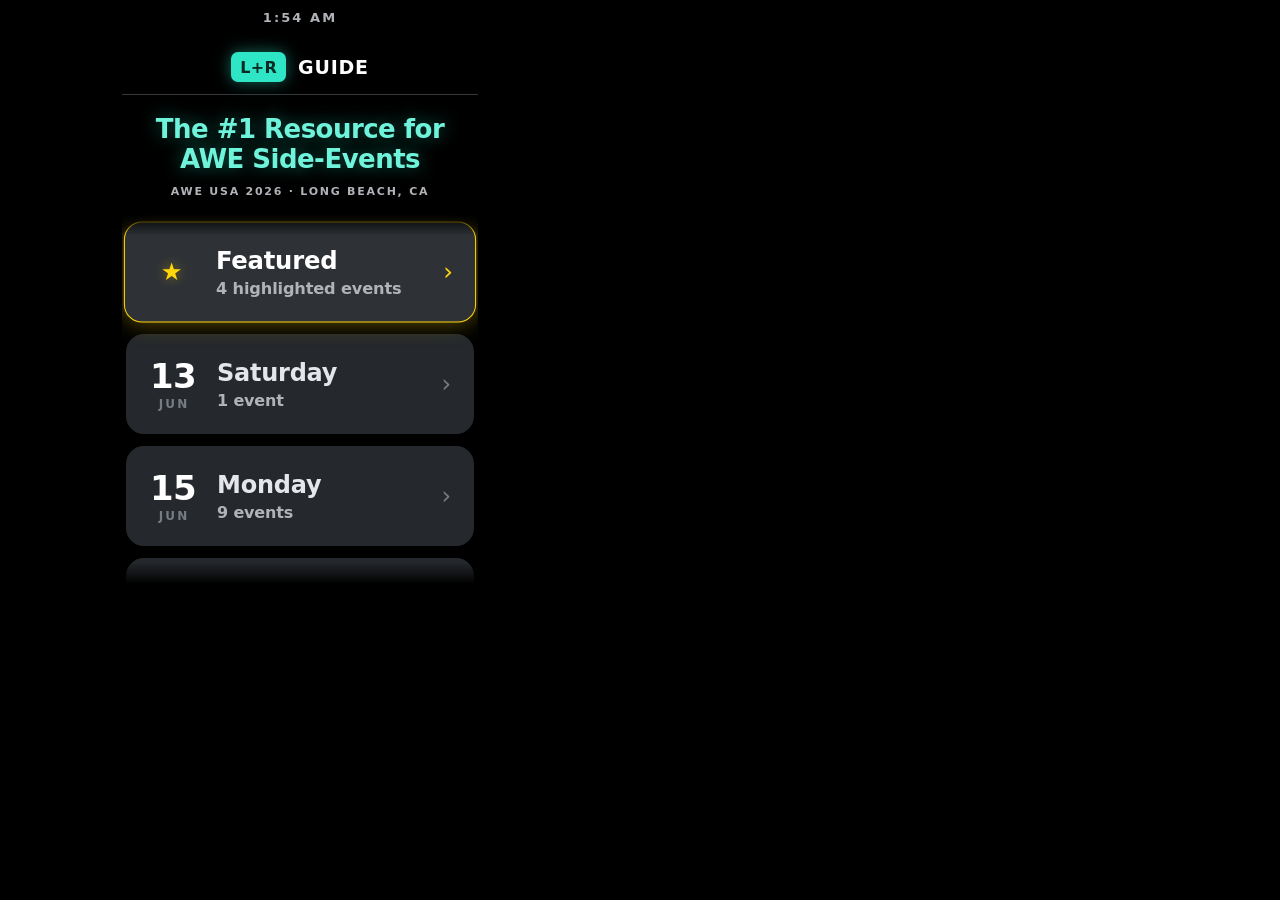
<file: awe-events/index.html>
<!DOCTYPE html>
<html lang="en">
<head>
  <meta charset="UTF-8" />
  <meta name="viewport" content="width=600, height=600, initial-scale=1.0, user-scalable=no" />
  <title>AWE Side-Events · HUD</title>
  <link rel="icon" type="image/svg+xml" href="favicon.svg">
  <link rel="stylesheet" href="styles.css" />
<script defer src="https://cloud.umami.is/script.js" data-website-id="be32beae-a2a9-423f-b55d-e646ec260f93"></script>
</head>
<body>
<div id="app">

  <!-- persistent ambient clock, shown on every screen -->
  <div class="statusbar"><span class="clock" id="clock">--:--</span></div>

  <!-- ===========================================================
       HOME — day picker
       =========================================================== -->
  <section id="home" class="screen">
    <header class="topbar">
      <span class="brand-mark">L+R</span>
      <span class="brand-text">GUIDE</span>
    </header>

    <div class="hero">
      <div class="hero-title">The #1 Resource for<br>AWE Side&#8209;Events</div>
      <div class="hero-sub">AWE USA 2026 · Long Beach, CA</div>
    </div>

    <ul class="day-list" id="day-list"><!-- populated by JS --></ul>
  </section>

  <!-- ===========================================================
       LIST — events for the selected day / filter
       =========================================================== -->
  <section id="list" class="screen hidden">
    <header class="list-head">
      <span class="back-hint">◀ BACK</span>
      <span class="list-title" id="list-title">JUN 15</span>
      <span class="list-count" id="list-count">9</span>
    </header>

    <div class="event-feed-wrap">
      <ul class="event-feed" id="event-feed"><!-- populated by JS --></ul>
    </div>
  </section>

  <!-- ===========================================================
       DETAIL — single event
       =========================================================== -->
  <section id="detail" class="screen hidden">
    <header class="detail-head">
      <span class="back-hint">◀ BACK</span>
      <span class="detail-day" id="detail-day">JUN 15</span>
      <span class="detail-star" id="detail-star">★</span>
    </header>

    <div class="detail-body">
      <div class="detail-time" id="detail-time">9:30 AM</div>
      <div class="detail-name" id="detail-name">Event name</div>

      <div class="detail-meta">
        <div class="meta-row">
          <span class="meta-ico">🗓</span>
          <span class="meta-val" id="detail-date">Mon, Jun 15</span>
        </div>
        <div class="meta-row">
          <span class="meta-ico">⏱</span>
          <span class="meta-val" id="detail-full-time">9:30 AM – 11:30 AM PDT</span>
        </div>
        <div class="meta-row">
          <span class="meta-ico">📍</span>
          <span class="meta-val">Long Beach, CA</span>
        </div>
      </div>

      <div class="detail-tag" id="detail-tag">FREE · RSVP</div>
    </div>
  </section>

</div>
<script src="app.js"></script>
</body>
</html>
</file>
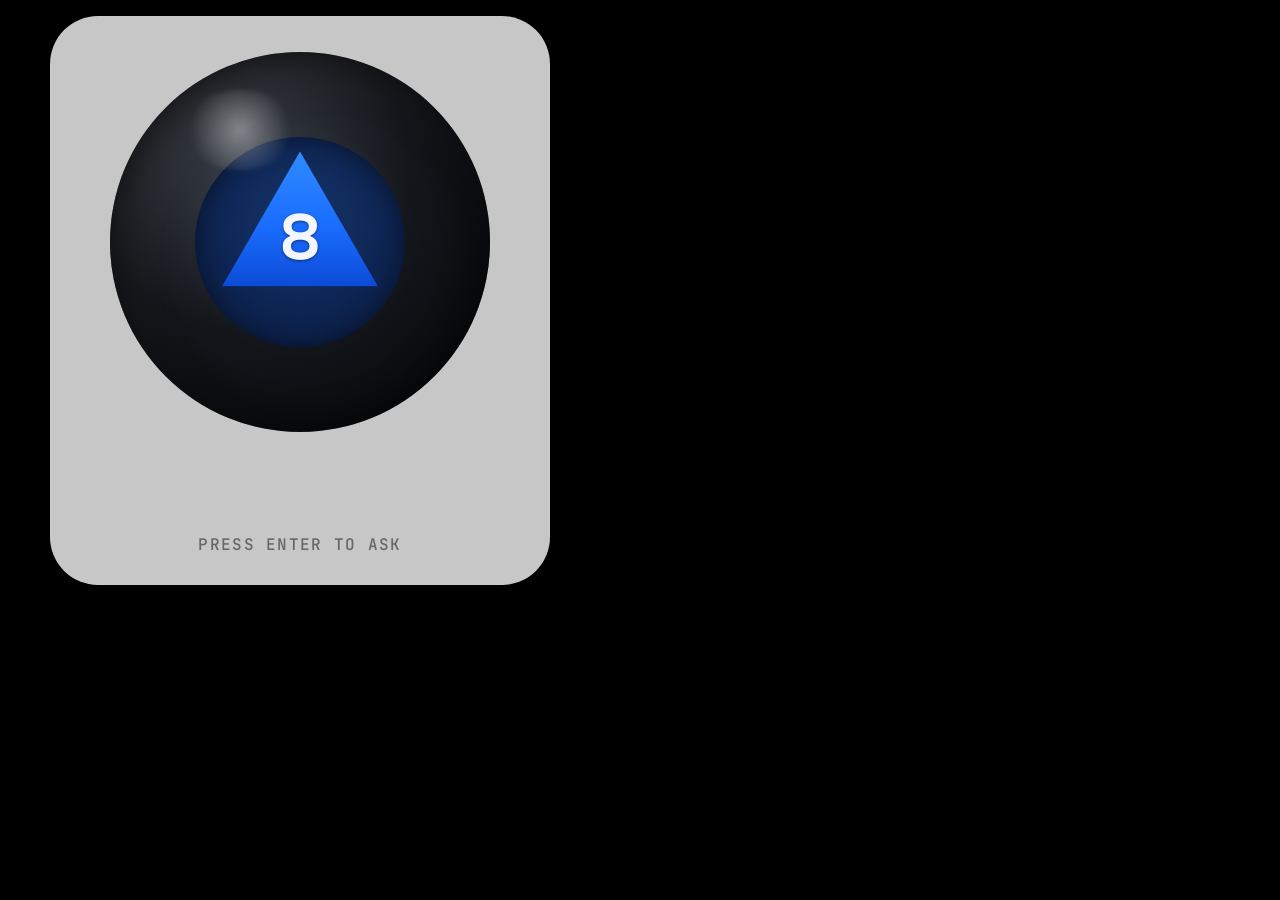
<file: ballsy-8/index.html>
<!DOCTYPE html>
<html lang="en">
<head>
  <meta charset="UTF-8" />
  <meta name="viewport" content="width=600, height=600, initial-scale=1" />
  <title>Ballsy 8</title>
  <link rel="icon" href="favicon.svg" type="image/svg+xml" />
  <link rel="preconnect" href="https://fonts.googleapis.com" />
  <link rel="preconnect" href="https://fonts.gstatic.com" crossorigin />
  <link href="https://fonts.googleapis.com/css2?family=JetBrains+Mono:wght@500&family=Space+Grotesk:wght@500;700&display=swap" rel="stylesheet" />
  <link rel="stylesheet" href="styles.css" />
</head>
<body>
  <main class="stage">
    <div class="plate">
      <div class="ball" id="ball">
        <div class="ball-fill"></div>
        <div class="window">
          <div class="triangle">
            <p class="answer eight" id="answer">8</p>
          </div>
        </div>
      </div>
      <p class="caption" id="caption"></p>
      <p class="hint" id="hint">Press Enter to ask</p>
    </div>
  </main>
  <script src="app.js"></script>
</body>
</html>
</file>
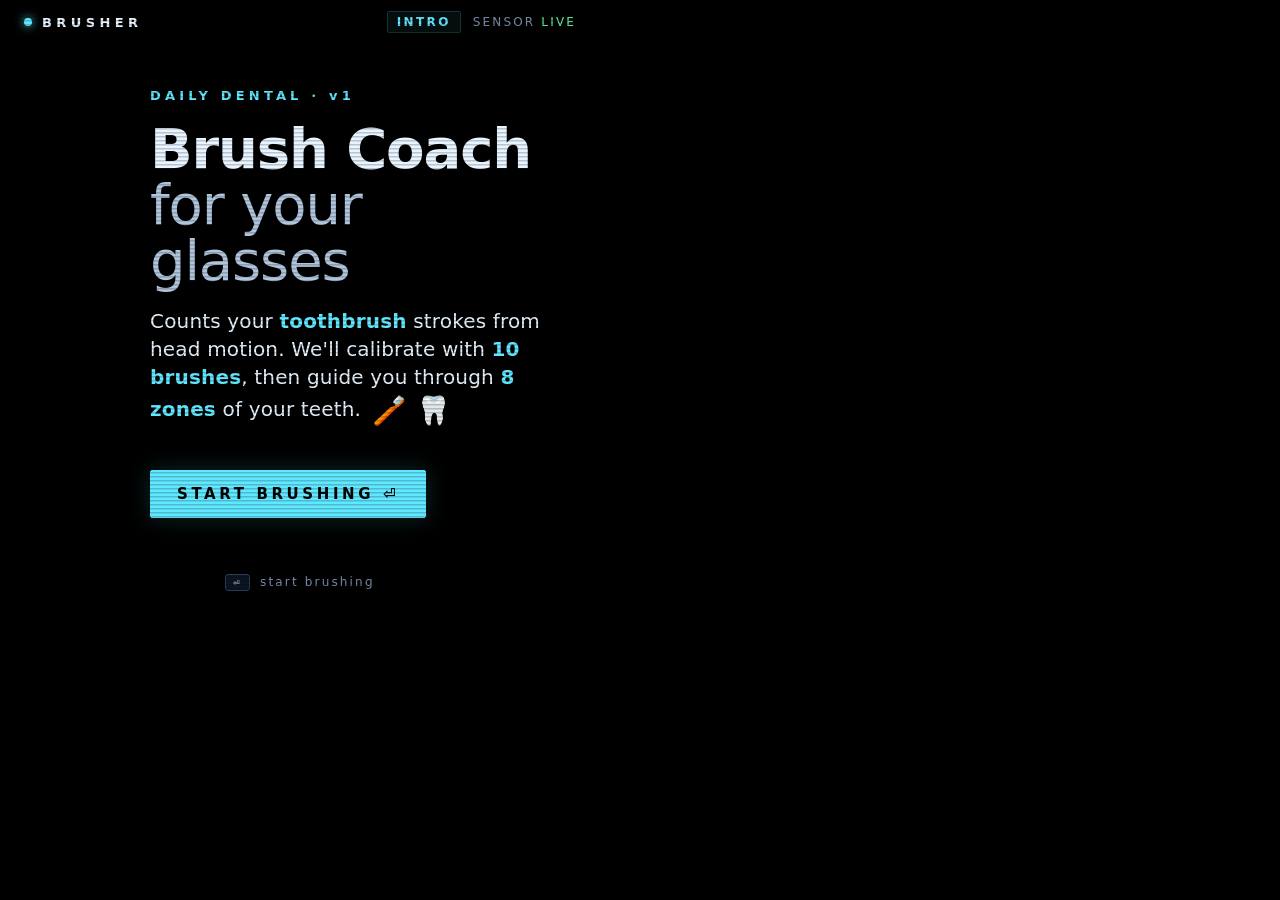
<file: brusher/index.html>
<!DOCTYPE html>
<html lang="en">
<head>
<meta charset="UTF-8" />
<meta name="viewport" content="width=600, initial-scale=1" />
<title>Brusher · Brush Coach</title>
<link rel="stylesheet" href="styles.css" />
<script defer src="https://cloud.umami.is/script.js" data-website-id="be32beae-a2a9-423f-b55d-e646ec260f93"></script>
</head>
<body>
<div id="app">

  <!-- ─── TOP BAR ─────────────────────────────────────── -->
  <header class="topbar">
    <div class="brand">
      <span class="brand-dot"></span>
      <span class="brand-name">BRUSHER</span>
    </div>
    <div class="topbar-right">
      <span class="phase-pill" id="phase-pill">INTRO</span>
      <span class="sensor-pill" id="sensor-pill">SENSOR <em>—</em></span>
    </div>
  </header>

  <!-- ─── INTRO SCREEN ────────────────────────────────── -->
  <section class="screen" id="screen-intro">
    <div class="intro-block">
      <div class="eyebrow">DAILY DENTAL · v1</div>
      <h1 class="big-title">Brush Coach<br/><span class="thin">for your glasses</span></h1>
      <p class="lede">
        Counts your <b>toothbrush</b> strokes from head motion. We'll calibrate with <b>10 brushes</b>, then guide you through <b>8 zones</b> of your teeth. <span class="emoji">🪥&nbsp;🦷</span>
      </p>
      <div class="cta-row">
        <button class="primary focused" id="intro-begin" data-action="begin">START BRUSHING  ⏎</button>
      </div>
    </div>
  </section>

  <!-- ─── TRAINING SCREEN ─────────────────────────────── -->
  <section class="screen train-screen hidden" id="screen-train">
    <div class="train-stack">
      <div class="train-eyebrow">CALIBRATION</div>
      <div class="train-headline">Brush 10 strokes.</div>
      <div class="train-count">
        <span id="train-count">0</span><span class="train-of"> / 10</span>
      </div>
      <div class="train-progress"><div class="count-bar-fill" id="train-fill"></div></div>
      <div class="signal-row centered">
        <div class="signal-label">SIGNAL</div>
        <div class="signal-meter"><div class="signal-meter-fill" id="signal-fill"></div></div>
      </div>
    </div>
  </section>

  <!-- ─── READY SCREEN ────────────────────────────────── -->
  <section class="screen hidden" id="screen-ready">
    <div class="intro-block">
      <div class="eyebrow good">CALIBRATED</div>
      <h1 class="big-title">All set.<br/><span class="thin">Wet the bristles.</span></h1>
      <div class="ready-stats">
        <div class="ready-stat"><div class="ready-stat-k">ZONES</div><div class="ready-stat-v" id="ready-zones">8</div></div>
        <div class="ready-stat"><div class="ready-stat-k">PER ZONE</div><div class="ready-stat-v" id="ready-target">18</div></div>
      </div>
      <div class="cta-row">
        <button class="primary focused" id="ready-start" data-action="start">START BRUSHING  ⏎</button>
      </div>
    </div>
  </section>

  <!-- ─── BRUSHING SCREEN ─────────────────────────────── -->
  <section class="screen brush-screen hidden" id="screen-brush">

    <!-- top row: metrics (left) + big stroke count (right) -->
    <div class="brush-top">
      <div class="brush-metrics">
        <div class="bm-row"><span class="bm-k">TIME</span> <span class="bm-v" id="brush-time">0:00</span></div>
        <div class="bm-row"><span class="bm-k">TOTAL</span> <span class="bm-v" id="brush-total">0</span></div>
        <div class="bm-row"><span class="bm-k">PACE</span> <span class="bm-v" id="brush-pace">—</span></div>
      </div>
      <div class="brush-count-block">
        <div class="big-count-num" id="brush-count">0</div>
        <div class="big-count-of">/<span id="brush-target">18</span></div>
      </div>
    </div>

    <!-- center: big mouth diagram -->
    <div class="brush-mid">
      <svg class="mouth big" viewBox="0 0 260 320" id="mouth-svg" aria-hidden="true">
        <path id="z-u-r-out" class="arch outer" d="M 30 100 Q 50 60 110 50" />
        <path id="z-u-f-out" class="arch outer" d="M 110 50 Q 130 46 150 50" />
        <path id="z-u-l-out" class="arch outer" d="M 150 50 Q 210 60 230 100" />
        <path id="z-u-in"    class="arch inner" d="M 60 110 Q 130 78 200 110" />
        <path class="tongue" d="M 60 168 Q 130 196 200 168 Q 130 192 60 168 Z" />
        <path id="z-l-l-out" class="arch outer" d="M 30 230 Q 50 270 110 280" />
        <path id="z-l-f-out" class="arch outer" d="M 110 280 Q 130 284 150 280" />
        <path id="z-l-r-out" class="arch outer" d="M 150 280 Q 210 270 230 230" />
        <path id="z-l-in"    class="arch inner" d="M 60 220 Q 130 254 200 220" />
        <circle class="mid-dot" cx="130" cy="165" r="2.5" />
      </svg>
    </div>

    <!-- bottom: zone title centered, big -->
    <div class="brush-bottom">
      <div class="zone-eyebrow"><span id="zone-num">1</span> / <span id="zone-total">8</span></div>
      <div class="zone-label" id="zone-label">UPPER · BACK RIGHT</div>
      <div class="zone-sub" id="zone-sub">OUTER SURFACE</div>
      <div class="count-bar tall"><div class="count-bar-fill" id="brush-fill"></div></div>
    </div>

  </section>

  <!-- ─── DONE SCREEN ─────────────────────────────────── -->
  <section class="screen hidden" id="screen-done">
    <div class="intro-block">
      <div class="eyebrow good">COMPLETE</div>
      <h1 class="big-title">Nice work.</h1>
      <div class="result-grid">
        <div class="result">
          <div class="result-k">STROKES</div>
          <div class="result-v" id="done-strokes">144</div>
        </div>
        <div class="result">
          <div class="result-k">TIME</div>
          <div class="result-v" id="done-time">0:00</div>
        </div>
        <div class="result">
          <div class="result-k">PACE</div>
          <div class="result-v" id="done-pace">—</div>
        </div>
      </div>
      <div class="cta-row" id="done-cta">
        <button class="primary focused" data-action="restart">BRUSH AGAIN</button>
        <button class="secondary" data-action="recalibrate">RE-CALIBRATE</button>
      </div>
    </div>
  </section>

  <!-- ─── ZONE-COMPLETE POPOVER ───────────────────────── -->
  <div class="overlay big-overlay hidden" id="zone-complete-overlay">
    <div class="big-overlay-inner">
      <div class="big-check">✓</div>
      <div class="big-overlay-eyebrow">ZONE <span id="complete-zone-num">1</span> COMPLETE</div>
      <div class="big-overlay-next-label">NEXT</div>
      <div class="big-overlay-zone-name" id="complete-next-name">UPPER · FRONT</div>
      <div class="big-overlay-zone-sub" id="complete-next-sub">OUTER SURFACE</div>
    </div>
  </div>

  <!-- ─── PERMISSION OVERLAY (iOS) ────────────────────── -->
  <div class="overlay hidden" id="perm-overlay">
    <div class="overlay-card">
      <div class="eyebrow">PERMISSION</div>
      <h2 class="med-title">Motion access</h2>
      <p class="muted">Brusher uses head-motion telemetry from your glasses to count brushstrokes. Press <b>Enter</b> to allow.</p>
      <button class="primary focused" id="perm-grant">GRANT ACCESS  ⏎</button>
    </div>
  </div>

  <!-- ─── BOTTOM HINT BAR (filled by JS per phase) ────── -->
  <footer class="hintbar" id="hintbar"></footer>

</div>
<script src="app.js"></script>
</body>
</html>
</file>
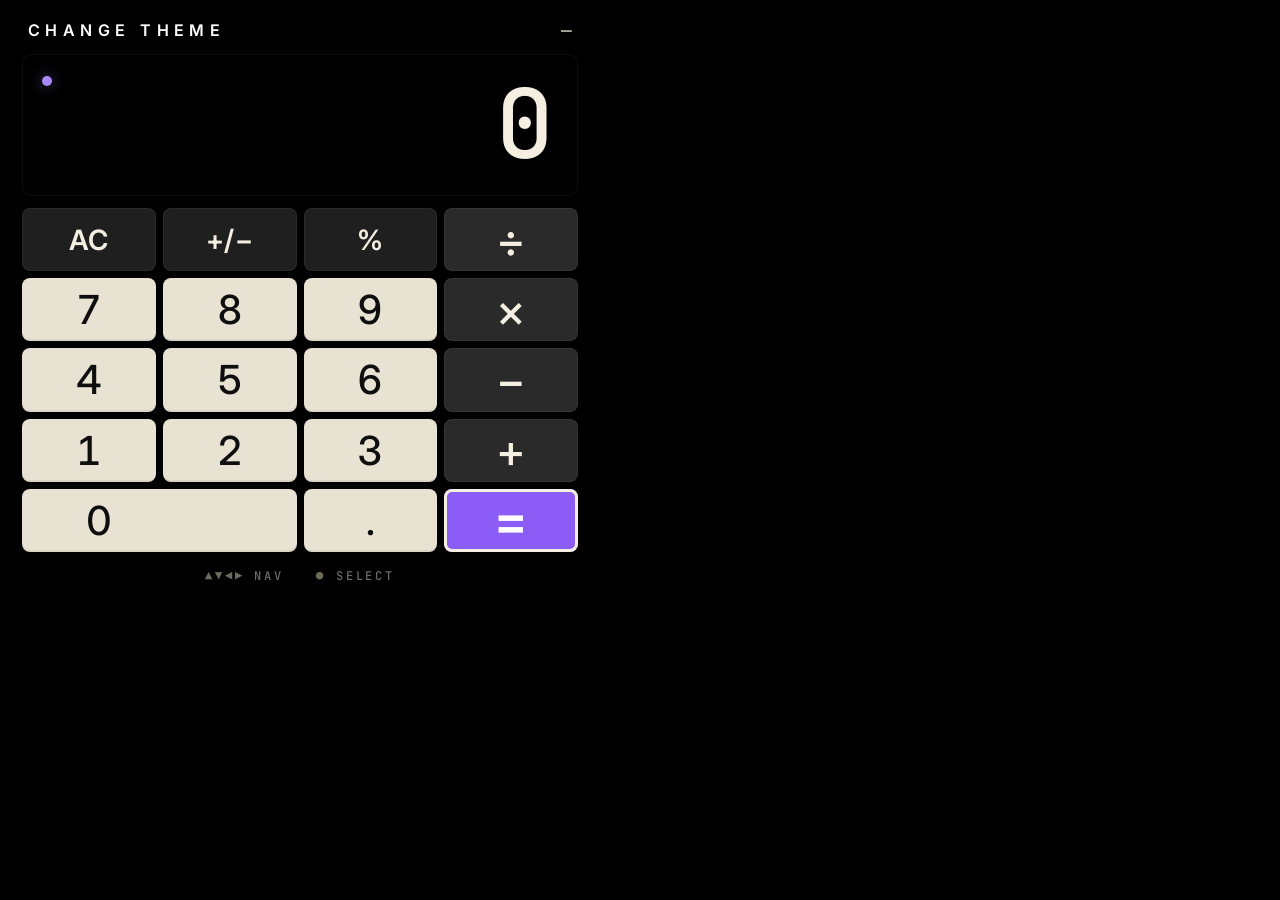
<file: calculator/index.html>
<!DOCTYPE html>
<html lang="en">
<head>
  <meta charset="UTF-8" />
  <meta name="viewport" content="width=600, height=600, initial-scale=1.0, user-scalable=no" />
  <title>Calculator</title>
  <link rel="preconnect" href="https://fonts.googleapis.com">
  <link rel="preconnect" href="https://fonts.gstatic.com" crossorigin>
  <link href="https://fonts.googleapis.com/css2?family=Inter:wght@400;500;600&family=JetBrains+Mono:wght@400;500;600&display=swap" rel="stylesheet">
  <link rel="stylesheet" href="styles.css" />
<script defer src="https://cloud.umami.is/script.js" data-website-id="be32beae-a2a9-423f-b55d-e646ec260f93"></script>
</head>
<body data-theme="braun">
  <main class="stage">
    <section class="screen">
      <header class="bar">
        <button class="tag" id="theme-tag" type="button" aria-label="Cycle theme" data-focusable data-key="theme" data-row="-1" data-col="0">Change Theme</button>
        <span class="tag accent" id="expression">—</span>
      </header>

      <div class="display">
        <div class="result" id="result">0</div>
      </div>

      <div class="pad" id="pad">
        <button class="key fn" data-focusable data-key="ac" data-row="0" data-col="0">AC</button>
        <button class="key fn" data-focusable data-key="sign" data-row="0" data-col="1">+/−</button>
        <button class="key fn" data-focusable data-key="percent" data-row="0" data-col="2">%</button>
        <button class="key op" data-focusable data-key="/" data-row="0" data-col="3">÷</button>

        <button class="key" data-focusable data-key="7" data-row="1" data-col="0">7</button>
        <button class="key" data-focusable data-key="8" data-row="1" data-col="1">8</button>
        <button class="key" data-focusable data-key="9" data-row="1" data-col="2">9</button>
        <button class="key op" data-focusable data-key="*" data-row="1" data-col="3">×</button>

        <button class="key" data-focusable data-key="4" data-row="2" data-col="0">4</button>
        <button class="key" data-focusable data-key="5" data-row="2" data-col="1">5</button>
        <button class="key" data-focusable data-key="6" data-row="2" data-col="2">6</button>
        <button class="key op" data-focusable data-key="-" data-row="2" data-col="3">−</button>

        <button class="key" data-focusable data-key="1" data-row="3" data-col="0">1</button>
        <button class="key" data-focusable data-key="2" data-row="3" data-col="1">2</button>
        <button class="key" data-focusable data-key="3" data-row="3" data-col="2">3</button>
        <button class="key op" data-focusable data-key="+" data-row="3" data-col="3">+</button>

        <button class="key wide" data-focusable data-key="0" data-row="4" data-col="0">0</button>
        <button class="key" data-focusable data-key="." data-row="4" data-col="2">.</button>
        <button class="key op primary" data-focusable data-key="=" data-row="4" data-col="3">=</button>
      </div>

      <footer class="hints">
        <span class="hint">▲▼◀▶ NAV</span>
        <span class="hint">● SELECT</span>
      </footer>
    </section>
  </main>
  <script src="app.js"></script>
</body>
</html>
</file>
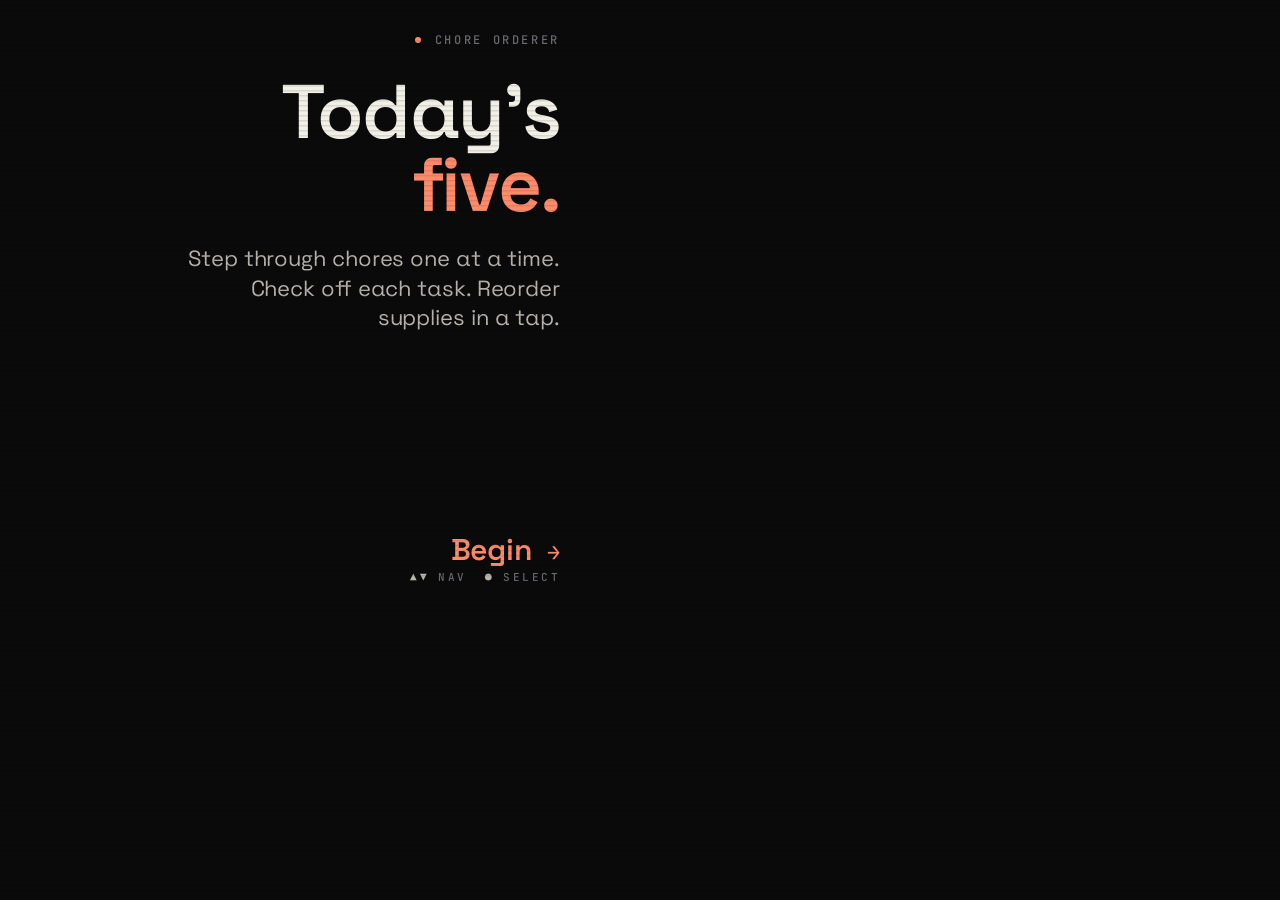
<file: chores/index.html>
<!DOCTYPE html>
<html lang="en">
<head>
  <meta charset="UTF-8" />
  <meta name="viewport" content="width=600, height=600, initial-scale=1.0, user-scalable=no" />
  <title>Chore Orderer</title>
  <link rel="preconnect" href="https://fonts.googleapis.com">
  <link rel="preconnect" href="https://fonts.gstatic.com" crossorigin>
  <link href="https://fonts.googleapis.com/css2?family=Space+Grotesk:wght@400;500;600;700&family=JetBrains+Mono:wght@400;500;600&display=swap" rel="stylesheet">
  <link rel="stylesheet" href="styles.css" />
<script defer src="https://cloud.umami.is/script.js" data-website-id="be32beae-a2a9-423f-b55d-e646ec260f93"></script>
</head>
<body>
  <div id="app">

    <!-- ─────────── Intro ─────────── -->
    <section id="intro" class="screen">
      <header class="head">
        <span class="dot"></span>
        <span>Chore Orderer</span>
      </header>

      <h1 class="intro-title">
        Today's
        <span class="accent">five.</span>
      </h1>

      <p class="intro-explainer">
        Step through chores one at a time. Check off each task. Reorder supplies in a tap.
      </p>

      <div class="actions">
        <button class="btn primary" data-focusable data-action="start">
          Begin<span class="glyph">→</span>
        </button>
      </div>

      <div class="hints">
        <span><span class="key">▲▼</span> NAV</span>
        <span><span class="key">●</span> SELECT</span>
      </div>
    </section>

    <!-- ─────────── Chore ─────────── -->
    <section id="chore" class="screen hidden">
      <header class="head">
        <span class="dot"></span>
        <span class="step" id="choreStep">Chore 1 of 5</span>
        <span class="time" id="choreTime">~ 20 min</span>
      </header>

      <h2 class="chore-title" id="choreTitle"></h2>

      <div class="label">Tasks</div>
      <ol class="tasks" id="tasksList"></ol>

      <div class="label" id="ordersLabel">Reorder supplies</div>
      <ul class="orders" id="ordersList"></ul>

      <div class="actions" id="choreActions"></div>

      <div class="toast" id="toast"></div>
    </section>

    <!-- ─────────── Amazon loader overlay ─────────── -->
    <div id="loader" class="overlay hidden">
      <header class="head">
        <span class="dot loader-dot"></span>
        <span>Amazon</span>
      </header>
      <div class="loader-item" id="loaderItem"></div>
      <div class="loader-msg" id="loaderMsg"></div>
      <div class="loader-track">
        <div class="loader-bar" id="loaderBar"></div>
      </div>
    </div>

    <!-- ─────────── Product detail overlay ─────────── -->
    <div id="pdp" class="overlay hidden">
      <header class="head">
        <span class="dot"></span>
        <span class="pdp-back">← BACK</span>
      </header>
      <div class="pdp-emoji" id="pdpEmoji"></div>
      <div class="pdp-title" id="pdpTitle"></div>
      <div class="pdp-desc"  id="pdpDesc"></div>
      <div class="pdp-price" id="pdpPrice"></div>
      <div class="actions">
        <button class="btn complete" id="pdpBuy" data-focusable>
          Buy Now<span class="glyph">→</span>
        </button>
      </div>
      <div class="pdp-confirm" id="pdpConfirm">
        <div class="pdp-check">✓</div>
        <div class="pdp-confirm-label">Purchased</div>
      </div>
    </div>

    <!-- ─────────── Done ─────────── -->
    <section id="done" class="screen hidden">
      <header class="head">
        <span class="dot"></span>
        <span>All clear</span>
      </header>

      <div class="done-mark">— complete —</div>
      <h2 class="done-title">Nicely done.</h2>

      <p class="done-summary" id="doneSummary"></p>

      <div class="actions">
        <button class="btn primary" data-focusable data-action="restart">
          Start over<span class="glyph">↻</span>
        </button>
      </div>

      <div class="hints">
        <span><span class="key">●</span> SELECT</span>
      </div>
    </section>

  </div>
  <script src="app.js"></script>
</body>
</html>
</file>
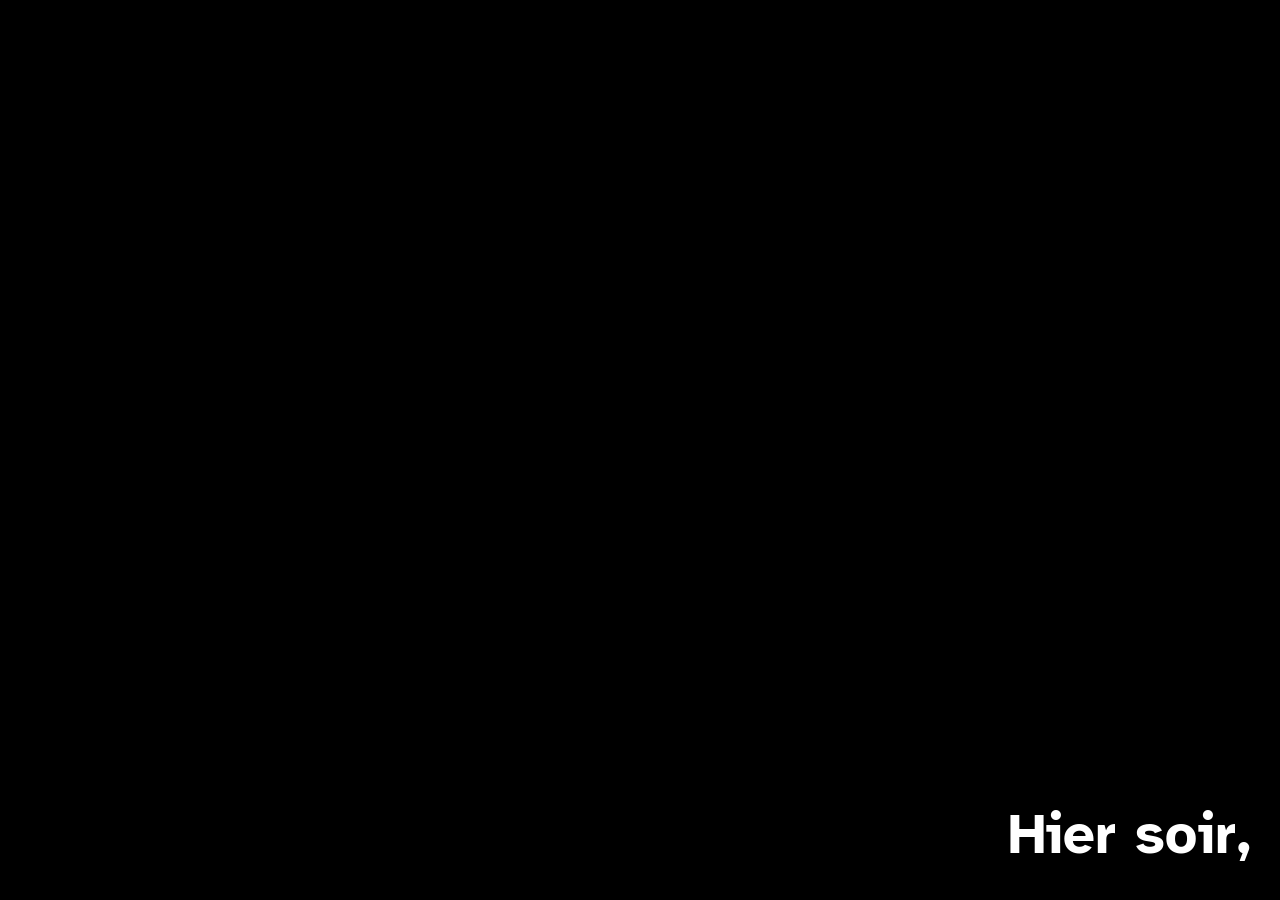
<file: conversational/index.html>
<!DOCTYPE html>
<html lang="en">
<head>
  <meta charset="UTF-8" />
  <meta name="viewport" content="width=600, height=600, initial-scale=1.0, user-scalable=no" />
  <title>Conversational</title>
  <link rel="icon" type="image/svg+xml" href="favicon.svg">
  <link rel="preconnect" href="https://fonts.googleapis.com">
  <link rel="preconnect" href="https://fonts.gstatic.com" crossorigin>
  <link href="https://fonts.googleapis.com/css2?family=Atkinson+Hyperlegible:ital,wght@0,400;0,700;1,400;1,700&display=swap" rel="stylesheet">
  <link rel="stylesheet" href="styles.css" />
<script defer src="https://cloud.umami.is/script.js" data-website-id="be32beae-a2a9-423f-b55d-e646ec260f93"></script>
</head>
<body>
<div id="app">
  <section class="transcript" id="transcript">
    <!-- conversation lines injected here -->
  </section>
  <div class="toast" id="toast"></div>
</div>
<script src="app.js"></script>
</body>
</html>
</file>
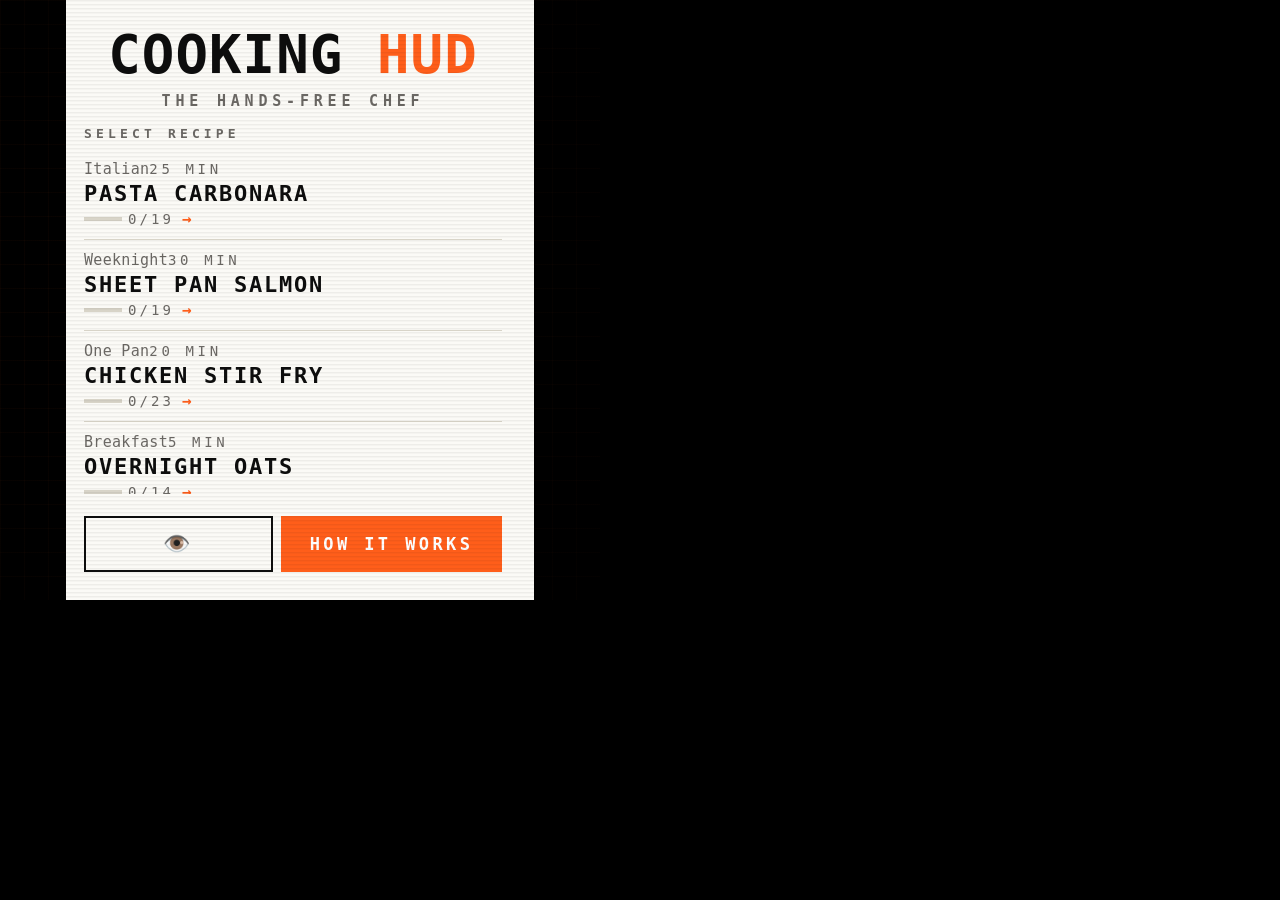
<file: cooking-hud/index.html>
<!DOCTYPE html>
<html lang="en">
<head>
  <meta charset="UTF-8">
  <meta name="viewport" content="width=600, height=600, initial-scale=1.0, user-scalable=no">
  <title>Cooking HUD</title>
  <link rel="stylesheet" href="styles.css">
<script defer src="https://cloud.umami.is/script.js" data-website-id="be32beae-a2a9-423f-b55d-e646ec260f93"></script>
</head>
<body>

  <div id="app">

    <!-- ─────────── AMBIENT (left side / world view) ─────────── -->
    <div class="ambient" aria-hidden="true">
      <div class="amb-grid"></div>
      <div class="amb-vignette"></div>
    </div>

    <!-- ─────────── TIMER RAIL (always-on, persists across screens) ─────────── -->
    <div id="timer-rail" class="timer-rail hidden" aria-live="polite"></div>

    <!-- ─────────── HOME ─────────── -->
    <section id="home" class="screen">
      <header class="page-head">
        <div class="brand-row">
          <div class="brand-mark">COOKING HUD</div>
        </div>
        <div class="brand-tag">THE HANDS-FREE CHEF</div>
      </header>

      <div class="home-section-label">SELECT RECIPE</div>
      <div class="home-list" id="home-list"></div>

      <div class="page-actions" id="home-actions">
        <button class="btn primary focusable" data-action="show-help">HOW IT WORKS</button>
      </div>
    </section>

    <!-- ─────────── RECIPE (3 phases) ─────────── -->
    <section id="recipe" class="screen hidden">
      <header class="page-head recipe-head">
        <div class="rh-eyebrow" id="rh-eyebrow">—</div>
        <div class="rh-title" id="rh-title">—</div>
        <div class="rh-meta">
          <span id="rh-time">— MIN</span>
          <span class="dot-sep">·</span>
          SERVES <span id="rh-servings">—</span>
        </div>
      </header>

      <!-- Phase tabs -->
      <div class="phase-tabs" id="phase-tabs">
        <div class="ph-tab" data-phase="shop">
          <span class="pt-num">01</span>
          <span class="pt-label">SHOP</span>
          <span class="pt-prog" id="pt-prog-shop">0/0</span>
        </div>
        <div class="ph-tab" data-phase="prep">
          <span class="pt-num">02</span>
          <span class="pt-label">PREP</span>
          <span class="pt-prog" id="pt-prog-prep">0/0</span>
        </div>
        <div class="ph-tab" data-phase="cook">
          <span class="pt-num">03</span>
          <span class="pt-label">COOK</span>
          <span class="pt-prog" id="pt-prog-cook">0/0</span>
        </div>
      </div>

      <!-- Phase stage -->
      <div class="phase-stage" id="phase-stage">
        <div class="phase phase-shop" id="phase-shop"></div>
        <div class="phase phase-prep hidden" id="phase-prep"></div>
        <div class="phase phase-cook hidden" id="phase-cook"></div>
      </div>

      <!-- Phase complete banner (shown when all items in current phase are done) -->
      <div class="phase-banner hidden" id="phase-banner">
        <span class="pb-tick">✓</span>
        <span class="pb-text" id="pb-text">PHASE COMPLETE</span>
      </div>

      <!-- Footer hints + back (no NEXT button — phases auto-advance) -->
      <div class="recipe-footer">
        <button class="btn ghost focusable" data-action="go-home">&#8592; EXIT</button>
        <div class="phase-hint" id="phase-hint">
          <span class="hint-arrow">&#8592;</span>
          <span class="hint-arrow">&#8594;</span>
          <span class="hint-text">SWIPE PHASE</span>
        </div>
      </div>
    </section>

    <!-- ─────────── HELP ─────────── -->
    <section id="help" class="screen hidden">
      <header class="page-head">
        <div class="page-title">HOW IT WORKS</div>
        <div class="page-meta">v1</div>
      </header>

      <div class="help-list">
        <div class="help-row">
          <div class="help-keys">
            <span class="key-glyph">&#8593;</span>
            <span class="key-glyph">&#8595;</span>
          </div>
          <div class="help-body">
            <div class="help-title">SCROLL ITEMS</div>
            <div class="help-sub">Move focus within a phase</div>
          </div>
        </div>
        <div class="help-row">
          <div class="help-keys">
            <span class="key-glyph">&#8592;</span>
            <span class="key-glyph">&#8594;</span>
          </div>
          <div class="help-body">
            <div class="help-title">CHANGE PHASE</div>
            <div class="help-sub">Shop · Prep · Cook</div>
          </div>
        </div>
        <div class="help-row">
          <div class="help-keys">
            <span class="key-glyph wide">TAP</span>
          </div>
          <div class="help-body">
            <div class="help-title">CHECK / UNCHECK</div>
            <div class="help-sub">Toggle the focused item</div>
          </div>
        </div>
        <div class="help-row">
          <div class="help-keys">
            <span class="key-glyph timer-key">▶</span>
          </div>
          <div class="help-body">
            <div class="help-title">START A TIMER</div>
            <div class="help-sub">Tap a cook step — auto-checks when time's up</div>
          </div>
        </div>
      </div>

      <div class="page-actions">
        <button class="btn primary focusable" data-action="go-home">GOT IT</button>
      </div>
    </section>

    <!-- ─────────── TOAST ─────────── -->
    <div id="toast" class="toast hidden"></div>

    <!-- ─────────── CONFIRM OVERLAY ─────────── -->
    <div id="confirm" class="overlay hidden">
      <div class="confirm-card">
        <div class="cc-msg" id="confirm-msg">Are you sure?</div>
        <div class="cc-eyebrow" id="confirm-eyebrow">CONFIRM</div>
        <div class="cc-actions">
          <button class="btn ghost focusable" data-action="confirm-no" id="confirm-no">CANCEL</button>
          <button class="btn primary focusable" data-action="confirm-yes" id="confirm-yes">CONFIRM</button>
        </div>
      </div>
    </div>

    <!-- ─────────── TIMER DONE OVERLAY ─────────── -->
    <div id="timer-alert" class="overlay timer-alert hidden">
      <div class="ta-card">
        <div class="ta-pulse"></div>
        <div class="ta-eyebrow">TIME'S UP — STEP DONE</div>
        <div class="ta-step" id="ta-step">—</div>
        <div class="ta-recipe" id="ta-recipe">—</div>
        <div class="cc-actions">
          <button class="btn primary focusable" data-action="ta-dismiss">GOT IT</button>
        </div>
      </div>
    </div>

  </div>

  <script src="data.js"></script>
  <script src="app.js"></script>
</body>
</html>
</file>
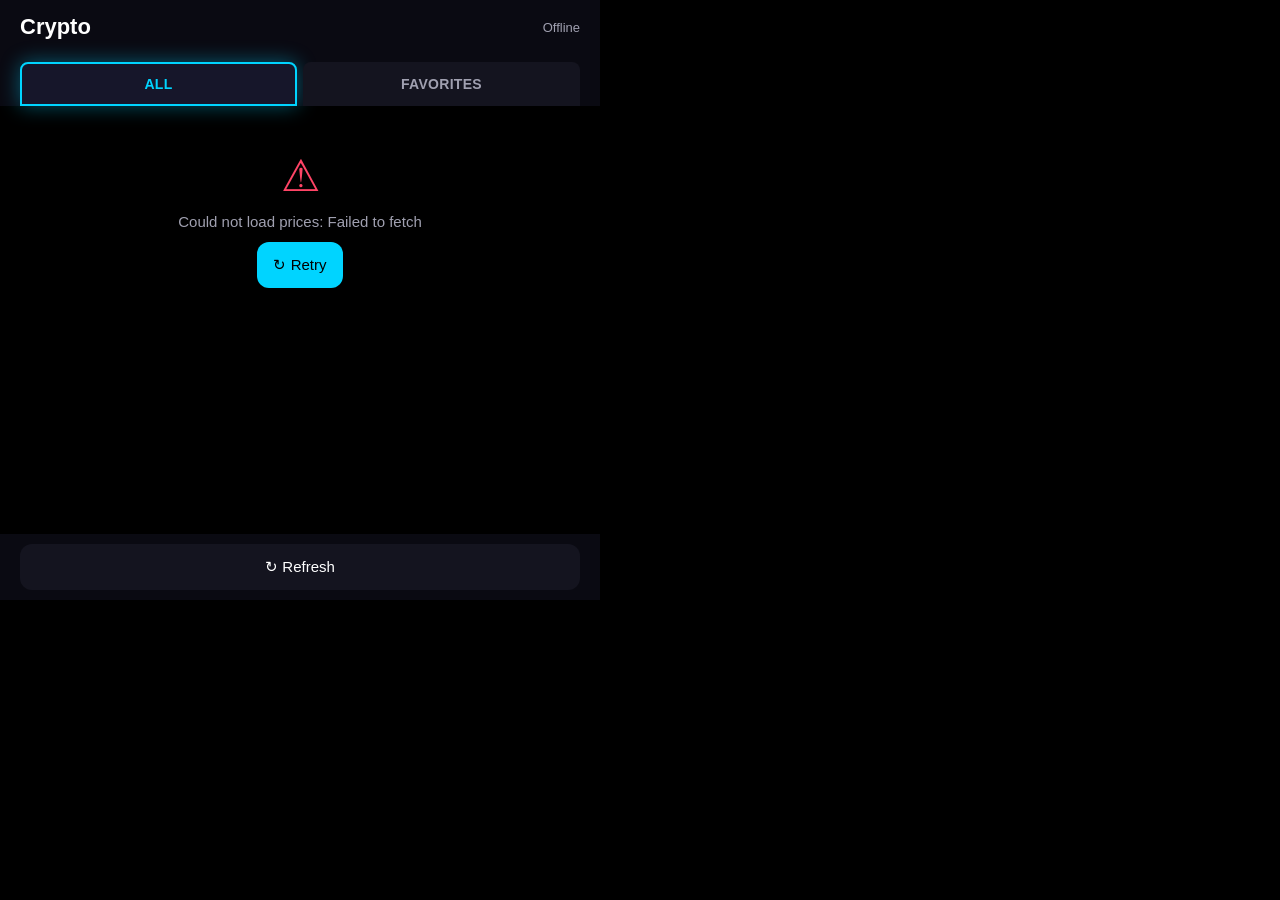
<file: crypto-tracker/index.html>
<!DOCTYPE html>
<html lang="en">
<head>
  <meta charset="UTF-8">
  <meta name="viewport" content="width=600, height=600, initial-scale=1.0, user-scalable=no">
  <title>Crypto Tracker</title>
  <link rel="stylesheet" href="styles.css">
<script defer src="https://cloud.umami.is/script.js" data-website-id="be32beae-a2a9-423f-b55d-e646ec260f93"></script>
</head>
<body>
  <div id="app">

    <!-- ==================== HOME SCREEN ==================== -->
    <div id="home" class="screen">
      <header class="header">
        <h1>Crypto</h1>
        <span class="header-meta" id="status-indicator">Loading&hellip;</span>
      </header>

      <div class="tabs">
        <button class="tab focusable active" data-action="tab-all" id="tab-all">All</button>
        <button class="tab focusable" data-action="tab-favs" id="tab-favs">Favorites</button>
      </div>

      <div class="content" id="home-content">
        <div class="coin-list" id="coin-list">
          <!-- coin cards injected here -->
        </div>

        <div id="empty-favs" class="empty-container hidden">
          <div class="empty-icon">&#9734;</div>
          <div class="empty-message">No favorites yet</div>
          <div class="empty-hint">Press Enter on a coin, then star it</div>
        </div>

        <div id="loading" class="loading-container hidden">
          <div class="coin-list">
            <div class="coin-card skeleton"></div>
            <div class="coin-card skeleton"></div>
            <div class="coin-card skeleton"></div>
            <div class="coin-card skeleton"></div>
            <div class="coin-card skeleton"></div>
            <div class="coin-card skeleton"></div>
            <div class="coin-card skeleton"></div>
            <div class="coin-card skeleton"></div>
          </div>
        </div>

        <div id="error" class="error-container hidden">
          <div class="error-icon">&#9888;</div>
          <div class="error-message" id="error-message">Could not load prices</div>
          <button class="nav-item focusable primary" data-action="refresh">&#8635; Retry</button>
        </div>
      </div>

      <nav class="nav-bar">
        <button class="nav-item focusable" data-action="refresh">&#8635; Refresh</button>
      </nav>
    </div>

    <!-- ==================== DETAIL SCREEN ==================== -->
    <div id="detail" class="screen hidden">
      <header class="header">
        <button class="back-btn focusable" data-action="back">&#8592;</button>
        <h1 id="detail-title">Coin</h1>
      </header>

      <div class="content">
        <div class="detail-hero">
          <div class="detail-symbol" id="detail-symbol">&mdash;</div>
          <div class="detail-name" id="detail-name">&mdash;</div>
          <div class="detail-price" id="detail-price">$--</div>
          <div class="change-badge" id="detail-change">--%</div>
        </div>

        <div class="stat-grid">
          <div class="stat-card">
            <div class="stat-label">Price</div>
            <div class="stat-value" id="stat-price">$--</div>
          </div>
          <div class="stat-card">
            <div class="stat-label">24h Change</div>
            <div class="stat-value" id="stat-change">--%</div>
          </div>
          <div class="stat-card stat-wide">
            <div class="stat-label">Last Updated</div>
            <div class="stat-value" id="stat-updated">&mdash;</div>
          </div>
        </div>
      </div>

      <nav class="nav-bar">
        <button class="nav-item focusable primary" data-action="toggle-fav-detail" id="detail-fav-btn">
          <span id="detail-fav-icon">&#9734;</span>
          <span id="detail-fav-label">Add Favorite</span>
        </button>
        <button class="nav-item focusable" data-action="back">&#8592; Back</button>
      </nav>
    </div>

  </div>
  <script src="app.js"></script>
</body>
</html>
</file>
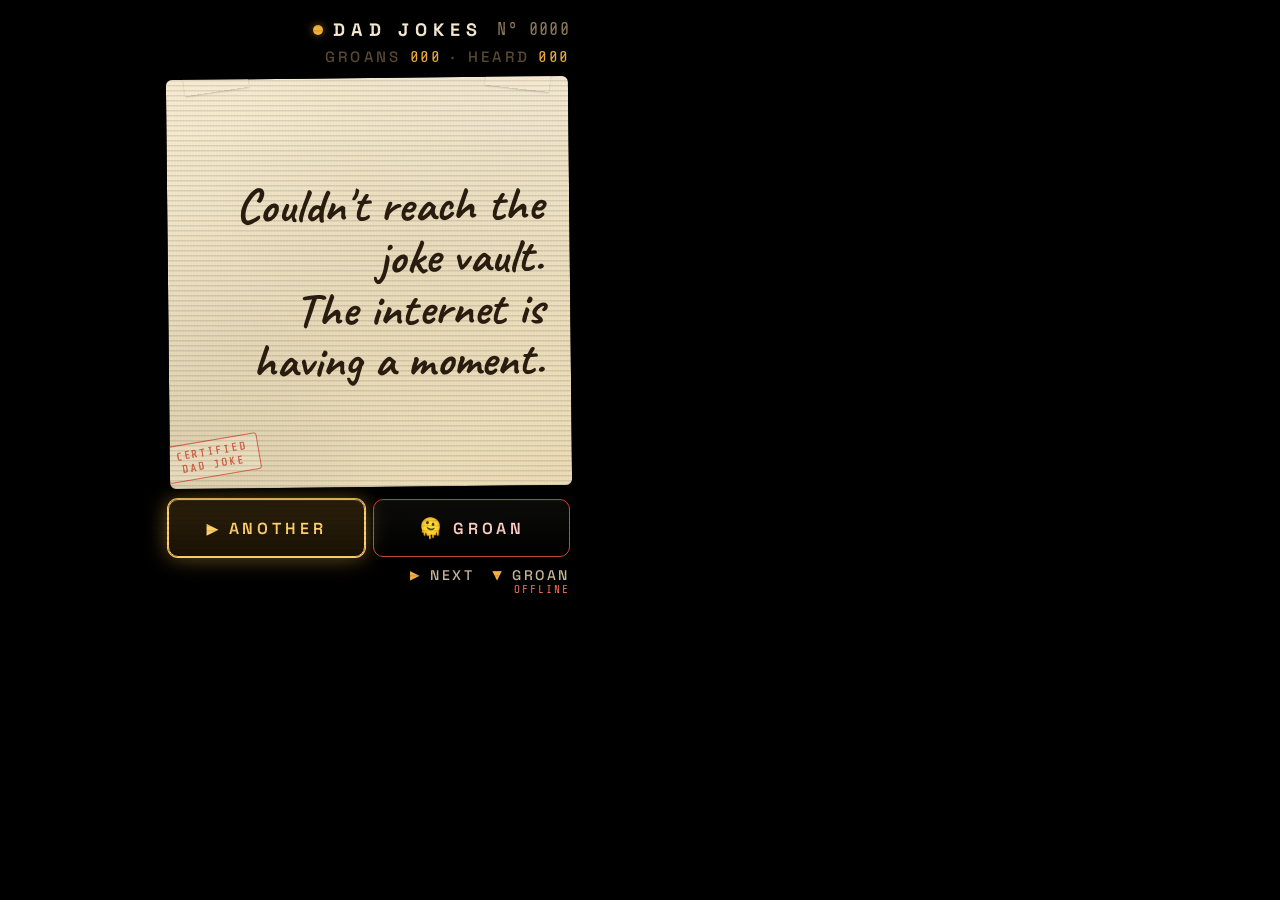
<file: dad-jokes/index.html>
<!DOCTYPE html>
<html lang="en">
<head>
  <meta charset="UTF-8" />
  <meta name="viewport" content="width=600, height=600, initial-scale=1.0, user-scalable=no" />
  <title>Dad Jokes</title>
  <link rel="preconnect" href="https://fonts.googleapis.com">
  <link rel="preconnect" href="https://fonts.gstatic.com" crossorigin>
  <link href="https://fonts.googleapis.com/css2?family=Space+Grotesk:wght@400;500;600;700&family=Share+Tech+Mono&family=Caveat:wght@500;700&family=Special+Elite&display=swap" rel="stylesheet">
  <link rel="stylesheet" href="styles.css" />
<script defer src="https://cloud.umami.is/script.js" data-website-id="be32beae-a2a9-423f-b55d-e646ec260f93"></script>
</head>
<body>
  <div id="app">

    <section id="stage" class="screen">

      <header class="head">
        <span class="dot"></span>
        <span class="brand">DAD&nbsp;JOKES</span>
        <span class="serial" id="serial">N°&nbsp;0001</span>
      </header>

      <div class="meta-row">
        <span class="meta-label">GROANS</span>
        <span class="meta-value" id="groanCount">0</span>
        <span class="meta-sep">·</span>
        <span class="meta-label">HEARD</span>
        <span class="meta-value" id="heardCount">0</span>
      </div>

      <div class="card-wrap">
        <div class="card" id="jokeCard">
          <div class="card-tape card-tape-l" aria-hidden="true"></div>
          <div class="card-tape card-tape-r" aria-hidden="true"></div>
          <div class="card-stamp" aria-hidden="true">CERTIFIED<br/>DAD JOKE</div>

          <div class="card-inner">
            <div class="card-joke" id="jokeText">Loading a fresh one…</div>
          </div>
        </div>
      </div>

      <div class="actions">
        <button class="btn btn-primary focusable" data-action="another" id="anotherBtn" aria-label="Another joke">
          <span class="btn-glyph">▶</span>
          <span class="btn-label">ANOTHER</span>
        </button>
        <button class="btn btn-secondary focusable" data-action="groan" id="groanBtn" aria-label="Groan">
          <span class="btn-glyph">🫠</span>
          <span class="btn-label">GROAN</span>
        </button>
      </div>

      <div class="hints">
        <span><span class="key">▶</span>&nbsp;NEXT</span>
        <span><span class="key">▼</span>&nbsp;GROAN</span>
      </div>

      <div class="status" id="status" aria-live="polite"></div>

    </section>

  </div>
  <script src="app.js"></script>
</body>
</html>
</file>
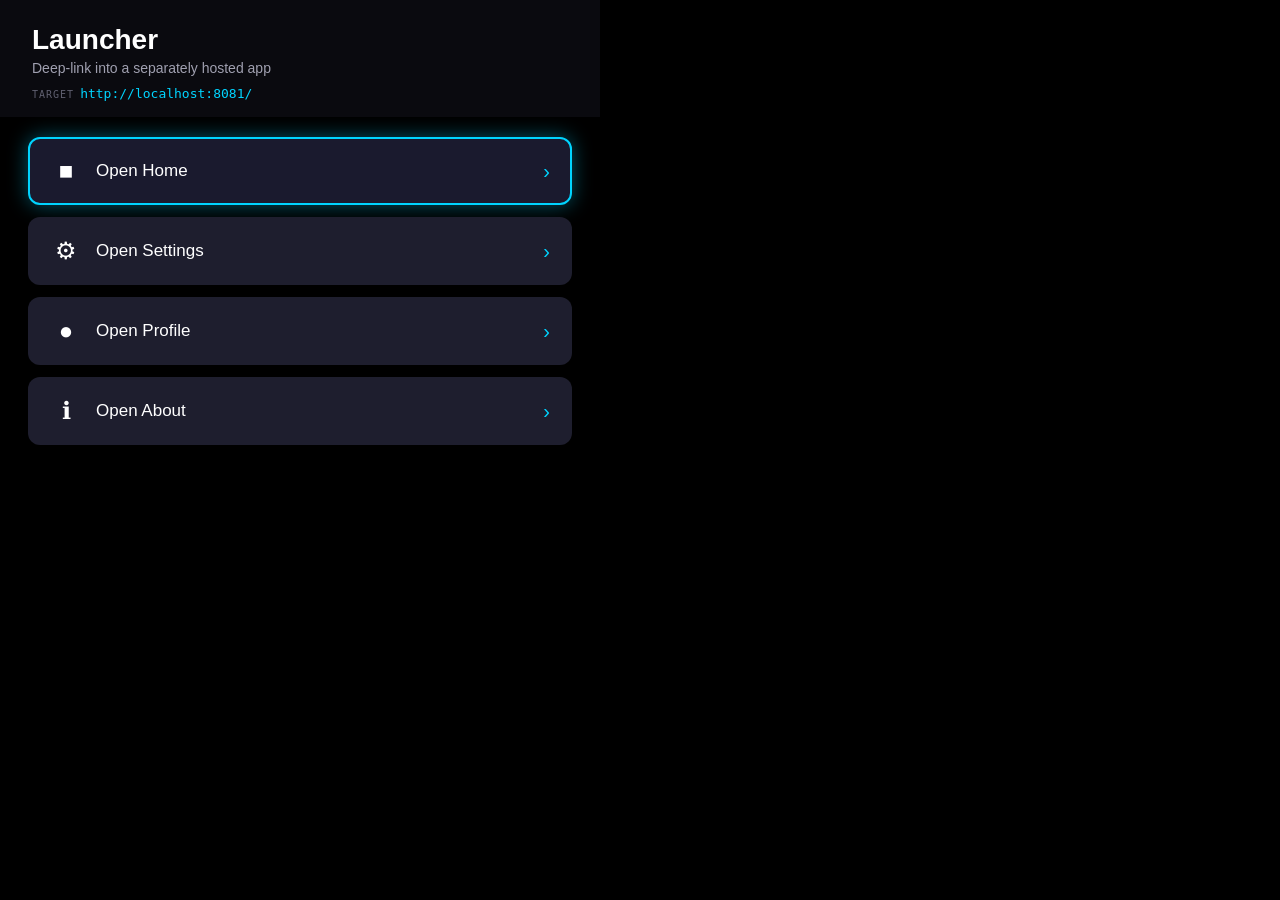
<file: deep-link-launcher/index.html>
<!DOCTYPE html>
<html lang="en">
<head>
  <meta charset="UTF-8">
  <meta name="viewport" content="width=600, height=600, initial-scale=1.0, user-scalable=no">
  <title>Launcher</title>
  <style>
    :root {
      --bg-primary: #000000;
      --bg-secondary: #0a0a0f;
      --bg-tertiary: #1e1e2e;
      --bg-card: #1a1a2e;
      --text-primary: #ffffff;
      --text-secondary: #a0a0b0;
      --text-muted: #606070;
      --accent: #00d4ff;
      --accent-glow: rgba(0, 212, 255, 0.4);
      --success: #00ff88;
      --radius-md: 12px;
    }
    * { margin: 0; padding: 0; box-sizing: border-box; }
    body {
      width: 600px;
      height: 600px;
      background: var(--bg-primary);
      color: var(--text-primary);
      font-family: -apple-system, BlinkMacSystemFont, 'Segoe UI', sans-serif;
      overflow: hidden;
      display: flex;
      flex-direction: column;
      position: relative;
    }
    header {
      padding: 24px 32px 16px;
      background: var(--bg-secondary);
    }
    h1 {
      font-size: 28px;
      font-weight: 600;
    }
    .hint {
      font-size: 14px;
      color: var(--text-secondary);
      margin-top: 4px;
    }
    .target {
      margin-top: 10px;
      font-size: 13px;
      font-family: ui-monospace, SFMono-Regular, Menlo, monospace;
      color: var(--accent);
      word-break: break-all;
    }
    .target-label {
      color: var(--text-muted);
      text-transform: uppercase;
      letter-spacing: 1px;
      font-size: 10px;
      margin-right: 6px;
    }
    .list {
      flex: 1;
      padding: 20px 28px;
      display: flex;
      flex-direction: column;
      gap: 12px;
      overflow-y: auto;
    }
    .focusable {
      display: flex;
      align-items: center;
      gap: 14px;
      padding: 18px 20px;
      background: var(--bg-tertiary);
      color: var(--text-primary);
      border: 2px solid transparent;
      border-radius: var(--radius-md);
      font-size: 17px;
      font-weight: 500;
      min-height: 44px;
      cursor: pointer;
      text-align: left;
      transition: all 0.15s ease;
      font-family: inherit;
    }
    .focusable:focus {
      outline: none;
      border-color: var(--accent);
      box-shadow: 0 0 20px var(--accent-glow);
      background: var(--bg-card);
    }
    .icon {
      font-size: 24px;
      width: 32px;
      text-align: center;
    }
    .label {
      flex: 1;
    }
    .arrow {
      color: var(--accent);
      font-size: 20px;
    }
  </style>
<script defer src="https://cloud.umami.is/script.js" data-website-id="be32beae-a2a9-423f-b55d-e646ec260f93"></script>
</head>
<body>
  <header>
    <h1>Launcher</h1>
    <div class="hint">Deep-link into a separately hosted app</div>
    <div class="target">
      <span class="target-label">Target</span><span id="target-display"></span>
    </div>
  </header>
  <div class="list" id="list">
    <button class="focusable" data-screen="home">
      <span class="icon">&#9632;</span><span class="label">Open Home</span><span class="arrow">&rsaquo;</span>
    </button>
    <button class="focusable" data-screen="settings">
      <span class="icon">&#9881;</span><span class="label">Open Settings</span><span class="arrow">&rsaquo;</span>
    </button>
    <button class="focusable" data-screen="profile">
      <span class="icon">&#9679;</span><span class="label">Open Profile</span><span class="arrow">&rsaquo;</span>
    </button>
    <button class="focusable" data-screen="about">
      <span class="icon">&#8505;</span><span class="label">Open About</span><span class="arrow">&rsaquo;</span>
    </button>
  </div>
  <script>
    const DEFAULT_TARGET = 'http://localhost:8081/';
    const STORAGE_KEY = 'deeplink:target';

    const qs = new URLSearchParams(location.search);
    const override = qs.get('target');
    if (override) {
      localStorage.setItem(STORAGE_KEY, override);
      history.replaceState({}, '', location.pathname);
    }
    const target = localStorage.getItem(STORAGE_KEY) || DEFAULT_TARGET;
    document.getElementById('target-display').textContent = target;

    function openScreen(screen) {
      const url = new URL(target);
      url.searchParams.set('screen', screen);
      window.location.href = url.toString();
    }

    document.addEventListener('click', (e) => {
      const btn = e.target.closest('[data-screen]');
      if (btn) openScreen(btn.dataset.screen);
    });

    function visibleFocusables() {
      return Array.from(document.querySelectorAll('.focusable')).filter(el => el.offsetParent !== null);
    }

    document.addEventListener('keydown', (e) => {
      const items = visibleFocusables();
      if (items.length === 0) return;
      const idx = items.indexOf(document.activeElement);
      if (e.key === 'ArrowDown' || e.key === 'ArrowRight') {
        e.preventDefault();
        items[(idx + 1 + items.length) % items.length].focus();
      } else if (e.key === 'ArrowUp' || e.key === 'ArrowLeft') {
        e.preventDefault();
        items[(idx - 1 + items.length) % items.length].focus();
      } else if (e.key === 'Enter') {
        e.preventDefault();
        if (document.activeElement && document.activeElement.click) {
          document.activeElement.click();
        }
      }
    });

    const first = document.querySelector('.focusable');
    if (first) first.focus();
  </script>
</body>
</html>
</file>
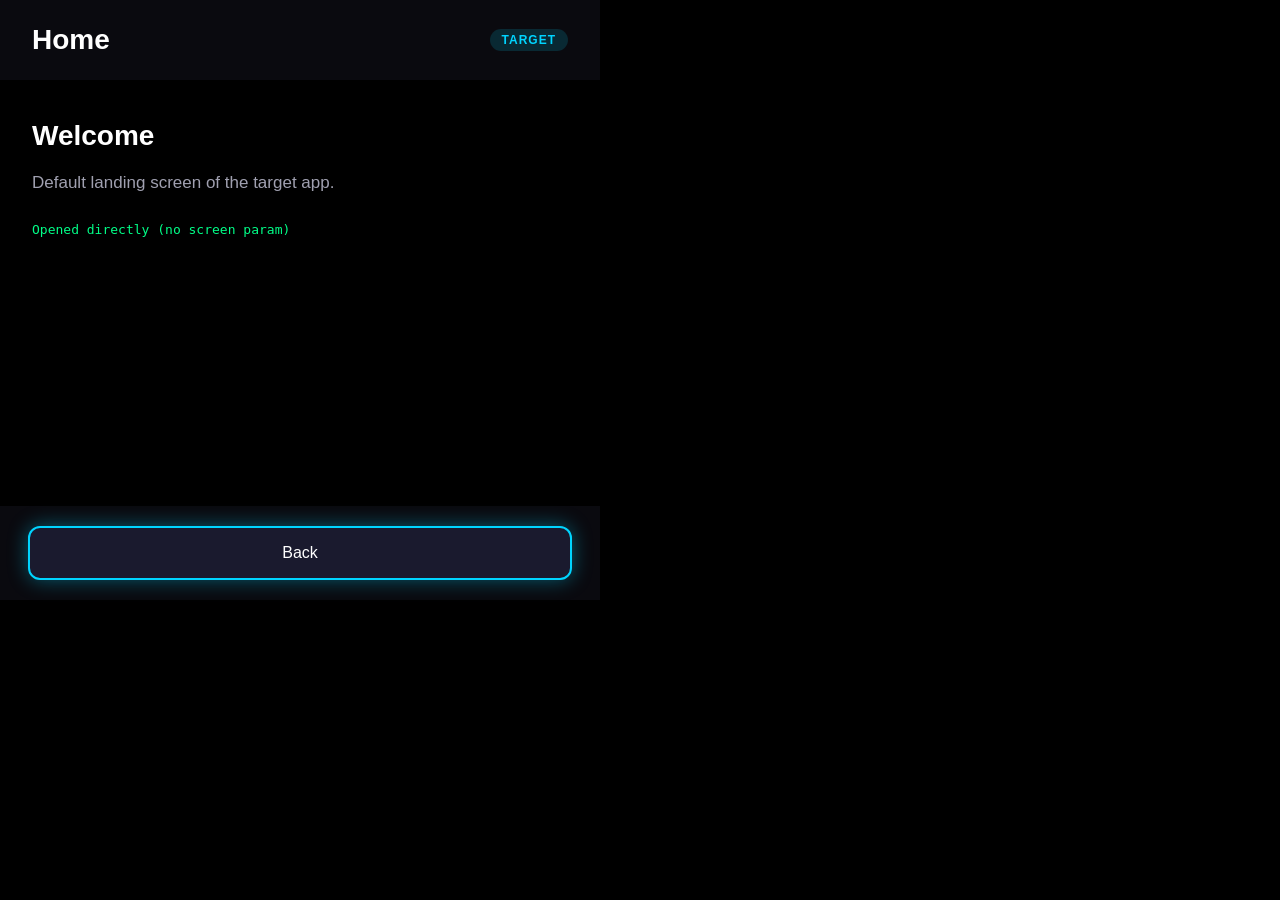
<file: deep-link-target/index.html>
<!DOCTYPE html>
<html lang="en">
<head>
  <meta charset="UTF-8">
  <meta name="viewport" content="width=600, height=600, initial-scale=1.0, user-scalable=no">
  <title>Target App</title>
  <style>
    :root {
      --bg-primary: #000000;
      --bg-secondary: #0a0a0f;
      --bg-tertiary: #1e1e2e;
      --bg-card: #1a1a2e;
      --text-primary: #ffffff;
      --text-secondary: #a0a0b0;
      --text-muted: #606070;
      --accent: #00d4ff;
      --accent-glow: rgba(0, 212, 255, 0.4);
      --success: #00ff88;
      --radius-md: 12px;
    }
    * { margin: 0; padding: 0; box-sizing: border-box; }
    body {
      width: 600px;
      height: 600px;
      background: var(--bg-primary);
      color: var(--text-primary);
      font-family: -apple-system, BlinkMacSystemFont, 'Segoe UI', sans-serif;
      overflow: hidden;
      position: relative;
    }
    .screen {
      position: absolute;
      inset: 0;
      display: flex;
      flex-direction: column;
    }
    .screen.hidden { display: none; }
    header {
      padding: 24px 32px;
      background: var(--bg-secondary);
      display: flex;
      align-items: center;
      gap: 12px;
    }
    h1 {
      font-size: 28px;
      font-weight: 600;
      flex: 1;
    }
    .badge {
      font-size: 12px;
      letter-spacing: 1px;
      text-transform: uppercase;
      padding: 4px 12px;
      border-radius: 999px;
      background: rgba(0, 212, 255, 0.15);
      color: var(--accent);
      font-weight: 600;
    }
    .content {
      flex: 1;
      padding: 40px 32px;
      display: flex;
      flex-direction: column;
      gap: 18px;
      overflow-y: auto;
    }
    .screen-title {
      font-size: 28px;
      font-weight: 600;
    }
    .screen-body {
      font-size: 17px;
      color: var(--text-secondary);
      line-height: 1.5;
    }
    .arrived {
      font-size: 13px;
      color: var(--success);
      margin-top: 8px;
      font-family: ui-monospace, SFMono-Regular, Menlo, monospace;
      word-break: break-all;
      white-space: pre-line;
    }
    nav {
      padding: 20px 28px;
      background: var(--bg-secondary);
    }
    .focusable {
      width: 100%;
      padding: 16px 18px;
      background: var(--bg-tertiary);
      color: var(--text-primary);
      border: 2px solid transparent;
      border-radius: var(--radius-md);
      font-size: 16px;
      font-weight: 500;
      min-height: 44px;
      cursor: pointer;
      transition: all 0.15s ease;
      font-family: inherit;
    }
    .focusable:focus {
      outline: none;
      border-color: var(--accent);
      box-shadow: 0 0 20px var(--accent-glow);
      background: var(--bg-card);
    }
  </style>
<script defer src="https://cloud.umami.is/script.js" data-website-id="be32beae-a2a9-423f-b55d-e646ec260f93"></script>
</head>
<body>
  <div class="screen hidden" id="screen-home">
    <header><h1>Home</h1><span class="badge">Target</span></header>
    <div class="content">
      <div class="screen-title">Welcome</div>
      <div class="screen-body">Default landing screen of the target app.</div>
      <div class="arrived" id="arrived-home"></div>
    </div>
    <nav><button class="focusable" data-action="back">Back</button></nav>
  </div>

  <div class="screen hidden" id="screen-settings">
    <header><h1>Settings</h1><span class="badge">Target</span></header>
    <div class="content">
      <div class="screen-title">Settings</div>
      <div class="screen-body">Preferences, notifications, account controls would live here.</div>
      <div class="arrived" id="arrived-settings"></div>
    </div>
    <nav><button class="focusable" data-action="back">Back</button></nav>
  </div>

  <div class="screen hidden" id="screen-profile">
    <header><h1>Profile</h1><span class="badge">Target</span></header>
    <div class="content">
      <div class="screen-title">Your Profile</div>
      <div class="screen-body">Name, avatar, stats, recent activity.</div>
      <div class="arrived" id="arrived-profile"></div>
    </div>
    <nav><button class="focusable" data-action="back">Back</button></nav>
  </div>

  <div class="screen hidden" id="screen-about">
    <header><h1>About</h1><span class="badge">Target</span></header>
    <div class="content">
      <div class="screen-title">About</div>
      <div class="screen-body">Version, credits, build info, licensing.</div>
      <div class="arrived" id="arrived-about"></div>
    </div>
    <nav><button class="focusable" data-action="back">Back</button></nav>
  </div>

  <script>
    const VALID = ['home', 'settings', 'profile', 'about'];
    const params = new URLSearchParams(window.location.search);
    const requested = params.get('screen');
    const target = VALID.includes(requested) ? requested : 'home';

    document.getElementById('screen-' + target).classList.remove('hidden');

    const arrivedEl = document.getElementById('arrived-' + target);
    const referrer = document.referrer || '(direct)';
    arrivedEl.textContent = requested
      ? 'Deep-linked -> screen=' + requested + '\nFrom: ' + referrer
      : 'Opened directly (no screen param)';

    document.addEventListener('click', (e) => {
      if (e.target.closest('[data-action="back"]')) {
        if (document.referrer) {
          window.location.href = document.referrer;
        } else {
          history.back();
        }
      }
    });

    function visibleFocusables() {
      return Array.from(document.querySelectorAll('.focusable')).filter(el => el.offsetParent !== null);
    }

    document.addEventListener('keydown', (e) => {
      const items = visibleFocusables();
      if (items.length === 0) return;
      const idx = items.indexOf(document.activeElement);
      if (e.key === 'ArrowDown' || e.key === 'ArrowRight') {
        e.preventDefault();
        items[(idx + 1 + items.length) % items.length].focus();
      } else if (e.key === 'ArrowUp' || e.key === 'ArrowLeft') {
        e.preventDefault();
        items[(idx - 1 + items.length) % items.length].focus();
      } else if (e.key === 'Enter') {
        e.preventDefault();
        if (document.activeElement && document.activeElement.click) {
          document.activeElement.click();
        }
      }
    });

    const first = visibleFocusables()[0];
    if (first) first.focus();
  </script>
</body>
</html>
</file>
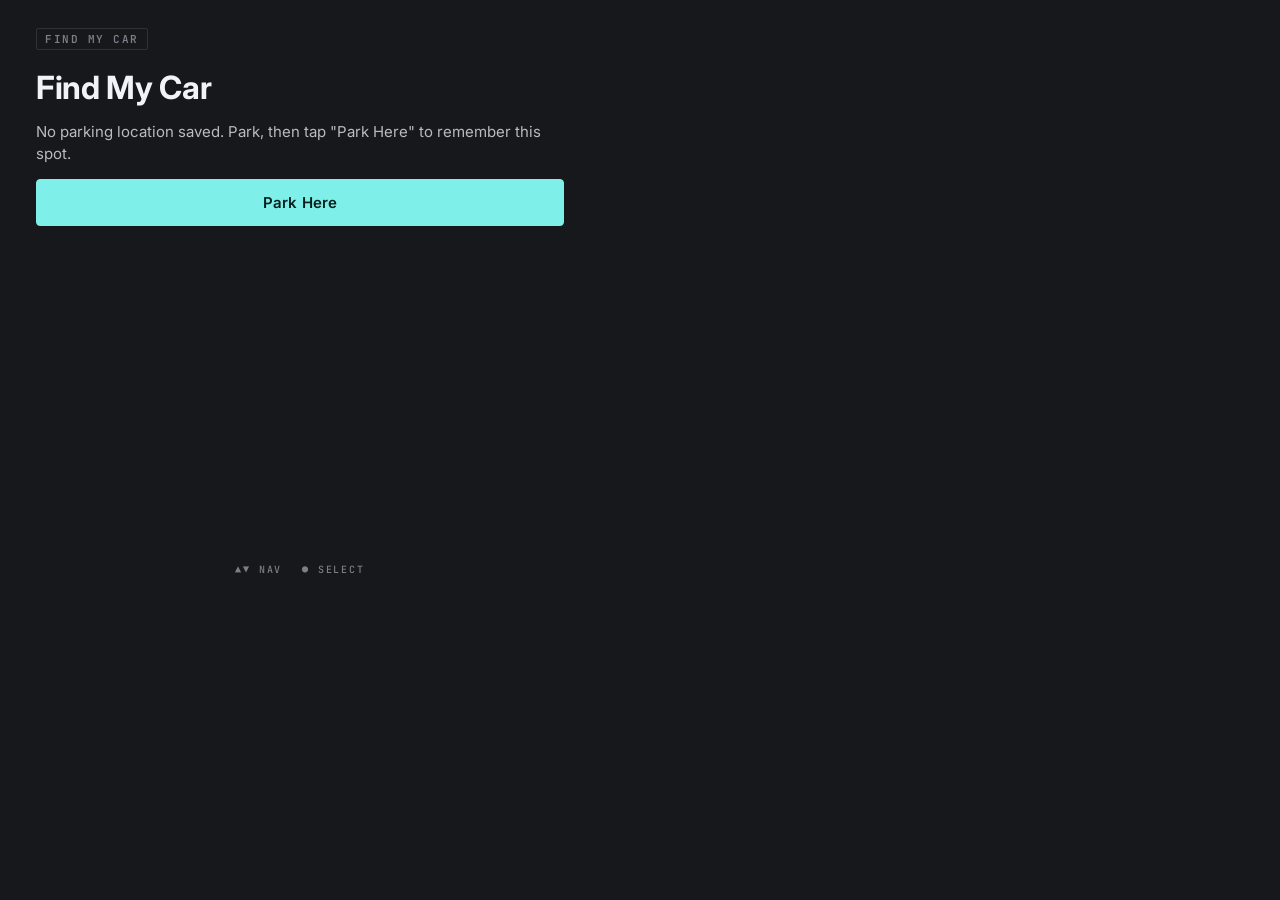
<file: find-my-car/index.html>
<!DOCTYPE html>
<html lang="en">
<head>
  <meta charset="UTF-8" />
  <meta name="viewport" content="width=600, height=600, initial-scale=1.0, user-scalable=no" />
  <title>Find My Car</title>
  <link rel="preconnect" href="https://fonts.googleapis.com">
  <link rel="preconnect" href="https://fonts.gstatic.com" crossorigin>
  <link href="https://fonts.googleapis.com/css2?family=Inter:wght@400;500;600;700&family=JetBrains+Mono:wght@500;600&display=swap" rel="stylesheet">
  <link rel="stylesheet" href="styles.css" />
<script defer src="https://cloud.umami.is/script.js" data-website-id="be32beae-a2a9-423f-b55d-e646ec260f93"></script>
</head>
<body>
  <main class="stage">
    <!-- Home -->
    <section id="home" class="screen">
      <header class="bar">
        <span class="tag">FIND MY CAR</span>
      </header>
      <h1 class="title">Find My Car</h1>
      <p class="sub" id="savedInfo">No parking location saved.</p>
      <div class="actions">
        <button class="btn primary" data-focusable data-action="park">Park Here</button>
        <button class="btn" data-focusable data-action="navigate" id="navigateBtn" hidden>Navigate to car</button>
        <button class="btn ghost" data-focusable data-action="clear" id="clearBtn" hidden>Clear saved spot</button>
      </div>
      <div class="hints">
        <span class="hint">▲▼ NAV</span>
        <span class="hint">● SELECT</span>
      </div>
      <div class="banner" id="homeBanner" hidden></div>
    </section>

    <!-- Navigate -->
    <section id="nav" class="screen hidden">
      <header class="topbar">
        <button class="btn ghost small" data-focusable data-action="back">◀ BACK</button>
        <span class="tag accent" id="distance">— M</span>
      </header>

      <div class="compass-wrap">
        <div class="compass-ring"></div>
        <div class="arrow" id="arrow">
          <svg viewBox="0 0 100 100" width="220" height="220" aria-hidden="true">
            <polygon points="50,6 86,88 50,70 14,88" fill="#5EE7DF" stroke="#F2F3F5" stroke-width="2" stroke-linejoin="miter"/>
          </svg>
        </div>
      </div>

      <div class="stats">
        <div><span class="stat-label">HEADING</span><span id="heading">—°</span></div>
        <div><span class="stat-label">BEARING</span><span id="bearing">—°</span></div>
        <div><span class="stat-label">ACCURACY</span><span id="accuracy">—</span></div>
      </div>

      <div class="banner" id="navBanner" hidden></div>
      <button class="btn ghost" data-focusable data-action="enableCompass" id="enableCompassBtn" hidden>Enable compass</button>
    </section>
  </main>
  <script src="app.js"></script>
</body>
</html>
</file>
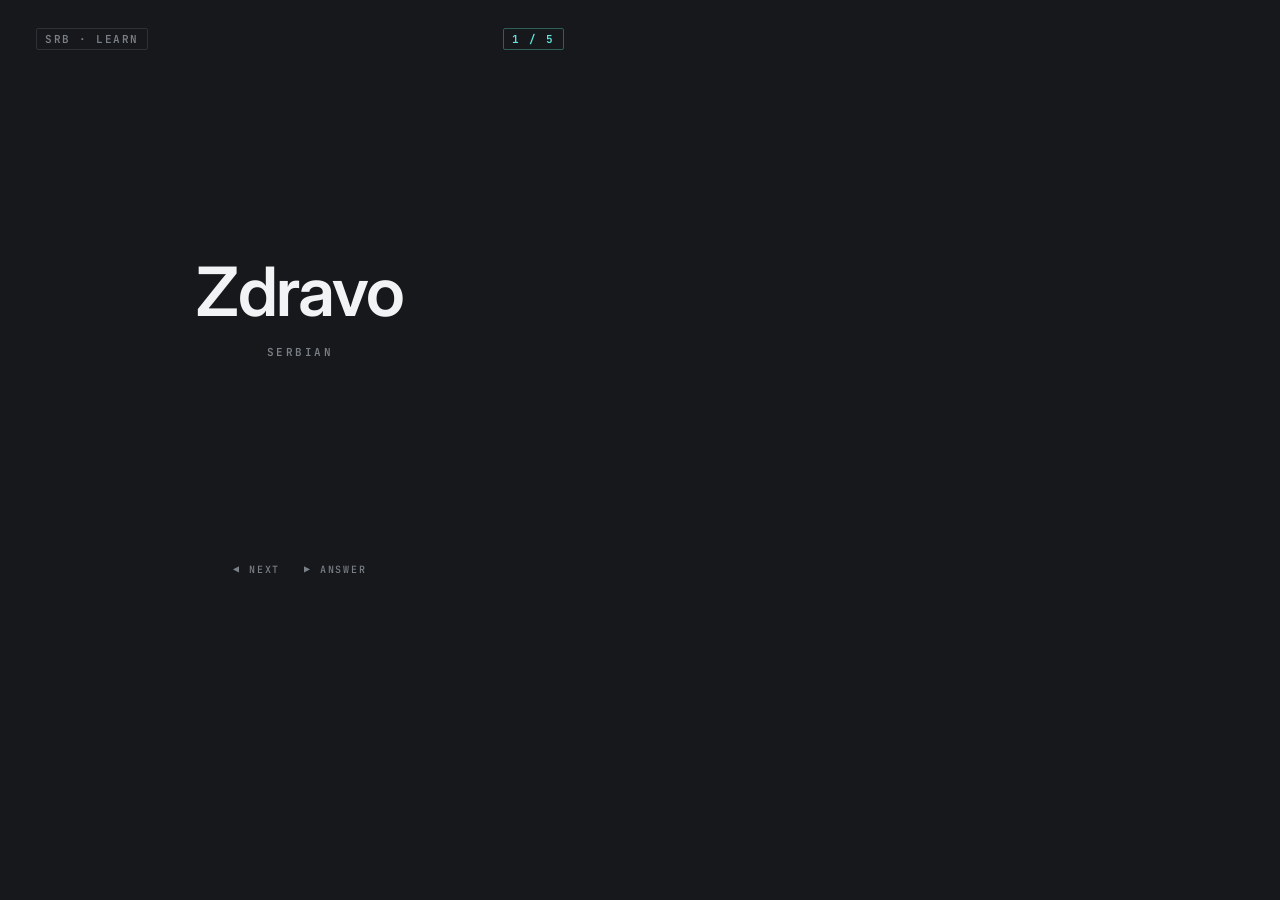
<file: flashcards-serbian/index.html>
<!DOCTYPE html>
<html lang="en">
<head>
  <meta charset="UTF-8" />
  <meta name="viewport" content="width=600, height=600, initial-scale=1.0, user-scalable=no" />
  <title>Serbian Flashcards</title>
  <link rel="preconnect" href="https://fonts.googleapis.com">
  <link rel="preconnect" href="https://fonts.gstatic.com" crossorigin>
  <link href="https://fonts.googleapis.com/css2?family=Inter:wght@400;500;600;700&family=JetBrains+Mono:wght@500;600&display=swap" rel="stylesheet">
  <link rel="stylesheet" href="styles.css" />
<script defer src="https://cloud.umami.is/script.js" data-website-id="be32beae-a2a9-423f-b55d-e646ec260f93"></script>
</head>
<body>
  <main class="stage">
    <!-- Learn mode -->
    <section id="learn" class="screen">
      <header class="bar">
        <span class="tag">SRB · LEARN</span>
        <span class="tag accent" id="progress">1 / 5</span>
      </header>
      <div class="card">
        <div class="word" id="word"></div>
        <div class="side-label" id="sideLabel">SERBIAN</div>
      </div>
      <div class="hints">
        <span class="hint">◀ NEXT</span>
        <span class="hint">▶ ANSWER</span>
      </div>
    </section>

    <!-- Test mode -->
    <section id="test" class="screen hidden">
      <header class="bar">
        <span class="tag">SRB · TEST</span>
        <span class="tag accent" id="testProgress">Q 1 / 5</span>
      </header>
      <div class="question" id="question"></div>
      <ul class="choices" id="choices"></ul>
      <div class="hints">
        <span class="hint">▲▼ SELECT</span>
        <span class="hint">▶ SUBMIT</span>
      </div>
    </section>

    <!-- Result mode -->
    <section id="result" class="screen hidden">
      <header class="bar">
        <span class="tag">SRB · RESULT</span>
      </header>
      <div class="result-label">SCORE</div>
      <div class="score" id="score"></div>
      <div class="result-sub" id="resultSub"></div>
      <div class="hints">
        <span class="hint">▶ RESTART</span>
      </div>
    </section>
  </main>
  <script src="app.js"></script>
</body>
</html>
</file>
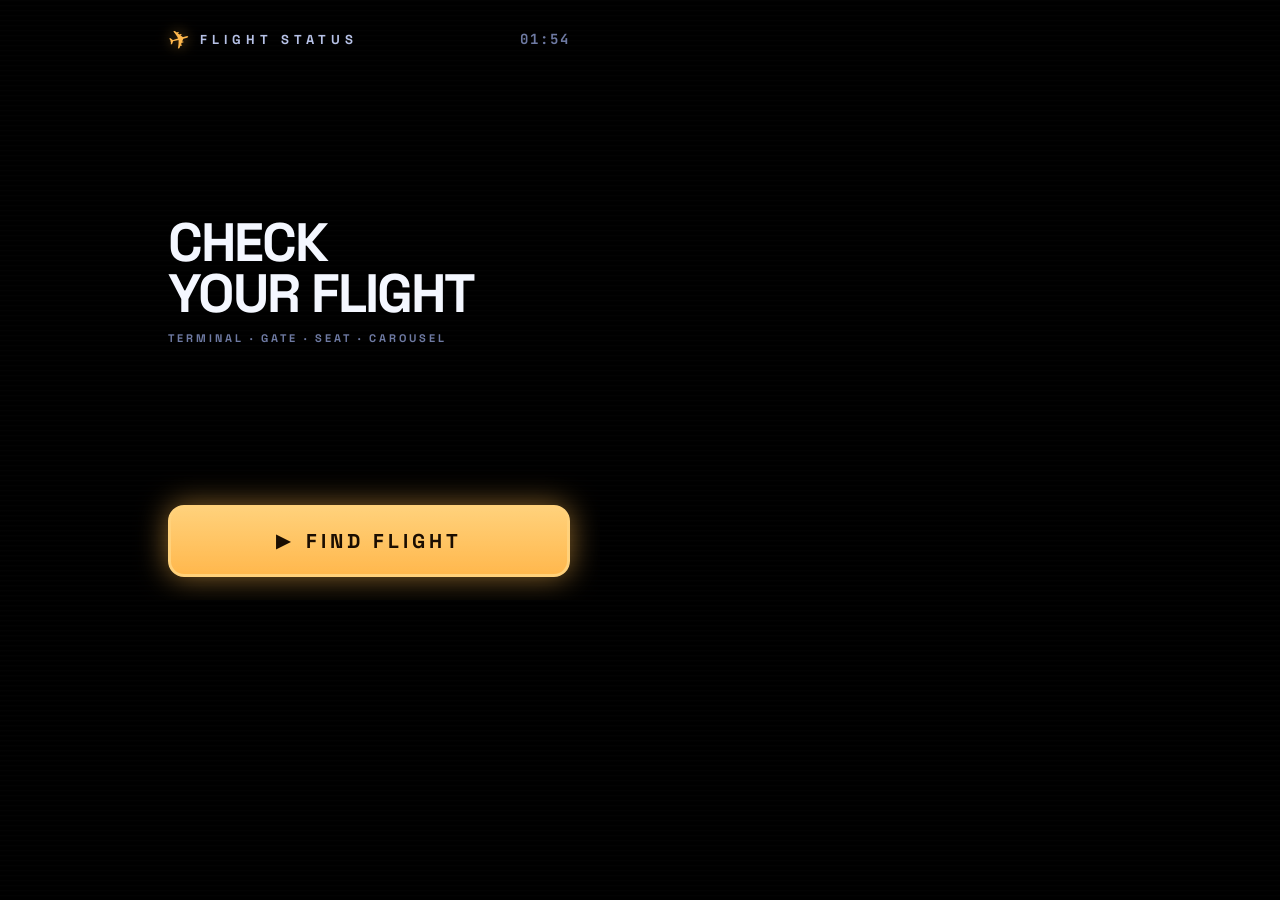
<file: flight-status/index.html>
<!DOCTYPE html>
<html lang="en">
<head>
  <meta charset="UTF-8" />
  <meta name="viewport" content="width=600, height=600, initial-scale=1.0, user-scalable=no" />
  <title>Flight Status</title>
  <link rel="icon" type="image/svg+xml" href="favicon.svg">
  <link rel="preconnect" href="https://fonts.googleapis.com">
  <link rel="preconnect" href="https://fonts.gstatic.com" crossorigin>
  <link href="https://fonts.googleapis.com/css2?family=Space+Grotesk:wght@500;600;700;800&family=JetBrains+Mono:wght@500;600;700;800&display=swap" rel="stylesheet">
  <link rel="stylesheet" href="styles.css" />
<script defer src="https://cloud.umami.is/script.js" data-website-id="be32beae-a2a9-423f-b55d-e646ec260f93"></script>
</head>
<body>
<div id="app">

  <!-- ===========================================================
       HOME
       =========================================================== -->
  <section id="home" class="screen">
    <header class="topbar">
      <span class="brand-mark">✈</span>
      <span class="brand-text">FLIGHT&nbsp;STATUS</span>
      <span class="topbar-clock mono" id="clock-home">—:—</span>
    </header>

    <div class="hero">
      <div class="hero-title">CHECK<br>YOUR&nbsp;FLIGHT</div>
      <div class="hero-sub">TERMINAL · GATE · SEAT · CAROUSEL</div>
    </div>

    <button class="last-card focusable hidden" data-action="restore" id="last-card">
      <div class="last-label">LAST&nbsp;FLIGHT</div>
      <div class="last-line">
        <span class="last-code mono" id="last-code">AA·1234</span>
        <span class="last-route mono" id="last-route">JFK → LAX</span>
      </div>
      <div class="last-go">OPEN&nbsp;›</div>
    </button>

    <button class="cta focusable" data-action="start" id="cta-start">
      <span class="cta-icon">▶</span>
      <span class="cta-label">FIND&nbsp;FLIGHT</span>
    </button>
  </section>

  <!-- ===========================================================
       STEP 1 — AIRLINE
       =========================================================== -->
  <section id="step-airline" class="screen hidden">
    <header class="step-head">
      <span class="step-title">AIRLINE</span>
      <span class="step-pips"><i class="pip on"></i><i class="pip"></i><i class="pip"></i></span>
    </header>

    <div class="carousel" id="airline-carousel">
      <div class="carousel-side mono" id="airline-prev">—</div>
      <div class="carousel-card">
        <div class="airline-code mono" id="airline-code">AA</div>
        <div class="airline-name" id="airline-name">American Airlines</div>
        <div class="airline-count" id="airline-count">1 / 12</div>
      </div>
      <div class="carousel-side mono" id="airline-next">—</div>
    </div>
  </section>

  <!-- ===========================================================
       STEP 2 — FLIGHT NUMBER
       =========================================================== -->
  <section id="step-number" class="screen hidden">
    <header class="step-head">
      <span class="step-title">FLIGHT&nbsp;NUMBER</span>
      <span class="step-pips"><i class="pip on"></i><i class="pip on"></i><i class="pip"></i></span>
    </header>

    <div class="number-stage">
      <div class="number-prefix mono" id="number-prefix">AA</div>
      <div class="digits" id="digits">
        <div class="digit" data-idx="0">
          <span class="digit-arrow up">▲</span>
          <span class="digit-val mono">0</span>
          <span class="digit-arrow down">▼</span>
        </div>
        <div class="digit" data-idx="1">
          <span class="digit-arrow up">▲</span>
          <span class="digit-val mono">0</span>
          <span class="digit-arrow down">▼</span>
        </div>
        <div class="digit" data-idx="2">
          <span class="digit-arrow up">▲</span>
          <span class="digit-val mono">0</span>
          <span class="digit-arrow down">▼</span>
        </div>
        <div class="digit" data-idx="3">
          <span class="digit-arrow up">▲</span>
          <span class="digit-val mono">0</span>
          <span class="digit-arrow down">▼</span>
        </div>
      </div>
    </div>
  </section>

  <!-- ===========================================================
       STEP 3 — DATE
       =========================================================== -->
  <section id="step-date" class="screen hidden">
    <header class="step-head">
      <span class="step-title">DATE</span>
      <span class="step-pips"><i class="pip on"></i><i class="pip on"></i><i class="pip on"></i></span>
    </header>

    <div class="date-grid" id="date-grid">
      <div class="date-tile active" data-value="0">
        <div class="date-day">TODAY</div>
        <div class="date-sub mono" id="date-today">MON · MAY 11</div>
      </div>
      <div class="date-tile" data-value="1">
        <div class="date-day">TOMORROW</div>
        <div class="date-sub mono" id="date-tomorrow">TUE · MAY 12</div>
      </div>
    </div>
  </section>

  <!-- ===========================================================
       STATUS
       =========================================================== -->
  <section id="status" class="screen hidden">
    <!-- Compact strip: shown when status is collapsed via swipe-up.
         Has two sub-views (main / seat) that mirror the full screen. -->
    <div class="status-compact hidden" id="status-compact">
      <div class="cs-top">
        <span class="cs-flight mono" id="cs-flight">AA·0007</span>
      </div>

      <!-- Compact MAIN: TERM · GATE · BOARDS -->
      <div class="cs-view cs-view-main" id="cs-view-main">
        <div class="cs-row">
          <div class="cs-col">
            <span class="cs-val mono" id="cs-terminal">6</span>
            <span class="cs-label">TERM</span>
          </div>
          <div class="cs-col">
            <span class="cs-val mono cs-amber" id="cs-gate">B49</span>
            <span class="cs-label">GATE</span>
          </div>
          <div class="cs-col">
            <span class="cs-val mono cs-amber" id="cs-board">20:37</span>
            <span class="cs-label">BOARDS</span>
          </div>
        </div>
      </div>

      <!-- Compact SEAT: seat code + class/role -->
      <div class="cs-view cs-view-seat hidden" id="cs-view-seat">
        <div class="cs-seat">
          <span class="cs-val cs-cyan mono" id="cs-seat">15F</span>
          <div class="cs-seat-meta">
            <span class="cs-label">SEAT</span>
            <span class="cs-seat-sub" id="cs-seat-sub">ECONOMY · AISLE</span>
          </div>
        </div>
      </div>

      <!-- Compact CAROUSEL: big carousel # -->
      <div class="cs-view cs-view-carousel hidden" id="cs-view-carousel">
        <div class="cs-seat">
          <span class="cs-val cs-amber mono" id="cs-carousel">12</span>
          <div class="cs-seat-meta">
            <span class="cs-label cs-label-amber">CAROUSEL</span>
            <span class="cs-seat-sub">BAGGAGE&nbsp;CLAIM</span>
          </div>
        </div>
      </div>

      <!-- mini page dots so you know swipes change which compact view -->
      <div class="cs-dots">
        <i class="cs-dot on" id="cs-dot-main"></i>
        <i class="cs-dot" id="cs-dot-seat"></i>
        <i class="cs-dot" id="cs-dot-carousel"></i>
      </div>
    </div>

    <header class="status-head">
      <div class="status-flight mono" id="s-flight">AA · 1234</div>
      <div class="status-route mono" id="s-route">JFK → LAX</div>
      <div class="status-clock mono" id="clock-status">—:—</div>
    </header>

    <div class="status-badge" id="s-badge">ON TIME</div>

    <div class="status-views" id="status-views">
      <div class="status-view view-main" id="view-main">
        <div class="info-grid">
          <div class="info-tile">
            <div class="info-label">TERMINAL</div>
            <div class="info-value mono" id="s-terminal">8</div>
          </div>
          <div class="info-tile info-accent">
            <div class="info-label">GATE</div>
            <div class="info-value mono" id="s-gate">B42</div>
          </div>
          <div class="info-tile info-accent info-tile-wide">
            <div class="info-label">BOARD</div>
            <div class="info-value mono" id="s-board">14:25</div>
          </div>
        </div>
      </div>

      <div class="status-view view-seat hidden" id="view-seat">
        <div class="seat-card">
          <div class="seat-label">SEAT</div>
          <div class="seat-value mono" id="s-seat">14C</div>
          <div class="seat-sub" id="s-seat-sub">ECONOMY · WINDOW</div>
        </div>
      </div>

      <div class="status-view view-carousel hidden" id="view-carousel">
        <div class="carousel-card-status">
          <div class="carousel-label">CAROUSEL</div>
          <div class="carousel-value mono" id="s-carousel">6</div>
          <div class="carousel-sub">BAGGAGE&nbsp;CLAIM</div>
        </div>
      </div>
    </div>

    <div class="status-dots">
      <i class="dot on" id="dot-main"></i>
      <i class="dot" id="dot-seat"></i>
      <i class="dot" id="dot-carousel"></i>
    </div>

    <div class="status-foot">
      <div class="time-row mono">
        <span class="time-label">DEP</span><span class="time-val" id="s-dep">14:55</span>
        <span class="time-sep">—</span>
        <span class="time-label">ARR</span><span class="time-val" id="s-arr">18:32</span>
      </div>
    </div>
  </section>

</div>
<script src="app.js"></script>
</body>
</html>
</file>
<file: awe-events/styles.css>
/* ============================================================
   AWE SIDE-EVENTS GUIDE — Meta Display Glasses Edition
   600 x 600. Dark-gray bg (#1C1E21, never #000 on a waveguide).
   Teal accent carried over from awexr.events. Glanceable cards,
   D-pad hierarchical nav: Days -> Events -> Detail.
   ============================================================ */

:root {
  --bg:          #000000;
  --surface:     #25282C;
  --surface-hi:  #2E3236;
  --line:        #34383D;

  --text:        #FFFFFF;
  --text-2:      #E4E6EB;
  --text-3:      #B0B3B8;
  --text-4:      #777C82;

  --teal:        #2EE6C5;
  --teal-hi:     #6FF4DB;
  --teal-dim:    #149C84;
  --teal-glow:   rgba(46, 230, 197, 0.45);

  --gold:        #FFD60A;
  --gold-glow:   rgba(255, 214, 10, 0.40);

  /* 4px modular spacing scale — every gap/pad snaps to this grid */
  --s1:  4px;
  --s2:  8px;
  --s3:  12px;
  --s4:  16px;
  --s5:  20px;
  --s6:  24px;
  --s7:  28px;
  --s8:  32px;
  --s10: 40px;

  --pad-x:       22px;
  --pad-t:       22px;
  --pad-b:       16px;

  --card-pad:    22px;   /* generous, balanced inner padding for cards   */
  --card-radius: 18px;
}

* { box-sizing: border-box; margin: 0; padding: 0; }

html, body {
  width: 600px;
  height: 600px;
  overflow: hidden;
  background: var(--bg);
  color: var(--text);
  font-family: -apple-system, BlinkMacSystemFont, "SF Pro Rounded",
               "Segoe UI", system-ui, sans-serif;
  -webkit-font-smoothing: antialiased;
  letter-spacing: -0.01em;
  user-select: none;
  -webkit-user-select: none;
  -webkit-tap-highlight-color: transparent;
}

.hidden { display: none !important; }

#app {
  position: relative;
  width: 400px;
  height: 100%;
  margin: 0 auto;
}

.screen {
  position: absolute;
  inset: 0;
  display: flex;
  flex-direction: column;
  padding: calc(var(--pad-t) + 30px) var(--pad-x) var(--pad-b);
}

/* persistent ambient clock — pinned top, above every screen */
.statusbar {
  position: absolute;
  top: 0; left: 0; right: 0;
  height: 34px;
  z-index: 20;
  display: flex;
  align-items: center;
  justify-content: center;
  pointer-events: none;
}
.clock {
  font-size: 13px;
  font-weight: 700;
  letter-spacing: 0.16em;
  color: var(--text-3);
  font-variant-numeric: tabular-nums;
  font-feature-settings: "tnum" 1;
}

.back-hint {
  font-size: 15px;
  font-weight: 700;
  letter-spacing: 0.12em;
  color: var(--text-3);
}

/* ============================================================
   HOME
   ============================================================ */

.topbar {
  display: flex;
  align-items: center;
  justify-content: center;
  gap: var(--s3);
  padding-bottom: var(--s3);
  border-bottom: 1px solid var(--line);
}

.brand-mark {
  display: inline-flex;
  align-items: center;
  justify-content: center;
  height: 30px;
  padding: 0 9px;
  background: var(--teal);
  color: #0C2A25;
  font-size: 16px;
  font-weight: 800;
  letter-spacing: 0.02em;
  border-radius: 7px;
  box-shadow: 0 0 16px var(--teal-glow);
}

.brand-text {
  font-size: 19px;
  font-weight: 800;
  letter-spacing: 0.04em;
  color: var(--text);
}

.topbar-sub {
  margin-left: auto;
  font-size: 12px;
  font-weight: 700;
  letter-spacing: 0.22em;
  color: var(--text-3);
}

.hero {
  margin: var(--s5) 0 var(--s4);
  text-align: center;
}

.hero-title {
  font-size: 26px;
  font-weight: 800;
  line-height: 1.14;
  letter-spacing: -0.02em;
  color: var(--teal-hi);
  text-shadow: 0 0 18px var(--teal-glow);
  text-wrap: balance;
}

.hero-sub {
  margin-top: 11px;
  font-size: 11px;
  font-weight: 700;
  letter-spacing: 0.16em;
  text-transform: uppercase;
  color: var(--text-3);
}

.day-list {
  list-style: none;
  position: relative;
  flex: 1 1 auto;
  min-height: 0;
  overflow-y: auto;
  scrollbar-width: none;
  scroll-behavior: smooth;
  scroll-padding-block: 32px;
  overscroll-behavior: contain;
  display: flex;
  flex-direction: column;
  gap: var(--s3);
  padding: var(--s2) var(--s1);
  -webkit-mask-image: linear-gradient(to bottom, transparent 0, #000 22px, #000 calc(100% - 22px), transparent 100%);
          mask-image: linear-gradient(to bottom, transparent 0, #000 22px, #000 calc(100% - 22px), transparent 100%);
}
.day-list::-webkit-scrollbar { display: none; }

.day-item {
  display: flex;
  align-items: center;
  gap: var(--s5);
  flex-shrink: 0;
  min-height: 100px;
  padding: var(--s5) var(--card-pad);
  background: var(--surface);
  border: 1.5px solid transparent;
  border-radius: var(--card-radius);
  transition: transform 200ms cubic-bezier(0.6,0,0.4,1),
              background 200ms ease, border-color 200ms ease,
              box-shadow 200ms ease;
}

.day-item .di-num {
  display: flex;
  flex-direction: column;
  align-items: center;
  justify-content: center;
  font-size: 34px;
  font-weight: 800;
  line-height: 1;
  letter-spacing: -0.02em;
  color: var(--text);
  min-width: 48px;
  text-align: center;
  font-variant-numeric: tabular-nums;
  font-feature-settings: "tnum" 1;
}
.day-item .di-mon {
  margin-top: 5px;
  font-size: 12px;
  font-weight: 700;
  letter-spacing: 0.18em;
  text-indent: 0.18em; /* offset trailing tracking so JUN optically centers */
  color: var(--text-4);
}
.day-item .di-main { display: flex; flex-direction: column; gap: 4px; }
.day-item .di-label {
  font-size: 24px;
  font-weight: 700;
  letter-spacing: -0.01em;
  color: var(--text-2);
}
.day-item .di-meta {
  font-size: 16px;
  font-weight: 600;
  color: var(--text-3);
}
.day-item .di-arrow {
  margin-left: auto;
  font-size: 24px;
  color: var(--text-4);
}

.day-item.is-featured .di-num { color: var(--gold); }
.day-item.is-featured .di-num.di-star { font-size: 24px; text-shadow: 0 0 12px var(--gold-glow); }

.day-item.focused {
  background: var(--surface-hi);
  border-color: var(--teal);
  box-shadow: 0 0 22px var(--teal-glow);
  transform: scale(1.012);
}
.day-item.focused .di-label { color: #fff; }
.day-item.focused .di-arrow { color: var(--teal-hi); }
.day-item.focused.is-featured { border-color: var(--gold); box-shadow: 0 0 22px var(--gold-glow); }
.day-item.focused.is-featured .di-arrow { color: var(--gold); }

/* ============================================================
   LIST
   ============================================================ */

.list-head, .detail-head {
  display: flex;
  align-items: center;
  gap: var(--s3);
  padding-bottom: var(--s3);
  border-bottom: 1px solid var(--line);
}

/* 3-column grid keeps the date title centered between BACK and count */
.list-head {
  display: grid;
  grid-template-columns: 1fr auto 1fr;
}
.list-head .back-hint { justify-self: start; }
.list-head .list-title { text-align: center; }
.list-head .list-count { justify-self: end; }

.list-title, .detail-day {
  font-size: 26px;
  font-weight: 800;
  letter-spacing: 0.02em;
  color: var(--teal-hi);
  text-shadow: 0 0 12px var(--teal-glow);
  font-variant-numeric: tabular-nums;
  font-feature-settings: "tnum" 1;
}

.list-count {
  margin-left: auto;
  font-size: 16px;
  font-weight: 700;
  letter-spacing: 0.02em;
  color: var(--text-3);
  background: var(--surface);
  border: 1px solid var(--line);
  border-radius: 999px;
  padding: 4px 13px;
  font-variant-numeric: tabular-nums;
}

.event-feed-wrap {
  position: relative;
  flex: 1 1 auto;
  min-height: 0;
  margin: var(--s4) 0 var(--s3);
}

.event-feed {
  list-style: none;
  position: absolute;
  inset: 0;
  overflow-y: auto;
  scrollbar-width: none;
  scroll-behavior: smooth;
  scroll-padding-block: 24px;
  overscroll-behavior: contain;
  display: flex;
  flex-direction: column;
  gap: var(--s3);
  padding: var(--s1);
  -webkit-mask-image: linear-gradient(to bottom, transparent 0, #000 20px, #000 calc(100% - 20px), transparent 100%);
          mask-image: linear-gradient(to bottom, transparent 0, #000 20px, #000 calc(100% - 20px), transparent 100%);
}
.event-feed::-webkit-scrollbar { display: none; }

.event-item {
  position: relative;
  display: flex;
  align-items: center;
  gap: var(--s5);
  flex-shrink: 0;
  min-height: 128px;
  padding: var(--card-pad);
  background: var(--surface);
  border: 1.5px solid transparent;
  border-radius: var(--card-radius);
  transition: transform 200ms cubic-bezier(0.6,0,0.4,1),
              background 200ms ease, border-color 200ms ease,
              box-shadow 200ms ease;
}

.event-item .ev-time {
  display: flex;
  flex-direction: column;
  align-items: flex-start;
  justify-content: center;
  min-width: 78px;
  flex-shrink: 0;
  padding-right: var(--s4);
  border-right: 1px solid var(--line);
}
.event-item .ev-time .t-main {
  font-size: 32px;
  font-weight: 800;
  line-height: 1.0;
  letter-spacing: -0.02em;
  color: var(--teal);
  font-variant-numeric: tabular-nums;
  font-feature-settings: "tnum" 1;
}
.event-item .ev-time .t-ampm {
  margin-top: 4px;
  font-size: 15px;
  font-weight: 700;
  letter-spacing: 0.12em;
  color: var(--text-4);
}
.event-item .ev-time .t-lead {
  margin-bottom: 5px;
  font-size: 11px;
  font-weight: 800;
  letter-spacing: 0.14em;
  color: var(--teal-hi);
}

/* "STARTS IN ..." — imminent, brand teal */
.event-item .ev-time.is-soon .t-main { font-size: 28px; color: var(--teal); }

/* "LIVE NOW" — happening, gold with a pulsing dot */
.event-item .ev-time.is-live .t-main {
  display: flex;
  align-items: center;
  gap: 9px;
  color: var(--gold);
}
.event-item .ev-time.is-live .t-main::before {
  content: '';
  width: 11px;
  height: 11px;
  border-radius: 50%;
  background: var(--gold);
  box-shadow: 0 0 10px var(--gold-glow);
  animation: pulse 1.5s ease-in-out infinite;
}
.event-item .ev-time.is-live .t-ampm { color: var(--gold); opacity: 0.85; }

@keyframes pulse {
  0%, 100% { opacity: 1; transform: scale(1); }
  50%      { opacity: 0.35; transform: scale(0.6); }
}

.event-item .ev-body {
  display: flex;
  flex-direction: column;
  gap: var(--s3);
  min-width: 0;
  flex: 1 1 auto;
}
.event-item .ev-name {
  display: block;
  font-size: 19px;
  font-weight: 700;
  line-height: 1.26;
  letter-spacing: -0.01em;
  color: var(--text-2);
  overflow-wrap: break-word;
  hyphens: none;
}
.event-item .ev-tag {
  align-self: flex-start;
  font-size: 14px;
  font-weight: 800;
  letter-spacing: 0.1em;
  color: var(--text-3);
  border: 1px solid var(--line);
  border-radius: 999px;
  padding: var(--s2) var(--s4);
}
.event-item .ev-tag.tag-free   { color: var(--teal);  border-color: var(--teal-dim); }
.event-item .ev-tag.tag-public { color: var(--text-2); border-color: var(--text-4); }
.event-item .ev-tag.tag-ticket { color: var(--gold);  border-color: var(--gold); }

.event-item .ev-star {
  position: absolute;
  top: var(--s4);
  right: var(--s4);
  font-size: 17px;
  color: var(--gold);
  text-shadow: 0 0 10px var(--gold-glow);
}
/* keep the title clear of the corner star on featured cards */
.event-item.is-featured .ev-body { padding-right: var(--s5); }

.event-item.focused {
  background: var(--surface-hi);
  border-color: var(--teal);
  box-shadow: 0 0 22px var(--teal-glow);
  transform: scale(1.012);
}
.event-item.focused .ev-name { color: #fff; }
.event-item.focused.is-featured { border-color: var(--gold); box-shadow: 0 0 22px var(--gold-glow); }

/* ============================================================
   DETAIL
   ============================================================ */

.detail-star {
  margin-left: auto;
  font-size: 22px;
  color: var(--gold);
  text-shadow: 0 0 10px var(--gold-glow);
}
.detail-star.hidden-star { visibility: hidden; }

.detail-body {
  flex: 1 1 auto;
  min-height: 0;
  overflow-y: auto;
  scrollbar-width: none;
  display: flex;
  flex-direction: column;
  padding: var(--s7) var(--s1) var(--s2);
}
.detail-body::-webkit-scrollbar { display: none; }

.detail-time {
  font-size: 50px;
  font-weight: 800;
  line-height: 1;
  letter-spacing: -0.02em;
  color: var(--teal);
  text-shadow: 0 0 20px var(--teal-glow);
  font-variant-numeric: tabular-nums;
  font-feature-settings: "tnum" 1;
}

.detail-name {
  margin-top: var(--s5);
  font-size: 28px;
  font-weight: 800;
  line-height: 1.22;
  letter-spacing: -0.01em;
  color: var(--text);
  text-wrap: balance;
}

.detail-meta {
  margin-top: var(--s7);
  display: flex;
  flex-direction: column;
  gap: var(--s4);
}
.meta-row {
  display: flex;
  align-items: center;
  gap: var(--s3);
}
.meta-ico {
  font-size: 20px;
  width: 26px;
  text-align: center;
  opacity: 0.9;
}
.meta-val {
  font-size: 20px;
  font-weight: 600;
  color: var(--text-2);
}

.detail-tag {
  align-self: flex-start;
  margin-top: var(--s8);
  font-size: 17px;
  font-weight: 800;
  letter-spacing: 0.08em;
  color: var(--teal);
  border: 1.5px solid var(--teal-dim);
  border-radius: 999px;
  padding: var(--s3) var(--s6);
}
.detail-tag.tag-public { color: var(--text); border-color: var(--text-4); }
.detail-tag.tag-ticket { color: var(--gold); border-color: var(--gold); }
</file>
<file: ballsy-8/styles.css>
* { margin: 0; padding: 0; box-sizing: border-box; }

:root {
  --accent: #1a6dff;
  --ink: #f4f6ff;
}

html, body {
  width: 600px;
  height: 600px;
  background: #000;
  overflow: hidden;
}

.stage {
  width: 600px;
  height: 600px;
  display: flex;
  align-items: center;
  justify-content: center;
}

/* the backing plate hugs the ball + text instead of filling the screen.
   Semi-transparent white: opaque enough to make the ball read as solid on the
   additive lens, but lets some of the world show through so it's not blinding. */
.plate {
  display: flex;
  flex-direction: column;
  align-items: center;
  gap: 16px;
  /* fixed size so the plate never reflows as the caption text changes */
  width: 500px;
  padding: 36px 0 30px;
  background: rgba(255, 255, 255, 0.78);
  border-radius: 48px;
}

/* keep text dark on the plate */
.hint { color: rgba(20, 24, 32, 0.55) !important; }

.ball {
  position: relative;
  width: 380px;
  height: 380px;
  border-radius: 50%;
  display: flex;
  align-items: center;
  justify-content: center;
  transition: transform 0.12s ease;
}

/* the dark sphere. It sits on the opaque white plate, so it can be a real
   black 8-ball now — contrast against the plate makes it read as solid. */
.ball-fill { display: none; }

.ball::after {
  content: "";
  position: absolute;
  inset: 0;
  border-radius: 50%;
  background:
    radial-gradient(circle at 36% 30%, #3a3f48 0%, #14171c 45%, #050608 100%);
  box-shadow:
    inset 0 0 60px rgba(0, 0, 0, 0.9),
    inset 22px 26px 48px rgba(255, 255, 255, 0.08);
  z-index: 1;
}

/* glossy highlight */
.ball::before {
  content: "";
  position: absolute;
  top: 38px;
  left: 70px;
  width: 120px;
  height: 80px;
  border-radius: 50%;
  background: radial-gradient(circle at 50% 50%, rgba(255,255,255,0.4), transparent 70%);
  filter: blur(2px);
  z-index: 3;
}

.window {
  position: relative;
  z-index: 2;
  width: 210px;
  height: 210px;
  border-radius: 50%;
  background: radial-gradient(circle at 50% 40%, #15356b 0%, #0d2350 60%, #0a1b3f 100%);
  display: flex;
  align-items: center;
  justify-content: center;
  box-shadow: inset 0 0 26px rgba(0, 0, 0, 0.45);
}

/* the classic blue triangle, inscribed in the round window. Its centroid is
   1/3 up from the base, so the bounding box must be nudged down to put that
   centroid at the window center — otherwise the base corners hit the rim
   while the apex floats short. */
.triangle {
  position: relative;
  width: 156px;
  height: 135px;
  display: flex;
  align-items: center;
  justify-content: center;
  clip-path: polygon(50% 0%, 100% 100%, 0% 100%);
  background: linear-gradient(180deg, #2f8bff 0%, var(--accent) 55%, #0c4bd6 100%);
  /* box center is below the centroid by H/6, so lift the box to put the
     centroid at the window center → all three vertices equidistant from rim */
  transform: translateY(-22.5px);
}

.answer {
  position: absolute;
  /* sit in the lower portion of the triangle where it's wide enough */
  top: 64%;
  left: 50%;
  transform: translate(-50%, -50%);
  font-family: "Space Grotesk", sans-serif;
  font-weight: 700;
  color: var(--ink);
  text-align: center;
  line-height: 1.12;
  font-size: 14px;
  white-space: pre-line;
  text-shadow: 0 1px 3px rgba(0, 0, 0, 0.5);
  transition: opacity 0.18s ease;
}

/* the resting "8" state */
.answer.eight {
  font-size: 64px;
}

.answer.fade { opacity: 0; }

/* readable replica of the response under the ball */
.caption {
  font-family: "Space Grotesk", sans-serif;
  font-weight: 700;
  font-size: 30px;
  line-height: 1.15;
  color: #11151c;
  text-align: center;
  width: 420px;
  max-width: 420px;
  /* reserve room for two lines so the ball never shifts when the caption
     wraps. 30px font * 1.15 line-height * 2 lines ≈ 69px */
  height: 70px;
  display: flex;
  align-items: flex-start;
  justify-content: center;
  opacity: 0;
  transition: opacity 0.18s ease;
}

.caption.show { opacity: 1; }

.hint {
  font-family: "JetBrains Mono", monospace;
  font-weight: 500;
  font-size: 16px;
  letter-spacing: 0.08em;
  color: rgba(244, 246, 255, 0.55);
  text-transform: uppercase;
  transition: opacity 0.3s ease;
}

.hint.hidden { opacity: 0; }

/* shake animation */
@keyframes shake {
  0%   { transform: translate(0, 0) rotate(0deg); }
  15%  { transform: translate(-14px, 6px) rotate(-5deg); }
  30%  { transform: translate(12px, -8px) rotate(4deg); }
  45%  { transform: translate(-10px, 8px) rotate(-3deg); }
  60%  { transform: translate(10px, -6px) rotate(3deg); }
  75%  { transform: translate(-6px, 4px) rotate(-2deg); }
  100% { transform: translate(0, 0) rotate(0deg); }
}

.ball.shaking { animation: shake 0.6s ease; }
</file>
<file: brusher/styles.css>
:root {
  --bg:         #000000;
  --bg-2:       #0b1422;
  --ink:        #e8f4ff;
  --ink-mid:    #b0c4dc;          /* brighter middle tone */
  --ink-dim:    #7d92b0;
  --ink-faint:  #2a3b54;
  --accent:     #5fe8ff;
  --accent-hi:  #b8f5ff;
  --accent-lo:  rgba(95, 232, 255, 0.18);
  --good:       #5fffa8;
  --warn:       #ff9d6e;
  --hot:        #ffd16e;

  --pad-l:  150px;   /* heavy left padding: right-aligned HUD (intro/ready/done/train) */
  --pad-r:  44px;
  --pad-t:  60px;    /* below topbar */
  --pad-b:  54px;    /* above hintbar */
}

* { box-sizing: border-box; margin: 0; padding: 0; }

html, body {
  width: 600px;
  height: 600px;
  overflow: hidden;
  background: var(--bg);
  color: var(--ink);
  font-family: "SF Pro Display", "Inter", system-ui, sans-serif;
  -webkit-font-smoothing: antialiased;
  letter-spacing: 0.01em;
  font-weight: 500;
  font-size: 17px;
  user-select: none;
}

button {
  font-family: inherit;
  color: inherit;
  background: none;
  border: none;
  cursor: pointer;
  letter-spacing: inherit;
}

/* subtle scanline overlay */
body::after {
  content: '';
  position: fixed;
  inset: 0;
  background: repeating-linear-gradient(
    0deg, transparent 0px, transparent 2px,
    rgba(0,0,0,0.20) 3px, rgba(0,0,0,0.20) 4px
  );
  pointer-events: none;
  z-index: 100;
  mix-blend-mode: multiply;
}

#app {
  position: relative;
  width: 600px;
  height: 600px;
  overflow: hidden;
}

/* ─────────── Topbar ─────────── */
.topbar {
  position: absolute;
  top: 0; left: 0; right: 0;
  height: 44px;
  padding: 0 24px;
  display: flex;
  align-items: center;
  justify-content: space-between;
  font-size: 12px;
  letter-spacing: 0.18em;
  color: var(--ink-dim);
  z-index: 10;
}
.brand {
  display: inline-flex;
  align-items: center;
  gap: 10px;
}
.brand-dot {
  width: 8px; height: 8px;
  border-radius: 50%;
  background: var(--accent);
  box-shadow: 0 0 10px var(--accent);
  animation: pulse 1.8s infinite ease-in-out;
}
@keyframes pulse {
  0%, 100% { opacity: 1; transform: scale(1); }
  50%      { opacity: 0.45; transform: scale(0.82); }
}
.brand-name {
  font-weight: 700;
  color: var(--ink);
  letter-spacing: 0.34em;
  font-size: 13px;
}
.topbar-right {
  display: inline-flex;
  gap: 12px;
  align-items: center;
}
.phase-pill {
  color: var(--accent);
  font-weight: 700;
  letter-spacing: 0.2em;
  padding: 3px 9px;
  border: 1px solid var(--accent-lo);
  background: rgba(95, 232, 255, 0.06);
  border-radius: 2px;
}
.sensor-pill { color: var(--ink-dim); }
.sensor-pill em { font-style: normal; color: var(--ink); }
.sensor-pill.ok em { color: var(--good); }
.sensor-pill.warn em { color: var(--warn); }

/* ─────────── Hintbar ─────────── */
.hintbar {
  position: absolute;
  bottom: 0; left: 0; right: 0;
  height: 36px;
  padding: 0 24px;
  display: flex;
  justify-content: center;
  gap: 22px;
  align-items: center;
  font-size: 12px;
  letter-spacing: 0.18em;
  color: var(--ink-dim);
  z-index: 10;
}
kbd {
  display: inline-block;
  padding: 1px 7px;
  border: 1px solid var(--ink-faint);
  border-radius: 3px;
  background: var(--bg-2);
  color: var(--ink);
  font-family: "SF Mono", Menlo, monospace;
  font-size: 11px;
  margin-right: 4px;
}

/* ─────────── Screens ─────────── */
.screen {
  position: absolute;
  inset: 0;
  padding: var(--pad-t) var(--pad-r) var(--pad-b) var(--pad-l);
  display: flex;
  flex-direction: column;
  animation: screenIn 240ms ease-out;
  background: var(--bg);
}
.screen.hidden, .overlay.hidden { display: none !important; }

@keyframes screenIn {
  from { opacity: 0; transform: translateX(12px); }
  to   { opacity: 1; transform: translateX(0); }
}

/* ─────────── Intro / Ready / Done text blocks ─────────── */
.intro-block {
  display: flex;
  flex-direction: column;
  gap: 18px;
  justify-content: center;
  flex: 1;
}
.eyebrow {
  font-size: 13px;
  letter-spacing: 0.32em;
  color: var(--accent);
  font-weight: 700;
}
.eyebrow.good { color: var(--good); }
.big-title {
  font-size: 56px;
  line-height: 1.0;
  font-weight: 700;
  letter-spacing: -0.02em;
}
.big-title .thin {
  color: var(--ink-mid);
  font-weight: 300;
}
.med-title {
  font-size: 44px;
  line-height: 1.0;
  font-weight: 700;
  letter-spacing: -0.02em;
}
.med-title .hot { color: var(--hot); }
.lede {
  font-size: 20px;
  line-height: 1.4;
  color: var(--ink);              /* full contrast */
  max-width: 420px;
  font-weight: 500;
}
.lede b { color: var(--accent); font-weight: 700; }
.lede .emoji {
  font-size: 28px;
  vertical-align: middle;
  margin-left: 4px;
  display: inline-block;
  filter: saturate(1.1);
}

/* CTA */
.cta-row {
  display: flex;
  align-items: center;
  gap: 18px;
  margin-top: 22px;
  flex-wrap: wrap;
}
.primary {
  font-size: 15px;
  font-weight: 700;
  letter-spacing: 0.24em;
  color: var(--accent);
  padding: 14px 26px;
  border: 1.5px solid var(--accent);
  border-radius: 2px;
  background: rgba(95, 232, 255, 0.06);
  transition: background 120ms, color 120ms, transform 120ms;
}
.primary:hover,
.primary:focus-visible,
.primary.focused {
  background: var(--accent);
  color: var(--bg);
  outline: none;
  box-shadow: 0 0 22px var(--accent-lo);
}
.primary:active { transform: translateY(1px); }
.secondary {
  font-size: 13px;
  font-weight: 600;
  letter-spacing: 0.24em;
  color: var(--ink-mid);
  padding: 14px 20px;
  border: 1px solid var(--ink-faint);
  border-radius: 2px;
  transition: color 120ms, background 120ms, border-color 120ms;
}
.secondary:hover,
.secondary.focused {
  color: var(--bg);
  background: var(--ink);
  border-color: var(--ink);
}

/* ─────────── Training screen (centered, single column) ─────────── */
.train-screen {
  padding: 56px 28px 60px 28px;
  display: flex;
}
.train-stack {
  flex: 1;
  display: flex;
  flex-direction: column;
  align-items: center;
  justify-content: center;
  gap: 8px;
  text-align: center;
}
.train-eyebrow {
  font-size: 40px;
  font-weight: 700;
  letter-spacing: 0.12em;
  color: var(--accent);
  line-height: 1.0;
}
.train-headline {
  font-size: 40px;
  font-weight: 700;
  letter-spacing: -0.02em;
  color: var(--ink);
  line-height: 1.0;
}
.train-count {
  font-family: "SF Mono", Menlo, monospace;
  font-size: 144px;
  font-weight: 600;
  color: var(--accent);
  letter-spacing: -0.06em;
  line-height: 0.9;
  margin-top: 14px;
  display: flex;
  align-items: baseline;
  gap: 8px;
}
.train-of {
  font-size: 36px;
  color: var(--ink-faint);
  letter-spacing: -0.02em;
}
.train-progress {
  width: 280px;
  height: 6px;
  background: var(--ink-faint);
  border-radius: 3px;
  overflow: hidden;
  margin-top: 6px;
}
.signal-row.centered {
  align-items: center;
  width: 220px;
}
.count-card {
  background: var(--bg-2);
  border: 1px solid var(--ink-faint);
  border-radius: 6px;
  padding: 18px 16px 16px;
  display: flex;
  flex-direction: column;
  gap: 12px;
}
.count-card-head {
  font-size: 11px;
  letter-spacing: 0.32em;
  color: var(--ink-mid);
  font-weight: 700;
}
.count-card-num {
  font-family: "SF Mono", Menlo, monospace;
  font-size: 64px;
  font-weight: 600;
  letter-spacing: -0.02em;
  color: var(--accent);
  line-height: 1;
  display: flex;
  align-items: baseline;
  gap: 4px;
}
.count-card-num .of {
  font-size: 22px;
  color: var(--ink-faint);
}
.count-bar {
  height: 6px;
  background: var(--ink-faint);
  border-radius: 3px;
  overflow: hidden;
}
.count-bar.tall { height: 8px; }
.count-bar-fill {
  height: 100%;
  width: 0%;
  background: linear-gradient(90deg, var(--accent), var(--good));
  transition: width 0.16s ease-out;
}
.signal-row {
  display: flex;
  flex-direction: column;
  gap: 6px;
  margin-top: 14px;
}
.signal-label {
  font-size: 10px;
  letter-spacing: 0.32em;
  color: var(--ink-dim);
}
.signal-meter {
  height: 4px;
  background: var(--ink-faint);
  border-radius: 2px;
  overflow: hidden;
  position: relative;
}
.signal-meter-fill {
  height: 100%;
  width: 0%;
  background: var(--accent);
  transition: width 0.04s linear;
}

/* ─────────── Ready screen stats ─────────── */
.ready-stats {
  display: flex;
  gap: 14px;
  margin-top: 8px;
}
.ready-stat {
  background: var(--bg-2);
  border: 1px solid var(--ink-faint);
  border-radius: 4px;
  padding: 12px 18px;
  min-width: 100px;
}
.ready-stat-k {
  font-size: 11px;
  letter-spacing: 0.3em;
  color: var(--ink-dim);
  margin-bottom: 4px;
}
.ready-stat-v {
  font-family: "SF Mono", Menlo, monospace;
  font-size: 36px;
  font-weight: 600;
  color: var(--accent);
  line-height: 1;
}

/* ─────────── BRUSHING SCREEN (centered, big) ─────────── */
.brush-screen {
  padding: 52px 28px 64px 28px;
  display: grid;
  grid-template-rows: auto 1fr auto;
  gap: 4px;
}
.brush-top {
  display: flex;
  justify-content: space-between;
  align-items: flex-start;
  gap: 16px;
}
.brush-metrics {
  display: flex;
  flex-direction: column;
  gap: 4px;
}
.bm-row {
  display: flex;
  gap: 10px;
  align-items: baseline;
  font-family: "SF Mono", Menlo, monospace;
}
.bm-k {
  font-size: 10px;
  letter-spacing: 0.3em;
  color: var(--ink-dim);
  min-width: 50px;
  font-family: "SF Pro Display", system-ui, sans-serif;
  font-weight: 700;
}
.bm-v {
  font-size: 22px;
  font-weight: 600;
  color: var(--ink);
}
.brush-count-block {
  display: flex;
  flex-direction: column;
  align-items: flex-end;
  font-family: "SF Mono", Menlo, monospace;
  line-height: 0.9;
}
.big-count-num {
  font-size: 84px;
  font-weight: 600;
  color: var(--accent);
  letter-spacing: -0.05em;
  transition: color 120ms, text-shadow 120ms;
  line-height: 0.85;
}
.big-count-num.bump {
  color: var(--good);
  text-shadow: 0 0 16px var(--good);
}
.big-count-of {
  font-size: 24px;
  color: var(--ink-faint);
  margin-top: 2px;
}

.brush-mid {
  display: flex;
  align-items: center;
  justify-content: center;
}
.mouth {
  width: 170px;
  height: 215px;
}
.mouth.big {
  width: 240px;
  height: 295px;
}
.mouth .arch {
  fill: none;
  stroke: var(--ink-faint);
  stroke-width: 16;
  stroke-linecap: round;
  transition: stroke 220ms ease-out, filter 220ms;
}
.mouth.big .arch { stroke-width: 22; }
.mouth.big .arch.inner { stroke-width: 12; stroke-dasharray: 6 6; }
.mouth .arch.inner { stroke-width: 8; stroke-dasharray: 4 4; }
.mouth .arch.active {
  stroke: var(--accent);
  filter: drop-shadow(0 0 10px var(--accent));
}
.mouth .tongue {
  fill: var(--ink-faint);
  opacity: 0.35;
}
.mouth .mid-dot { fill: var(--ink-dim); }

.brush-bottom {
  display: flex;
  flex-direction: column;
  align-items: center;
  gap: 4px;
  text-align: center;
}
.zone-eyebrow {
  font-family: "SF Mono", Menlo, monospace;
  font-size: 14px;
  letter-spacing: 0.18em;
  color: var(--ink-dim);
}
.zone-eyebrow span:first-child {
  color: var(--accent);
  font-weight: 700;
}
.zone-label {
  font-size: 30px;
  font-weight: 700;
  letter-spacing: -0.01em;
  color: var(--ink);
  line-height: 1.0;
}
.zone-sub {
  font-size: 12px;
  letter-spacing: 0.28em;
  color: var(--accent);
  font-weight: 700;
  margin-bottom: 6px;
}
.brush-bottom .count-bar {
  width: 60%;
  max-width: 360px;
}

/* ─────────── Done screen ─────────── */
.result-grid {
  display: grid;
  grid-template-columns: repeat(3, 1fr);
  gap: 12px;
  margin-top: 8px;
  max-width: 420px;
}
.result {
  background: var(--bg-2);
  border: 1px solid var(--ink-faint);
  border-radius: 4px;
  padding: 14px 16px;
}
.result-k {
  font-size: 11px;
  letter-spacing: 0.3em;
  color: var(--ink-dim);
  margin-bottom: 6px;
}
.result-v {
  font-family: "SF Mono", Menlo, monospace;
  font-size: 34px;
  font-weight: 600;
  color: var(--accent);
  line-height: 1;
}

/* ─────────── Overlays ─────────── */
.overlay {
  position: absolute;
  inset: 0;
  background: rgba(0, 0, 0, 0.92);
  backdrop-filter: blur(6px);
  display: flex;
  align-items: center;
  justify-content: center;
  z-index: 50;
  padding: 0 var(--pad-r) 0 var(--pad-l);
}
.overlay-card {
  display: flex;
  flex-direction: column;
  gap: 14px;
  max-width: 360px;
}

/* ─────────── ZONE COMPLETE popover ─────────── */
.big-overlay {
  padding: 0;
  background: rgba(0, 0, 0, 0.96);
  animation: overlayIn 200ms ease-out;
}
@keyframes overlayIn {
  from { opacity: 0; transform: scale(0.96); }
  to   { opacity: 1; transform: scale(1); }
}
.big-overlay-inner {
  display: flex;
  flex-direction: column;
  align-items: center;
  text-align: center;
  gap: 6px;
}
.big-check {
  font-size: 90px;
  line-height: 1;
  color: var(--good);
  text-shadow: 0 0 24px var(--good);
  margin-bottom: 4px;
}
.big-overlay-eyebrow {
  font-size: 16px;
  letter-spacing: 0.32em;
  color: var(--good);
  font-weight: 700;
  margin-bottom: 22px;
}
.big-overlay-next-label {
  font-size: 13px;
  letter-spacing: 0.36em;
  color: var(--ink-dim);
  font-weight: 700;
}
.big-overlay-zone-name {
  font-size: 44px;
  font-weight: 700;
  letter-spacing: -0.02em;
  color: var(--ink);
  line-height: 1;
  margin-top: 4px;
}
.big-overlay-zone-sub {
  font-size: 14px;
  letter-spacing: 0.28em;
  color: var(--accent);
  font-weight: 700;
  margin-top: 6px;
}
</file>
<file: calculator/styles.css>
:root {
  /* ---- Default theme: BRAUN ET·26 ---- */
  --body-bg:             #000000;

  --display-bg:          #000000;
  --display-text:        #F4EFE0;
  --display-pip:         #A78BFA;
  --display-radius:      10px;
  --display-font:        "JetBrains Mono", ui-monospace, "SF Mono", Menlo, monospace;
  --result-size:         96px;
  --result-spacing:      -0.04em;
  --result-weight:       500;

  --secondary-text:      #B3AE9F;

  --key-digit-bg:        #E8E2D2;
  --key-digit-bg-press:  #D6D0C0;
  --key-digit-text:      #0E0E0E;
  --key-digit-shadow:    inset 0 -2px 0 rgba(0,0,0,0.06);

  --key-fn-bg:           #1F1F1F;
  --key-fn-bg-press:     #2A2A2A;
  --key-fn-text:         #F4EFE0;

  --key-op-bg:           #2A2A2A;
  --key-op-bg-press:     #363636;
  --key-op-text:         #F4EFE0;

  --key-eq-bg:           #8B5CF6;
  --key-eq-bg-press:     #A78BFA;
  --key-eq-text:         #FFFFFF;

  --tag-text:            #F4EFE0;
  --tag-size:            16px;
  --tag-spacing:         0.34em;
  --tag-weight:          600;

  --hint-text:           #6F6A60;
  --hairline:            rgba(255,255,255,0.05);

  --key-radius:          8px;
  --key-digit-size:      40px;
  --key-fn-size:         28px;
  --key-op-size:         46px;
  --key-eq-size:         52px;
  --key-font:            "Inter", system-ui, -apple-system, "Segoe UI", Roboto, sans-serif;
  --key-weight:          500;
  --key-fn-weight:       600;

  --ui:   "Inter", system-ui, -apple-system, "Segoe UI", Roboto, sans-serif;
  --mono: "JetBrains Mono", ui-monospace, "SF Mono", Menlo, monospace;
}

/* ============================================================
   THEME: CASIO F-91W (simplified)
   ============================================================ */
body[data-theme="casio"] {
  --body-bg:             #2E3133;

  --display-bg:          #A8B398;          /* LCD gray-green */
  --display-text:        #0F1308;
  --display-pip:         #C8423B;
  --display-radius:      4px;
  --display-font:        "JetBrains Mono", ui-monospace, "SF Mono", Menlo, monospace;
  --result-size:         78px;
  --result-spacing:      0.02em;
  --result-weight:       700;

  --secondary-text:      #444B36;

  --key-digit-bg:        #44484A;
  --key-digit-bg-press:  #54585A;
  --key-digit-text:      #E8E5DA;
  --key-digit-shadow:    inset 0 -2px 0 rgba(0,0,0,0.25), inset 0 1px 0 rgba(255,255,255,0.06);

  --key-fn-bg:           #5C6062;
  --key-fn-bg-press:     #6C7072;
  --key-fn-text:         #F0EDE2;

  --key-op-bg:           #44484A;
  --key-op-bg-press:     #54585A;
  --key-op-text:         #E8E5DA;

  --key-eq-bg:           #C8423B;
  --key-eq-bg-press:     #D8524B;
  --key-eq-text:         #FFFFFF;

  --tag-text:            #C8423B;
  --tag-spacing:         0.30em;
  --tag-weight:          700;

  --hint-text:           #6A6D62;
  --hairline:            rgba(0,0,0,0.25);

  --key-radius:          6px;
  --key-digit-size:      34px;
  --key-fn-size:         22px;
  --key-op-size:         34px;
  --key-eq-size:         34px;
}

body[data-theme="casio"] .display {
  box-shadow: inset 0 0 0 2px rgba(0,0,0,0.4), inset 0 0 18px rgba(0,0,0,0.15);
  background-image: repeating-linear-gradient(0deg, rgba(0,0,0,0.03) 0 1px, transparent 1px 3px);
}
body[data-theme="casio"] .tag {
  font-family: var(--ui);
}

/* ============================================================
   THEME: TI-83 PLUS (simplified)
   ============================================================ */
body[data-theme="ti83"] {
  --body-bg:             #2E3133;

  --display-bg:          #9CB37E;          /* faded LCD green */
  --display-text:        #0A1606;
  --display-pip:         #1E3A8A;
  --display-radius:      6px;
  --display-font:        "JetBrains Mono", ui-monospace, "SF Mono", Menlo, monospace;
  --result-size:         88px;
  --result-spacing:      -0.02em;
  --result-weight:       600;

  --secondary-text:      #2A3920;

  --key-digit-bg:        #15171A;
  --key-digit-bg-press:  #25272A;
  --key-digit-text:      #F2F2F2;
  --key-digit-shadow:    inset 0 -2px 0 rgba(0,0,0,0.5);

  --key-fn-bg:           #4A4D50;
  --key-fn-bg-press:     #5A5D60;
  --key-fn-text:         #FFFFFF;

  --key-op-bg:           #2D3033;
  --key-op-bg-press:     #3D4043;
  --key-op-text:         #FFFFFF;

  --key-eq-bg:           #1E3A8A;
  --key-eq-bg-press:     #2E4A9A;
  --key-eq-text:         #FFFFFF;

  --tag-text:            #DCDDDE;
  --tag-spacing:         0.22em;
  --tag-weight:          700;
  --tag-size:            17px;

  --hint-text:           #7A7D7F;
  --hairline:            rgba(255,255,255,0.06);

  --key-radius:          3px;
  --key-digit-size:      32px;
  --key-fn-size:         18px;
  --key-op-size:         34px;
  --key-eq-size:         28px;
}

body[data-theme="ti83"] .display {
  box-shadow: inset 0 0 0 3px #1A1D1F;
  background-image: repeating-linear-gradient(0deg, rgba(0,0,0,0.06) 0 1px, transparent 1px 3px);
}
body[data-theme="ti83"] .key {
  box-shadow: var(--key-digit-shadow), inset 0 0 0 1px rgba(255,255,255,0.04);
}
body[data-theme="ti83"] .key.op.primary {
  font-family: var(--ui);
  letter-spacing: 0.06em;
}

/* ============================================================
   BASE
   ============================================================ */
* { box-sizing: border-box; margin: 0; padding: 0; }

html, body {
  width: 600px;
  height: 600px;
  background: var(--body-bg);
  overflow: hidden;
  -webkit-user-select: none;
  user-select: none;
  transition: background 240ms ease;
}

body {
  font-family: var(--ui);
  -webkit-font-smoothing: antialiased;
  color: var(--tag-text);
}

.stage { width: 600px; height: 600px; position: relative; }

.screen {
  position: absolute;
  inset: 0;
  padding: 18px 22px 16px;
  display: flex;
  flex-direction: column;
  gap: 12px;
}

/* ---- Top bar ---- */
.bar {
  display: flex;
  align-items: center;
  justify-content: space-between;
  gap: 12px;
  padding: 0 6px;
  height: 24px;
}

.tag {
  font-family: var(--ui);
  font-size: var(--tag-size);
  font-weight: var(--tag-weight);
  letter-spacing: var(--tag-spacing);
  text-transform: uppercase;
  color: #FFFFFF;
  background: transparent;
  border: 0;
  padding: 0;
  cursor: pointer;
  outline: none;
  transition: opacity 120ms ease, color 120ms ease;
}
.tag:hover  { opacity: 0.7; }
.tag:active { opacity: 0.5; }
.tag:focus,
.tag.is-focused {
  color: var(--key-eq-bg);
  opacity: 1;
  outline: none;
}

.tag.accent {
  font-family: var(--mono);
  font-size: 18px;
  font-weight: 500;
  letter-spacing: 0;
  color: var(--secondary-text);
  text-transform: none;
  cursor: default;
}

/* ---- Display ---- */
.display {
  background: var(--display-bg);
  border-radius: var(--display-radius);
  padding: 22px 28px 24px;
  min-height: 128px;
  display: flex;
  align-items: center;
  justify-content: flex-end;
  position: relative;
  box-shadow: inset 0 0 0 1px var(--hairline);
  transition: background 240ms ease;
}
.display::before {
  content: '';
  position: absolute;
  left: 20px;
  top: 22px;
  width: 10px;
  height: 10px;
  border-radius: 50%;
  background: var(--display-pip);
  box-shadow: 0 0 14px color-mix(in srgb, var(--display-pip) 50%, transparent);
}

.result {
  font-family: var(--display-font);
  font-size: var(--result-size);
  font-weight: var(--result-weight);
  line-height: 1.0;
  color: var(--display-text);
  font-variant-numeric: tabular-nums;
  letter-spacing: var(--result-spacing);
  overflow: hidden;
  white-space: nowrap;
  text-overflow: ellipsis;
  max-width: 100%;
  direction: ltr;
  text-align: right;
}
.result.error {
  color: var(--key-eq-bg);
  font-size: 64px;
  letter-spacing: 0.06em;
}

/* ---- Keypad ---- */
.pad {
  display: grid;
  grid-template-columns: repeat(4, 1fr);
  grid-template-rows: repeat(5, 1fr);
  gap: 7px;
  flex: 1;
  min-height: 0;
}

.key {
  font-family: var(--key-font);
  font-size: var(--key-digit-size);
  font-weight: var(--key-weight);
  color: var(--key-digit-text);
  background: var(--key-digit-bg);
  border: 0;
  border-radius: var(--key-radius);
  cursor: pointer;
  outline: none;
  position: relative;
  transition: background 90ms cubic-bezier(0.2, 0, 0, 1),
              transform   80ms cubic-bezier(0.2, 0, 0, 1);
  font-variant-numeric: tabular-nums;
  box-shadow: var(--key-digit-shadow);
}

.key.fn {
  color: var(--key-fn-text);
  background: var(--key-fn-bg);
  font-size: var(--key-fn-size);
  font-weight: var(--key-fn-weight);
  letter-spacing: 0.02em;
  box-shadow: inset 0 0 0 1px var(--hairline);
}

.key.op {
  color: var(--key-op-text);
  background: var(--key-op-bg);
  font-size: var(--key-op-size);
  font-weight: var(--key-weight);
  box-shadow: inset 0 0 0 1px var(--hairline);
}

.key.wide {
  grid-column: span 2;
  text-align: left;
  padding-left: 64px;
}

.key:focus {
  outline: 3px solid var(--key-eq-bg);
  outline-offset: -3px;
}

.key.op.primary {
  background: var(--key-eq-bg);
  color: var(--key-eq-text);
  font-size: var(--key-eq-size);
  font-weight: 600;
  box-shadow: inset 0 -2px 0 rgba(0,0,0,0.18);
}
.key.op.primary:focus {
  outline-color: var(--tag-text);
}

.key.pressed                  { transform: scale(0.96); background: var(--key-digit-bg-press); }
.key.fn.pressed               { background: var(--key-fn-bg-press); }
.key.op.pressed               { background: var(--key-op-bg-press); }
.key.op.primary.pressed       { background: var(--key-eq-bg-press); }

/* ---- Hints ---- */
.hints {
  display: flex;
  justify-content: center;
  gap: 32px;
  padding-top: 4px;
}
.hint {
  font-family: var(--mono);
  font-size: 12px;
  font-weight: 500;
  letter-spacing: 0.24em;
  text-transform: uppercase;
  color: var(--hint-text);
}

@media (prefers-reduced-motion: reduce) {
  .key { transition: none; }
}
</file>
<file: chores/styles.css>
:root {
  --bg:        #0A0A0B;
  --ink:       #F2EFE6;
  --ink-soft:  #B8B5AC;
  --ink-dim:   #6A6A70;
  --ink-faint: #2A2A2F;
  --accent:    #FF8B6B;
  --accent-hi: #FFB39A;
  --accent-lo: rgba(255, 139, 107, 0.14);
  --note:      #C9BCFF;
  --good:      #9EE9B0;

  --pad-l:  168px;
  --pad-r:  40px;
  --pad-t:  32px;
  --pad-b:  28px;
}

* { box-sizing: border-box; margin: 0; padding: 0; }

html, body {
  width: 600px;
  height: 600px;
  overflow: hidden;
  background: var(--bg);
  color: var(--ink);
  font-family: "Space Grotesk", "SF Pro Display", "Inter", system-ui, sans-serif;
  -webkit-font-smoothing: antialiased;
  font-feature-settings: "ss01", "ss02";
  letter-spacing: -0.005em;
  font-weight: 500;
  font-size: 18px;
  -webkit-user-select: none;
  user-select: none;
}

button {
  font-family: inherit;
  color: inherit;
  background: none;
  border: none;
  cursor: pointer;
  letter-spacing: inherit;
  text-align: right;
  padding: 0;
}

a { color: inherit; text-decoration: none; }

/* very subtle horizontal scan to evoke HUD without competing with content */
body::after {
  content: '';
  position: fixed;
  inset: 0;
  background: repeating-linear-gradient(
    0deg, transparent 0px, transparent 3px,
    rgba(0,0,0,0.10) 4px, rgba(0,0,0,0.10) 5px
  );
  pointer-events: none;
  z-index: 200;
  mix-blend-mode: multiply;
}

#app {
  position: relative;
  width: 600px;
  height: 600px;
  overflow: hidden;
}

/* ────────── Screen base ────────── */
.screen {
  position: absolute;
  inset: 0;
  width: 600px;
  height: 600px;
  padding: var(--pad-t) var(--pad-r) var(--pad-b) var(--pad-l);
  display: flex;
  flex-direction: column;
  text-align: right;
  animation: screenIn 260ms cubic-bezier(0.2, 0, 0, 1);
  background: var(--bg);
}
.screen.hidden { display: none !important; }

@keyframes screenIn {
  from { opacity: 0; transform: translateX(14px); }
  to   { opacity: 1; transform: translateX(0); }
}

/* ────────── Header tag (top-right) ────────── */
.head {
  display: flex;
  justify-content: flex-end;
  align-items: center;
  gap: 14px;
  font-family: "JetBrains Mono", ui-monospace, "SF Mono", Menlo, monospace;
  font-size: 12px;
  font-weight: 500;
  letter-spacing: 0.22em;
  text-transform: uppercase;
  color: var(--ink-dim);
}

.head .dot {
  width: 6px; height: 6px;
  background: var(--accent);
  border-radius: 50%;
  display: inline-block;
  transition: background 200ms cubic-bezier(0.2, 0, 0, 1);
}
.head .dot.good { background: var(--good); }

.head .step {
  color: var(--ink-soft);
}

.head .time {
  color: var(--accent);
  transition: color 200ms cubic-bezier(0.2, 0, 0, 1);
}
.head .time.good { color: var(--good); }

/* ────────── Display titles ────────── */
.intro-title,
.chore-title,
.done-title {
  font-family: "Space Grotesk", system-ui, sans-serif;
  font-weight: 600;
  letter-spacing: -0.025em;
  line-height: 0.96;
  color: var(--ink);
}

.intro-title {
  font-size: 76px;
  margin-top: 28px;
}
.intro-title .accent {
  display: block;
  color: var(--accent);
  font-weight: 600;
}

.chore-title {
  font-size: 42px;
  margin-top: 10px;
  line-height: 0.98;
}

.done-title {
  font-size: 56px;
  margin-top: 6px;
}

.intro-explainer {
  font-size: 22px;
  line-height: 1.35;
  color: var(--ink-soft);
  margin-top: 22px;
  font-weight: 400;
  max-width: 380px;
  margin-left: auto;
}

/* ────────── Section labels ────────── */
.label {
  font-family: "JetBrains Mono", ui-monospace, monospace;
  font-size: 11px;
  font-weight: 500;
  letter-spacing: 0.24em;
  text-transform: uppercase;
  color: var(--ink-dim);
  margin-top: 14px;
  margin-bottom: 4px;
}

/* ────────── Tasks list ────────── */
.tasks {
  list-style: none;
  display: flex;
  flex-direction: column;
  gap: 4px;
}

.tasks li {
  font-size: 19px;
  line-height: 1.25;
  color: var(--ink);
  font-weight: 400;
  padding: 2px 0;
  cursor: pointer;
  outline: none;
  transition: color 120ms cubic-bezier(0.2, 0, 0, 1), transform 120ms cubic-bezier(0.2, 0, 0, 1);
}

.tasks li .text {
  position: relative;
  display: inline-block;
}

.tasks li .text::after {
  content: '';
  position: absolute;
  left: 0;
  right: 0;
  top: 52%;
  height: 1.5px;
  background: currentColor;
  transform: scaleX(0);
  transform-origin: right center;
  transition: transform 220ms cubic-bezier(0.2, 0, 0, 1);
}

.tasks li.checked {
  color: var(--ink-dim);
}
.tasks li.checked .text::after {
  transform: scaleX(1);
}

.tasks li .mark {
  font-family: "JetBrains Mono", ui-monospace, monospace;
  font-size: 14px;
  color: var(--ink-faint);
  margin-left: 12px;
  font-weight: 500;
  vertical-align: 2px;
  display: inline-block;
  width: 1ch;
  text-align: center;
  transition: color 120ms;
}

.tasks li.checked .mark { color: var(--accent); }

.tasks li:focus,
.tasks li.focused {
  color: var(--accent);
  transform: translateX(-4px);
}
.tasks li:focus .mark,
.tasks li.focused .mark { color: var(--accent); }
.tasks li.checked:focus,
.tasks li.checked.focused { color: var(--accent); }

/* ────────── Order items (Amazon links) ────────── */
.orders {
  list-style: none;
  display: flex;
  flex-direction: column;
  gap: 2px;
}

.orders li {
  font-size: 19px;
  line-height: 1.2;
  font-weight: 500;
  padding: 3px 0;
  color: var(--ink-soft);
  transition: color 120ms cubic-bezier(0.2, 0, 0, 1), transform 120ms cubic-bezier(0.2, 0, 0, 1);
}

.orders li[data-focusable] {
  cursor: pointer;
}

.orders li .arrow {
  font-family: "JetBrains Mono", ui-monospace, monospace;
  font-weight: 500;
  font-size: 18px;
  color: var(--ink-dim);
  margin-left: 14px;
  transition: color 120ms, transform 120ms;
  display: inline-block;
}

.orders li[data-focusable]:focus,
.orders li.focused {
  color: var(--accent);
  outline: none;
}
.orders li[data-focusable]:focus .arrow,
.orders li.focused .arrow {
  color: var(--accent);
  transform: translateX(4px);
}

.orders li.note {
  color: var(--note);
}
.orders li.note .arrow { color: var(--note); opacity: 0.5; }
.orders li.note[data-focusable]:focus,
.orders li.note.focused { color: var(--note); }
.orders li.note[data-focusable]:focus .arrow,
.orders li.note.focused .arrow { color: var(--note); opacity: 1; }

.orders li.done {
  color: var(--good);
}
.orders li.done .arrow { color: var(--good); opacity: 0.6; }

/* ────────── Buttons (text-only, no boxes) ────────── */
.actions {
  margin-top: auto;
  display: flex;
  flex-direction: column;
  align-items: flex-end;
  gap: 4px;
  padding-top: 12px;
}

.btn {
  font-family: inherit;
  font-size: 22px;
  font-weight: 500;
  letter-spacing: -0.01em;
  color: var(--ink-soft);
  padding: 3px 0;
  cursor: pointer;
  text-align: right;
  transition: color 120ms cubic-bezier(0.2, 0, 0, 1), transform 120ms cubic-bezier(0.2, 0, 0, 1);
  outline: none;
}

.btn .glyph {
  font-family: "JetBrains Mono", ui-monospace, monospace;
  font-weight: 500;
  font-size: 22px;
  color: var(--ink-dim);
  margin-left: 12px;
  display: inline-block;
  transition: color 120ms, transform 120ms;
}

.btn:focus,
.btn.focused {
  color: var(--accent);
  transform: translateX(-4px);
}
.btn:focus .glyph,
.btn.focused .glyph {
  color: var(--accent);
  transform: translateX(4px);
}

.btn.primary {
  color: var(--ink);
  font-size: 30px;
  font-weight: 600;
}
.btn.primary:focus,
.btn.primary.focused {
  color: var(--accent);
}

.btn.complete {
  color: var(--ink);
  font-size: 26px;
  font-weight: 600;
}
.btn.complete .glyph { color: var(--accent); }
.btn.complete:focus,
.btn.complete.focused {
  color: var(--accent);
}

.btn.complete.done {
  color: var(--good);
  pointer-events: none;
}
.btn.complete.done .glyph { color: var(--good); }

.btn.secondary {
  font-size: 20px;
  color: var(--ink-soft);
  font-weight: 500;
}
.btn.secondary .glyph { font-size: 16px; }

.nav-row {
  display: flex;
  justify-content: flex-end;
  gap: 28px;
  margin-top: 4px;
}

/* ────────── Hints (footer) ────────── */
.hints {
  position: absolute;
  bottom: 16px;
  right: var(--pad-r);
  display: flex;
  gap: 18px;
  font-family: "JetBrains Mono", ui-monospace, monospace;
  font-size: 11px;
  letter-spacing: 0.22em;
  text-transform: uppercase;
  color: var(--ink-dim);
  font-weight: 500;
}
.hints .key { color: var(--ink-soft); }

/* ────────── Amazon loader overlay ────────── */
.overlay {
  position: absolute;
  inset: 0;
  width: 600px;
  height: 600px;
  background: var(--bg);
  padding: var(--pad-t) var(--pad-r) var(--pad-b) var(--pad-l);
  display: flex;
  flex-direction: column;
  text-align: right;
  z-index: 50;
  animation: screenIn 200ms cubic-bezier(0.2, 0, 0, 1);
}
.overlay.hidden { display: none !important; }

.loader-dot {
  animation: loaderPulse 0.9s cubic-bezier(0.2, 0, 0, 1) infinite;
}
@keyframes loaderPulse {
  0%, 100% { opacity: 0.4; transform: scale(0.85); }
  50%       { opacity: 1;   transform: scale(1.15); }
}

.loader-item {
  font-family: "Space Grotesk", system-ui, sans-serif;
  font-size: 42px;
  font-weight: 600;
  letter-spacing: -0.025em;
  line-height: 1.0;
  color: var(--ink);
  margin-top: 28px;
  max-width: 380px;
  margin-left: auto;
}

.loader-msg {
  font-family: "JetBrains Mono", ui-monospace, monospace;
  font-size: 12px;
  font-weight: 500;
  letter-spacing: 0.22em;
  text-transform: uppercase;
  color: var(--ink-soft);
  margin-top: 24px;
  transition: opacity 180ms cubic-bezier(0.2, 0, 0, 1);
}

.loader-track {
  margin-top: 14px;
  height: 2px;
  background: var(--ink-faint);
  position: relative;
  overflow: hidden;
  border-radius: 1px;
}

.loader-bar {
  position: absolute;
  left: 0; top: 0; bottom: 0;
  width: 0%;
  background: var(--accent);
  border-radius: 1px;
}

/* ────────── Product detail overlay ────────── */
#pdp {
  z-index: 60;
}

.pdp-back {
  font-family: "JetBrains Mono", ui-monospace, monospace;
  font-size: 12px;
  font-weight: 600;
  letter-spacing: 0.18em;
  text-transform: uppercase;
  color: var(--accent);
}

.pdp-emoji {
  font-size: 80px;
  line-height: 1;
  margin-top: 20px;
  text-align: right;
}

.pdp-title {
  font-family: "Space Grotesk", system-ui, sans-serif;
  font-size: 30px;
  font-weight: 600;
  letter-spacing: -0.025em;
  line-height: 1.1;
  color: var(--ink);
  margin-top: 14px;
}

.pdp-desc {
  font-size: 17px;
  color: var(--ink-soft);
  font-weight: 400;
  margin-top: 4px;
}

.pdp-price {
  font-family: "Space Grotesk", system-ui, sans-serif;
  font-size: 52px;
  font-weight: 700;
  letter-spacing: -0.03em;
  color: var(--accent);
  margin-top: 14px;
  line-height: 1;
}

/* Purchased confirmation popover */
.pdp-confirm {
  position: absolute;
  inset: 0;
  display: flex;
  flex-direction: column;
  align-items: center;
  justify-content: center;
  background: rgba(10, 10, 11, 0.94);
  opacity: 0;
  pointer-events: none;
  transition: opacity 200ms cubic-bezier(0.2, 0, 0, 1);
}

.pdp-confirm.show {
  opacity: 1;
  pointer-events: all;
}

.pdp-check {
  font-size: 80px;
  color: var(--good);
  line-height: 1;
}

.pdp-confirm-label {
  font-family: "JetBrains Mono", ui-monospace, monospace;
  font-size: 14px;
  font-weight: 500;
  letter-spacing: 0.24em;
  text-transform: uppercase;
  color: var(--good);
  margin-top: 14px;
}

/* ────────── Done screen ────────── */
.done-summary {
  font-size: 22px;
  line-height: 1.4;
  color: var(--ink-soft);
  margin-top: 22px;
  max-width: 380px;
  margin-left: auto;
  font-weight: 400;
}
.done-summary .accent { color: var(--accent); font-weight: 500; }

.done-mark {
  font-family: "JetBrains Mono", ui-monospace, monospace;
  font-size: 14px;
  font-weight: 500;
  letter-spacing: 0.24em;
  text-transform: uppercase;
  color: var(--accent);
  margin-bottom: 4px;
}

/* ────────── Toast ────────── */
.toast {
  position: absolute;
  bottom: 56px;
  right: var(--pad-r);
  font-family: "JetBrains Mono", ui-monospace, monospace;
  font-size: 12px;
  font-weight: 500;
  letter-spacing: 0.22em;
  text-transform: uppercase;
  color: var(--accent);
  opacity: 0;
  transform: translateX(8px);
  transition: opacity 160ms cubic-bezier(0.2, 0, 0, 1), transform 160ms cubic-bezier(0.2, 0, 0, 1);
  pointer-events: none;
}
.toast.show { opacity: 1; transform: translateX(0); }

@media (prefers-reduced-motion: reduce) {
  .screen, .toast, .btn, .orders li, .tasks li { animation: none !important; transition: none !important; }
}
</file>
<file: conversational/styles.css>
/* ============================================================
   CONVERSATIONAL — Meta Display HUD
   600 × 600 viewport. The lens streams the words of a single
   storyteller, word-by-word, in Atkinson Hyperlegible — a
   font designed by the Braille Institute for maximum legibility.
   Swipe ▼ to toggle inline English subtitles under the French.
   Pure black bg → fully transparent on the lens.
   ============================================================ */

:root {
  --text:        #ffffff;
  --text-dim:    rgba(255, 255, 255, 0.36);
  --gloss:       #ffd87a;            /* warm amber for translation */
  --current:     #ffffff;
  --current-glow:rgba(255, 255, 255, 0.55);

  --pad-l:       0px;
  --pad-r:       28px;
  --pad-t:       28px;
  --pad-b:       36px;
}

* { box-sizing: border-box; margin: 0; padding: 0; }

html, body {
  width: 600px;
  height: 600px;
  overflow: hidden;
  background: #000;
  color: var(--text);
  font-family: "Atkinson Hyperlegible", -apple-system, BlinkMacSystemFont, "Segoe UI", sans-serif;
  -webkit-font-smoothing: antialiased;
  user-select: none;
  -webkit-user-select: none;
  -webkit-tap-highlight-color: transparent;
}

#app {
  position: absolute;
  inset: 0;
  padding: var(--pad-t) var(--pad-r) var(--pad-b) var(--pad-l);
  display: flex;
  flex-direction: column;
  justify-content: flex-end;   /* anchor to bottom of the lens */
}

/* ============================================================
   TRANSCRIPT — the entire UI
   ============================================================ */
.transcript {
  display: flex;
  flex-direction: column;
  align-items: flex-end;       /* right-aligned content for RBMD */
  text-align: right;
  gap: 6px;
}

.line {
  max-width: 100%;
}

.line-words {
  font-family: "Atkinson Hyperlegible", sans-serif;
  font-weight: 700;
  font-size: 56px;
  line-height: 1.04;
  letter-spacing: -0.005em;
  color: var(--text);
}

/* fade older lines so the latest is clearly the focus */
.line.fade .line-words { color: var(--text-dim); }

/* current word that's "just been spoken" */
.w {
  display: inline;
  padding: 0 1px;
  transition: color 90ms linear, text-shadow 90ms linear;
}

.w.current {
  color: var(--current);
  text-shadow:
    0 0 14px var(--current-glow),
    0 0 32px rgba(255,255,255,0.25);
}

/* scrollback selection — amber so it doesn't read as "current" */
.w.selected {
  color: var(--gloss);
  text-shadow: 0 0 14px rgba(255, 216, 122, 0.55);
}

/* a word that's already in the vocab library — subtle underline marker */
.w.saved {
  text-decoration: underline;
  text-decoration-color: var(--gloss);
  text-decoration-thickness: 3px;
  text-underline-offset: 6px;
}

.w.just-saved {
  animation: just-saved 900ms ease-out 1;
}
@keyframes just-saved {
  0%   { color: var(--gloss); text-shadow: 0 0 22px rgba(255, 216, 122, 0.95); }
  100% { color: var(--gloss); text-shadow: 0 0 14px rgba(255, 216, 122, 0.55); }
}

/* ============================================================
   GLOSS — English subtitles when ▼ is toggled on
   sits beneath each French line, smaller, amber
   ============================================================ */
.gloss-line {
  font-family: "Atkinson Hyperlegible", sans-serif;
  font-weight: 400;
  font-style: italic;
  font-size: 26px;
  line-height: 1.1;
  letter-spacing: 0;
  color: var(--gloss);
  text-shadow: 0 0 14px rgba(255, 216, 122, 0.35);
  margin-top: 2px;
  margin-bottom: 6px;
  text-align: right;
  max-width: 100%;
}

.gloss-line.fade {
  color: rgba(255, 216, 122, 0.32);
  text-shadow: none;
}

/* ============================================================
   TOAST — brief amber confirmation when a word is saved
   ============================================================ */
.toast {
  position: absolute;
  right: 28px;
  top: 28px;
  font-family: "Atkinson Hyperlegible", sans-serif;
  font-weight: 700;
  font-size: 22px;
  color: var(--gloss);
  text-shadow: 0 0 14px rgba(255, 216, 122, 0.55);
  opacity: 0;
  transform: translateY(-8px);
  transition: opacity 180ms ease-out, transform 180ms ease-out;
  pointer-events: none;
}
.toast.show {
  opacity: 1;
  transform: translateY(0);
}
</file>
<file: cooking-hud/styles.css>
:root {
  --bg:         #fbfaf6;     /* warm white */
  --bg-2:       #f0eee6;     /* paper */
  --ink:        #0d0d0d;     /* deep ink */
  --ink-dim:    #6b6864;     /* warm gray */
  --ink-faint:  #d8d4c8;     /* faint sand */
  --rule:       #1a1a1a;
  --orange:     #ff5e1a;     /* primary pop */
  --orange-2:   #ffb38a;
  --red:        #e2241c;     /* timer/alert */
  --red-2:      #ffb1ad;
  --green:      #1a7f3e;     /* checked */

  --panel-x: 66px;            /* gutter on each side → centers the 468px-wide HUD in 600 */
  --pad-l:  84px;             /* var(--panel-x) + 18px inner left inset */
  --pad-r:  98px;             /* var(--panel-x) + 32px inner right inset */
  --pad-t:  28px;
  --pad-b:  28px;
}

* { box-sizing: border-box; margin: 0; padding: 0; }

html, body {
  width: 600px;
  height: 600px;
  overflow: hidden;
  background: #000; /* world is dark, panel is bright */
  color: var(--ink);
  font-family: "SF Pro Display", "Inter", system-ui, sans-serif;
  -webkit-font-smoothing: antialiased;
  letter-spacing: 0.005em;
  font-weight: 500;
  font-size: 16px;
}
button {
  font-family: inherit;
  color: inherit;
  background: none;
  border: none;
  cursor: pointer;
  letter-spacing: inherit;
}

/* fine scan-line overlay (HUD feel) */
body::after {
  content: '';
  position: fixed;
  inset: 0;
  background: repeating-linear-gradient(
    0deg, transparent 0px, transparent 2px,
    rgba(0,0,0,0.05) 3px, rgba(0,0,0,0.05) 4px
  );
  pointer-events: none;
  z-index: 200;
  mix-blend-mode: multiply;
}

#app {
  position: relative;
  width: 600px;
  height: 600px;
  overflow: hidden;
  background: #000;
}

/* ─────────── Ambient (left side) ─────────── */
.ambient {
  position: absolute;
  inset: 0;
  width: 600px;
  height: 600px;
  pointer-events: none;
  z-index: 0;
  overflow: hidden;
}
.amb-grid {
  position: absolute;
  inset: 0;
  background-image:
    linear-gradient(to right, rgba(255,94,26,0.06) 1px, transparent 1px),
    linear-gradient(to bottom, rgba(255,94,26,0.06) 1px, transparent 1px);
  background-size: 24px 24px;
  opacity: 0.7;
}
.amb-vignette {
  position: absolute;
  inset: 0;
  background: radial-gradient(80% 80% at 30% 50%, transparent 0%, rgba(0,0,0,0.6) 100%);
}

/* ─────────── Screen base (the bright panel) ─────────── */
.screen {
  position: absolute;
  inset: 0;
  width: 600px;
  height: 600px;
  padding: var(--pad-t) var(--pad-r) var(--pad-b) var(--pad-l);
  z-index: 5;
  display: flex;
  flex-direction: column;
  animation: screenIn 240ms ease-out;
}
.screen::before {
  content: '';
  position: absolute;
  top: 0; bottom: 0;
  left: var(--pad-l);
  right: var(--panel-x);
  margin-left: -18px;
  background: var(--bg);
  z-index: -1;
}
.screen.hidden, .overlay.hidden, .hidden { display: none !important; }

@keyframes screenIn {
  from { opacity: 0; transform: translateX(8px); }
  to   { opacity: 1; transform: translateX(0); }
}

/* ─────────── Buttons ─────────── */
.btn {
  font-family: "SF Mono", "JetBrains Mono", "Menlo", ui-monospace, monospace;
  font-size: 17px;
  font-weight: 700;
  letter-spacing: 0.2em;
  padding: 16px 16px;
  border: 2px solid var(--ink);
  background: transparent;
  color: var(--ink);
  cursor: pointer;
  transition: background 120ms ease, color 120ms ease, border-color 120ms ease, box-shadow 120ms ease, transform 120ms ease;
  text-transform: uppercase;
  flex: 1;
  white-space: nowrap;
  display: inline-flex;
  align-items: center;
  justify-content: center;
  gap: 8px;
}
/* Primary buttons are orange-filled by default — they always read as the
   recommended action. Focus is shown with an inset white ring (below). */
.btn.primary {
  background: var(--orange);
  color: #fff;
  border-color: var(--orange);
}
.btn:disabled {
  opacity: 0.28;
  cursor: not-allowed;
}
/* Selected (hovered or d-pad focused) — both ghost and primary go to the
   same orange-filled look + an inset white ring so the SELECTED button
   is always unambiguously the orange one. */
.btn:hover:not(:disabled),
.btn.dpad-focus:not(:disabled) {
  background: var(--orange);
  color: #fff;
  border-color: var(--orange);
  box-shadow: inset 0 0 0 3px #fff;
}
.btn:active:not(:disabled) { transform: scale(0.97); }

/* Small emoji-icon button (e.g. see-through toggle). Square, no text. */
.btn.btn-emoji {
  flex: 0 0 auto;
  padding: 0;
  width: 56px;
  font-size: 22px;
  line-height: 1;
}
.btn.btn-emoji:hover:not(:disabled),
.btn.btn-emoji.dpad-focus:not(:disabled) {
  box-shadow: inset 0 0 0 3px #fff;
}

/* ─────────── SEE-THROUGH MODE ───────────
   On the actual Ray-Ban Display, pure black renders as fully transparent.
   We flip the panel from cream → black and override the ink/dim colors
   to bright white + brighter orange so text reads at high contrast over
   whatever the user is looking at. */
body.see-through {
  --bg:         #000000;     /* panel + cards become black (= transparent) */
  --bg-2:       #000000;
  --ink:        #ffffff;     /* primary text is bright white */
  --ink-dim:    #d0d0d0;     /* secondary text lifts toward white too */
  --ink-faint:  #2c2c2c;     /* dividers — just barely visible */
  --orange:     #ff7a3a;     /* a touch brighter for punch on black */
  --orange-2:   #ffb88a;
  --red:        #ff453a;
  --green:      #30d158;
}
body.see-through #app { background: #000; }
body.see-through .screen::before { background: #000; }
body.see-through .ambient,
body.see-through .amb-grid,
body.see-through .amb-vignette { background: transparent; opacity: 0; }
body.see-through body::after { display: none; }       /* drop scan lines */
body.see-through .amb-grid { background-image: none; }
/* Static recipe-card name reads white; brand mark stays gradient-clipped
   (its own ink→orange gradient already adapts via --ink/--orange). */
body.see-through .rc-name { color: #fff; }
body.see-through .pi-text { color: #fff; }
body.see-through .checkbox { border-color: #fff; }
body.see-through .phase-item.checked .checkbox { background: #2bb14a; border-color: #2bb14a; }
body.see-through .ci-cell { background: #000; }
/* Buttons */
body.see-through .btn { color: #fff; border-color: #fff; }
body.see-through .btn.primary { background: var(--orange); color: #fff; border-color: var(--orange); }
body.see-through .btn:hover:not(:disabled),
body.see-through .btn.dpad-focus:not(:disabled) {
  background: var(--orange);
  color: #fff;
  border-color: var(--orange);
}
/* The recipe-card progress bar still needs visible track */
body.see-through .rc-bar { background: #333; }
/* Help screen key glyphs */
body.see-through .key-glyph { border-color: #fff; color: #fff; }

/* ─────────── Page header ─────────── */
.page-head {
  display: flex;
  align-items: baseline;
  justify-content: space-between;
  gap: 16px;
  margin-bottom: 14px;
}
.page-title {
  font-family: "SF Mono", "JetBrains Mono", monospace;
  font-size: 30px;
  font-weight: 800;
  letter-spacing: 0.16em;
  color: var(--ink);
  line-height: 1;
}
.page-meta {
  font-family: "SF Mono", monospace;
  font-size: 16px;
  letter-spacing: 0.28em;
  color: var(--ink-dim);
  display: flex;
  align-items: center;
  gap: 8px;
}
/* ─────────── Page actions ─────────── */
.page-actions {
  margin-top: auto;
  padding-top: 14px;
  display: flex;
  gap: 8px;
}
.page-actions .btn { flex: 1; }

/* ─────────── HOME ─────────── */
#home .page-head {
  flex-direction: column;
  align-items: center;
  gap: 6px;
  margin-bottom: 16px;     /* SELECT RECIPE label provides the break */
  text-align: center;
}
.brand-row {
  display: flex;
  align-items: baseline;
  gap: 8px;
  justify-content: flex-start;
}
/* "COOKING HUD" is a single text element so the sheen is one continuous
   sweep from the C all the way to the D. Two stacked backgrounds:
     (1) animated highlight overlay (warm pale, mostly transparent)
     (2) static base color — ink for "COOKING ", orange from "HUD" on. */
.brand-mark {
  font-family: "SF Mono", monospace;
  font-size: 54px;
  font-weight: 900;
  letter-spacing: 0.02em;
  line-height: 1;
  display: block;
  background:
    linear-gradient(
      100deg,
      transparent 0%,
      transparent 42%,
      rgba(255, 230, 195, 0.92) 50%,
      transparent 58%,
      transparent 100%
    ),
    linear-gradient(
      90deg,
      var(--ink) 0%,
      var(--ink) 66%,
      var(--orange) 70%,
      var(--orange) 100%
    );
  background-size: 220% 100%, 100% 100%;
  background-position: 160% 0, 0 0;
  background-clip: text;
  -webkit-background-clip: text;
  color: transparent;
  -webkit-text-fill-color: transparent;
  animation: brandShine 5s ease-in-out infinite;
}
@keyframes brandShine {
  0%   { background-position: 160% 0, 0 0; }
  100% { background-position: -60% 0, 0 0; }
}
.brand-tag {
  font-family: "SF Mono", monospace;
  font-size: 15px;
  letter-spacing: 0.32em;
  margin-top: 4px;
  text-transform: uppercase;
  font-weight: 700;
  /* Same sheen as SELECT RECIPE — dim base with a brighter ink + orange
     highlight that drifts through the text. */
  background: linear-gradient(
    100deg,
    var(--ink-dim) 0%,
    var(--ink-dim) 40%,
    var(--ink) 50%,
    var(--orange) 55%,
    var(--ink) 60%,
    var(--ink-dim) 70%,
    var(--ink-dim) 100%
  );
  background-size: 250% 100%;
  background-clip: text;
  -webkit-background-clip: text;
  color: transparent;
  -webkit-text-fill-color: transparent;
  animation: brandShine 5s ease-in-out infinite;
}
.home-meta {
  font-family: "SF Mono", monospace;
  font-size: 15px;
  letter-spacing: 0.26em;
  color: var(--ink-dim);
  margin-bottom: 12px;
}
.home-meta .dot-sep {
  margin: 0 8px;
  color: var(--orange);
}
#home-recipe-count {
  color: var(--ink);
  font-weight: 700;
}

.home-section-label {
  font-family: "SF Mono", monospace;
  font-size: 13px;
  letter-spacing: 0.32em;
  font-weight: 700;
  text-transform: uppercase;
  margin-bottom: 8px;
  color: var(--ink-dim);
}
.home-list {
  flex: 1;
  display: flex;
  flex-direction: column;
  gap: 0;
  overflow-y: auto;
  margin: 0 0 8px;
  min-height: 0;
}
.home-list::-webkit-scrollbar { width: 4px; }
.home-list::-webkit-scrollbar-thumb { background: var(--ink-faint); }

.recipe-card {
  position: relative;
  display: flex;
  flex-direction: column;
  gap: 4px;
  padding: 11px 14px 11px 0;
  border: none;
  border-bottom: 1px solid var(--ink-faint);
  cursor: pointer;
  transition: padding 140ms ease, background 140ms ease, color 140ms ease;
  text-align: left;
  width: 100%;
  background: transparent;
  color: var(--ink);
}
.recipe-card:last-child { border-bottom: none; }
.recipe-card:hover, .recipe-card.dpad-focus {
  background: var(--orange);
  color: #fff;
  padding-left: 14px;
  border-bottom-color: transparent;
}
.recipe-card:hover .rc-meta,
.recipe-card.dpad-focus .rc-meta { color: rgba(255,255,255,0.85); }

.rc-meta {
  display: flex;
  justify-content: space-between;
  align-items: baseline;
  font-family: "SF Mono", monospace;
  font-size: 14px;
  color: var(--ink-dim);
}
/* Left side (recipe eyebrow) is now Title Case — tight spacing reads
   naturally. Right side (e.g. "25 MIN") stays UPPERCASE with the
   monospace-friendly wider tracking. */
.rc-meta > :first-child {
  letter-spacing: 0.02em;
  font-size: 15px;
}
.rc-meta > :last-child {
  letter-spacing: 0.26em;
}
.rc-name {
  font-family: "SF Mono", monospace;
  font-size: 22px;
  font-weight: 800;
  letter-spacing: 0.08em;
  line-height: 1.05;
  text-transform: uppercase;
}
.rc-tail {
  display: flex;
  justify-content: space-between;
  align-items: center;
  gap: 8px;
}
.rc-tail .rc-min {
  font-family: "SF Mono", monospace;
  font-size: 15px;
  letter-spacing: 0.26em;
  color: var(--ink-dim);
}
.recipe-card:hover .rc-tail .rc-min,
.recipe-card.dpad-focus .rc-tail .rc-min { color: rgba(255,255,255,0.9); }
.rc-arrow {
  font-family: "SF Mono", monospace;
  font-size: 16px;
  color: var(--orange);
  font-weight: 800;
}
.recipe-card:hover .rc-arrow,
.recipe-card.dpad-focus .rc-arrow { color: #fff; }

.rc-tail-right {
  display: inline-flex;
  align-items: center;
  gap: 10px;
}
.rc-badge {
  font-family: "SF Mono", monospace;
  font-size: 13px;
  letter-spacing: 0.22em;
  font-weight: 800;
  padding: 6px 9px;
  border: 1.5px solid var(--orange);
  color: var(--orange);
  background: var(--bg);
  text-transform: uppercase;
  white-space: nowrap;
}
.rc-badge.done {
  border-color: var(--green);
  color: var(--green);
}
.recipe-card:hover .rc-badge,
.recipe-card.dpad-focus .rc-badge {
  background: #fff;
  border-color: #fff;
  color: var(--orange);
}
.recipe-card.is-done .rc-name { opacity: 0.6; }

/* progress chip */
.rc-prog {
  display: inline-flex;
  align-items: center;
  gap: 6px;
  font-family: "SF Mono", monospace;
  font-size: 14px;
  letter-spacing: 0.22em;
  color: var(--ink-dim);
}
.rc-prog .rc-bar {
  width: 38px; height: 4px;
  background: var(--ink-faint);
  position: relative;
  overflow: hidden;
}
.rc-prog .rc-bar > span {
  position: absolute; left: 0; top: 0; bottom: 0;
  background: var(--orange);
  transition: width 200ms ease;
}
.recipe-card:hover .rc-prog,
.recipe-card.dpad-focus .rc-prog { color: rgba(255,255,255,0.9); }
.recipe-card:hover .rc-bar,
.recipe-card.dpad-focus .rc-bar { background: rgba(255,255,255,0.3); }
.recipe-card:hover .rc-bar > span,
.recipe-card.dpad-focus .rc-bar > span { background: #fff; }

/* ─────────── RECIPE ─────────── */
#recipe {
  padding-bottom: 18px;
}
.recipe-head {
  flex-direction: column;
  align-items: flex-start;
  gap: 4px;
  margin-bottom: 10px;
}
.rh-eyebrow {
  font-family: "SF Mono", monospace;
  font-size: 14px;
  letter-spacing: 0.3em;
  color: var(--orange);
  font-weight: 700;
  text-transform: uppercase;
}
.rh-title {
  font-family: "SF Mono", monospace;
  font-size: 24px;
  font-weight: 800;
  letter-spacing: 0.08em;
  color: var(--ink);
  line-height: 1.05;
  margin-top: 2px;
}
.rh-meta {
  font-family: "SF Mono", monospace;
  font-size: 14px;
  letter-spacing: 0.26em;
  color: var(--ink-dim);
  margin-top: 2px;
}
.rh-meta .dot-sep {
  margin: 0 6px;
  color: var(--orange);
}

/* Phase tabs */
.phase-tabs {
  display: grid;
  grid-template-columns: 1fr 1fr 1fr;
  gap: 4px;
  margin-bottom: 12px;
  padding-top: 6px;
  border-top: 1px solid var(--ink-faint);
}
.ph-tab {
  display: flex;
  flex-direction: column;
  gap: 2px;
  padding: 8px 6px;
  border-top: 3px solid var(--ink-faint);
  margin-top: -8px;
  padding-top: 11px;
  transition: all 140ms ease;
}
.ph-tab .pt-num {
  font-family: "SF Mono", monospace;
  font-size: 14px;
  letter-spacing: 0.26em;
  color: var(--ink-dim);
  font-weight: 700;
}
.ph-tab .pt-label {
  font-family: "SF Mono", monospace;
  font-size: 16px;
  font-weight: 800;
  letter-spacing: 0.14em;
  color: var(--ink-dim);
  line-height: 1;
}
.ph-tab .pt-prog {
  font-family: "SF Mono", monospace;
  font-size: 14px;
  letter-spacing: 0.2em;
  color: var(--ink-dim);
  font-weight: 600;
}
.ph-tab.active {
  border-top-color: var(--orange);
}
.ph-tab.active .pt-num { color: var(--orange); }
.ph-tab.active .pt-label { color: var(--ink); }
.ph-tab.active .pt-prog { color: var(--ink); }
.ph-tab.complete .pt-prog { color: var(--green); }
.ph-tab.complete .pt-prog::before {
  content: '✓ ';
  color: var(--green);
}

/* Phase stage */
.phase-stage {
  flex: 1;
  position: relative;
  min-height: 0;
  overflow: hidden;
}
.phase {
  position: absolute;
  inset: 0;
  display: flex;
  flex-direction: column;
  gap: 0;
  overflow-y: auto;
  padding-right: 4px;
  animation: phaseIn 220ms ease-out;
}
@keyframes phaseIn {
  from { opacity: 0; transform: translateX(10px); }
  to   { opacity: 1; transform: translateX(0); }
}
.phase::-webkit-scrollbar { width: 4px; }
.phase::-webkit-scrollbar-thumb { background: var(--ink-faint); }

/* Phase items (shop / prep / cook share base) */
.phase-item {
  position: relative;
  display: grid;
  grid-template-columns: 28px 1fr auto;
  align-items: start;
  gap: 12px;
  padding: 12px 4px 12px 0;
  border: none;
  border-bottom: 1px solid var(--ink-faint);
  background: transparent;
  cursor: pointer;
  transition: background 120ms ease, color 120ms ease, padding 120ms ease;
  text-align: left;
  color: var(--ink);
  width: 100%;
}
.phase-item:last-child { border-bottom: none; }
.phase-item:hover, .phase-item.dpad-focus {
  background: var(--orange);
  color: #fff;
  padding-left: 8px;
  padding-right: 8px;
  border-bottom-color: transparent;
}

.checkbox {
  width: 22px;
  height: 22px;
  border: 2px solid var(--ink);
  flex-shrink: 0;
  position: relative;
  transition: all 140ms ease;
  margin-top: 2px;
}
.phase-item:hover .checkbox,
.phase-item.dpad-focus .checkbox {
  border-color: #fff;
}
.phase-item.checked .checkbox {
  background: var(--green);
  border-color: var(--green);
}
.phase-item.checked .checkbox::after {
  content: '';
  position: absolute;
  top: 50%;
  left: 50%;
  width: 6px;
  height: 11px;
  border: solid #fff;
  border-width: 0 2.5px 2.5px 0;
  /* translate by an optical bias (the L-shape's visual mass sits in its
     bottom-right corner, so we shift up + slightly left for true center) */
  transform: translate(-60%, -65%) rotate(45deg);
}
.phase-item.checked:hover .checkbox,
.phase-item.checked.dpad-focus .checkbox {
  background: #fff;
  border-color: #fff;
}
.phase-item.checked:hover .checkbox::after,
.phase-item.checked.dpad-focus .checkbox::after {
  border-color: var(--orange);
}

.pi-body {
  display: flex;
  flex-direction: column;
  gap: 4px;
  min-width: 0;
}
.pi-qty {
  font-family: "SF Mono", monospace;
  font-size: 15px;
  letter-spacing: 0.22em;
  color: var(--ink-dim);
  font-weight: 700;
  text-transform: uppercase;
}
.phase-item:hover .pi-qty,
.phase-item.dpad-focus .pi-qty {
  color: rgba(255,255,255,0.9);
}
.pi-text {
  font-size: 19px;
  line-height: 1.35;
  font-weight: 600;
  color: var(--ink);
  letter-spacing: 0.005em;
}
.phase-item:hover .pi-text,
.phase-item.dpad-focus .pi-text { color: #fff; }
.phase-item.checked .pi-text {
  text-decoration: line-through;
  text-decoration-thickness: 2px;
  color: var(--ink-dim);
}
.phase-item.checked:hover .pi-text,
.phase-item.checked.dpad-focus .pi-text {
  color: rgba(255,255,255,0.85);
}

.pi-step-num {
  font-family: "SF Mono", monospace;
  font-size: 15px;
  letter-spacing: 0.22em;
  color: var(--ink-dim);
  font-weight: 700;
}
.phase-item:hover .pi-step-num,
.phase-item.dpad-focus .pi-step-num { color: rgba(255,255,255,0.9); }

/* ─────────── Cook items with timer (replaces checkbox cell) ─────────── */
.phase-item.cook-item.with-timer {
  grid-template-columns: 72px 1fr;
  gap: 14px;
}
.ci-cell {
  display: inline-flex;
  align-items: center;
  justify-content: center;
  gap: 5px;
  height: 32px;
  padding: 0 8px;
  border: 2px solid var(--orange);
  background: var(--bg);
  color: var(--orange);
  font-family: "SF Mono", monospace;
  font-size: 14px;
  font-weight: 800;
  letter-spacing: 0.04em;
  margin-top: 2px;
  transition: background 140ms ease, color 140ms ease, border-color 140ms ease;
}
.ci-cell .ci-play {
  display: inline-block;
  width: 0; height: 0;
  border-left: 8px solid var(--orange);
  border-top: 5px solid transparent;
  border-bottom: 5px solid transparent;
  transition: border-color 140ms ease;
}
.ci-cell .ci-time { line-height: 1; }
.ci-cell .ci-check {
  font-size: 18px;
  line-height: 1;
  font-weight: 900;
}

/* RUNNING — pulsing red */
.cook-item.state-running .ci-cell {
  background: var(--red);
  border-color: var(--red);
  color: #fff;
  animation: ciCellPulse 1.4s ease-in-out infinite;
}
@keyframes ciCellPulse {
  0%,100% { box-shadow: 0 0 0 0 rgba(226,36,28,0.55); }
  50%     { box-shadow: 0 0 0 5px rgba(226,36,28,0); }
}

/* DONE — solid green */
.cook-item.state-done .ci-cell {
  background: var(--green);
  border-color: var(--green);
  color: #fff;
}

/* Focused row (orange row bg) — invert cell so it stays readable */
.phase-item.cook-item.with-timer:hover .ci-cell,
.phase-item.cook-item.with-timer.dpad-focus .ci-cell {
  background: #fff;
  border-color: #fff;
  color: var(--orange);
}
.phase-item.cook-item.with-timer:hover .ci-cell .ci-play,
.phase-item.cook-item.with-timer.dpad-focus .ci-cell .ci-play {
  border-left-color: var(--orange);
}
.cook-item.state-running:hover .ci-cell,
.cook-item.state-running.dpad-focus .ci-cell {
  background: #fff;
  border-color: #fff;
  color: var(--red);
}
.cook-item.state-done:hover .ci-cell,
.cook-item.state-done.dpad-focus .ci-cell {
  background: #fff;
  border-color: #fff;
  color: var(--green);
}

/* Done cook items: don't strike through (the green cell + check is enough) */
.phase-item.cook-item.with-timer.checked .pi-text {
  text-decoration: none;
  color: var(--ink);
  opacity: 0.55;
}
.phase-item.cook-item.with-timer.checked:hover .pi-text,
.phase-item.cook-item.with-timer.checked.dpad-focus .pi-text {
  color: #fff;
  opacity: 1;
}

/* phase empty state */
.phase-empty {
  padding: 18px 0;
  font-family: "SF Mono", monospace;
  font-size: 16px;
  letter-spacing: 0.22em;
  color: var(--ink-dim);
}

/* phase complete banner (above the footer) */
.phase-banner {
  display: flex;
  align-items: center;
  gap: 10px;
  padding: 12px 14px;
  background: var(--green);
  color: #fff;
  font-family: "SF Mono", monospace;
  font-size: 16px;
  font-weight: 800;
  letter-spacing: 0.26em;
  text-transform: uppercase;
  margin-top: 8px;
  animation: bannerIn 240ms ease-out;
}
.phase-banner.hidden { display: none; }
.phase-banner .pb-tick {
  display: inline-flex;
  align-items: center;
  justify-content: center;
  width: 18px; height: 18px;
  border-radius: 50%;
  background: #fff;
  color: var(--green);
  font-size: 12px;
  font-weight: 900;
}
@keyframes bannerIn {
  from { opacity: 0; transform: translateY(6px); }
  to   { opacity: 1; transform: translateY(0); }
}

/* recipe footer */
.recipe-footer {
  display: flex;
  align-items: center;
  gap: 8px;
  padding-top: 8px;
  margin-top: 4px;
}
.recipe-footer .btn { flex: 0 0 auto; padding: 13px 16px; font-size: 14px; }

.phase-hint {
  margin-left: auto;
  display: inline-flex;
  align-items: center;
  gap: 10px;
  font-family: "SF Mono", monospace;
  font-size: 14px;
  letter-spacing: 0.26em;
  color: var(--ink-dim);
}
.phase-hint.hidden { display: none; }
.phase-hint .hint-arrow {
  display: inline-block;
  width: 26px;
  text-align: center;
  border: 1px solid var(--ink-faint);
  padding: 4px 0;
  color: var(--orange);
  font-weight: 800;
  font-size: 13px;
}

/* ─────────── TIMER RAIL (top, persistent) ─────────── */
.timer-rail {
  position: absolute;
  top: 6px;
  left: var(--pad-l);
  right: calc(var(--panel-x) + 8px);
  z-index: 60;
  display: flex;
  gap: 6px;
  flex-wrap: wrap;
  pointer-events: auto;
  margin-left: -10px;
}
.timer-rail.hidden { display: none; }

/* shift screens down to make room for the persistent timer rail */
body.has-timers .screen { padding-top: calc(var(--pad-t) + 32px); }
/* Timer rail chips are status-only — not focusable, not clickable.
   Reset/start/stop a timer from the cook step in the menu instead. */
.tr-chip {
  display: inline-flex;
  align-items: center;
  gap: 8px;
  padding: 8px 12px;
  background: var(--red);
  color: #fff;
  font-family: "SF Mono", monospace;
  font-size: 16px;
  font-weight: 800;
  letter-spacing: 0.12em;
  text-transform: uppercase;
  cursor: default;
  border: 2px solid var(--red);
  pointer-events: none;
}
.tr-chip .tr-dot {
  width: 8px; height: 8px;
  border-radius: 50%;
  background: #fff;
  display: inline-block;
  animation: trDot 1s ease-in-out infinite;
}
@keyframes trDot {
  0%,100% { opacity: 1; }
  50%     { opacity: 0.3; }
}
.tr-chip .tr-tag {
  font-size: 13px;
  opacity: 0.85;
  letter-spacing: 0.2em;
  font-weight: 700;
}
.tr-chip.expired {
  background: #ff8a00;
  border-color: #ff8a00;
  animation: trExpired 0.6s ease-in-out infinite;
}
@keyframes trExpired {
  0%,100% { transform: scale(1); }
  50%     { transform: scale(1.04); }
}

/* ─────────── HELP ─────────── */
.help-list {
  display: flex;
  flex-direction: column;
  gap: 14px;
  margin-top: 6px;
}
.help-row {
  display: flex;
  align-items: center;
  gap: 16px;
}
.help-keys {
  display: inline-flex;
  gap: 4px;
}
.key-glyph {
  display: inline-flex;
  align-items: center;
  justify-content: center;
  min-width: 28px;
  height: 28px;
  padding: 0 6px;
  border: 2px solid var(--ink);
  font-family: "SF Mono", monospace;
  font-size: 14px;
  font-weight: 800;
  color: var(--ink);
  letter-spacing: 0.12em;
}
.key-glyph.wide { min-width: 56px; font-size: 11px; letter-spacing: 0.24em; }
.key-glyph.timer-key {
  border-color: var(--orange);
  color: var(--orange);
  font-size: 18px;
  letter-spacing: 0;
}
.help-title {
  font-family: "SF Mono", monospace;
  font-size: 20px;
  letter-spacing: 0.12em;
  font-weight: 800;
  color: var(--ink);
}
.help-sub {
  font-size: 17px;
  color: var(--ink-dim);
  margin-top: 3px;
  line-height: 1.4;
}

/* ─────────── Toast ─────────── */
.toast {
  position: absolute;
  bottom: 24px;
  left: calc(var(--pad-l) - 4px);
  right: calc(var(--panel-x) + 24px);
  margin: 0;
  background: var(--ink);
  color: var(--bg);
  font-family: "SF Mono", monospace;
  font-size: 16px;
  font-weight: 800;
  letter-spacing: 0.24em;
  padding: 14px 18px;
  z-index: 220;
  opacity: 0;
  transform: translateY(8px);
  transition: opacity 220ms ease, transform 220ms ease;
  text-align: center;
}
.toast.show {
  opacity: 1;
  transform: translateY(0);
}

/* ─────────── Confirm overlay ─────────── */
.overlay {
  position: absolute;
  inset: 0;
  background: rgba(0, 0, 0, 0.8);
  z-index: 250;
  display: flex;
  align-items: center;
  justify-content: center;
  padding: 30px calc(var(--panel-x) + 30px) 30px calc(var(--pad-l) - 16px);
}
.confirm-card {
  width: 100%;
  background: var(--bg);
  padding: 34px 28px;
  display: flex;
  flex-direction: column;
  gap: 22px;
  text-align: center;
  border-left: 6px solid var(--orange);
}
.cc-eyebrow {
  font-family: "SF Mono", monospace;
  font-size: 16px;
  letter-spacing: 0.36em;
  color: var(--orange);
  font-weight: 800;
}
.cc-msg {
  font-size: 23px;
  color: var(--ink);
  line-height: 1.4;
  font-weight: 600;
}
.cc-actions {
  display: flex;
  gap: 12px;
}
/* Inside the confirm dialog, both buttons are ghost-styled until selected
   — only the focused one fills with orange. CONFIRM stays neutral so it
   doesn't look like a default action. */
#confirm .btn.primary {
  background: transparent;
  color: var(--ink);
  border-color: var(--ink);
}
#confirm .btn.primary:hover:not(:disabled),
#confirm .btn.primary.dpad-focus:not(:disabled) {
  background: var(--orange);
  color: #fff;
  border-color: var(--orange);
  box-shadow: inset 0 0 0 3px #fff;
}

/* timer alert */
.timer-alert {
  background: rgba(226, 36, 28, 0.78);
  animation: alertFlash 0.9s ease-in-out infinite;
}
@keyframes alertFlash {
  0%,100% { background: rgba(226, 36, 28, 0.78); }
  50%     { background: rgba(255, 138, 0, 0.78); }
}
.ta-card {
  width: 100%;
  background: var(--bg);
  padding: 26px 22px;
  display: flex;
  flex-direction: column;
  align-items: center;
  gap: 12px;
  text-align: center;
  border: 4px solid var(--red);
  position: relative;
}
.ta-pulse {
  width: 44px;
  height: 44px;
  border-radius: 50%;
  background: var(--red);
  margin-bottom: 4px;
  animation: blinkBig 0.8s ease-in-out infinite;
  box-shadow: 0 0 24px var(--red);
}
@keyframes blinkBig {
  0%,100% { opacity: 1; transform: scale(1); }
  50%     { opacity: 0.5; transform: scale(0.85); }
}
.ta-eyebrow {
  font-family: "SF Mono", monospace;
  font-size: 16px;
  letter-spacing: 0.3em;
  color: var(--red);
  font-weight: 800;
}
.ta-step {
  font-size: 22px;
  color: var(--ink);
  line-height: 1.35;
  font-weight: 600;
}
.ta-recipe {
  font-family: "SF Mono", monospace;
  font-size: 15px;
  letter-spacing: 0.24em;
  color: var(--ink-dim);
  font-weight: 700;
}

/* ─────────── Focusable focus state ─────────── */
.focusable:focus { outline: none; }
</file>
<file: crypto-tracker/styles.css>
/* ==================== BASE ==================== */
:root {
  --bg-primary: #000000;
  --bg-secondary: #0a0a12;
  --bg-tertiary: #14141f;
  --bg-card: #16162a;
  --text-primary: #ffffff;
  --text-secondary: #a0a0b0;
  --text-muted: #606070;
  --accent-primary: #00d4ff;
  --accent-cyan: #00eaff;
  --success: #00ff88;
  --danger: #ff4466;
  --focus-ring: #00d4ff;
  --focus-glow: rgba(0, 212, 255, 0.4);
  --radius-sm: 8px;
  --radius-md: 12px;
  --radius-lg: 16px;
}

* { margin: 0; padding: 0; box-sizing: border-box; }

body {
  font-family: -apple-system, BlinkMacSystemFont, 'Segoe UI', sans-serif;
  background: var(--bg-primary);
  color: var(--text-primary);
  width: 600px;
  height: 600px;
  overflow: hidden;
}

#app { width: 100%; height: 100%; position: relative; }

.screen {
  width: 100%;
  height: 100%;
  display: flex;
  flex-direction: column;
  position: absolute;
  top: 0;
  left: 0;
}
.screen.hidden { display: none; }

.header {
  display: flex;
  align-items: center;
  padding: 14px 20px;
  background: var(--bg-secondary);
  gap: 12px;
  flex-shrink: 0;
}
.header h1 { font-size: 22px; font-weight: 600; flex: 1; }
.header-meta { font-size: 13px; color: var(--text-secondary); }
.back-btn {
  background: transparent;
  color: var(--text-primary);
  font-size: 22px;
  padding: 8px 12px;
  border-radius: var(--radius-sm);
  border: 2px solid transparent;
}

.content {
  flex: 1;
  padding: 12px 20px;
  overflow-y: auto;
  display: flex;
  flex-direction: column;
  gap: 14px;
}

.focusable {
  transition: all 0.15s ease;
  border: 2px solid transparent;
  cursor: pointer;
  min-height: 44px;
  background: none;
  font-family: inherit;
  color: inherit;
}
.focusable:focus {
  outline: none;
  border-color: var(--focus-ring);
  box-shadow: 0 0 20px var(--focus-glow);
}

/* --- Tabs --- */
.tabs {
  display: flex;
  gap: 6px;
  padding: 8px 20px 0;
  background: var(--bg-secondary);
  flex-shrink: 0;
}
.tab {
  flex: 1;
  padding: 10px 12px;
  background: var(--bg-tertiary);
  border-radius: var(--radius-sm) var(--radius-sm) 0 0;
  color: var(--text-secondary);
  font-size: 14px;
  font-weight: 600;
  text-align: center;
  letter-spacing: 0.3px;
  text-transform: uppercase;
}
.tab.active {
  color: var(--accent-primary);
  background: var(--bg-card);
}
.tab:focus {
  background: var(--bg-card);
}

/* --- Nav Bar --- */
.nav-bar {
  display: flex;
  gap: 8px;
  padding: 10px 20px;
  background: var(--bg-secondary);
  flex-shrink: 0;
}
.nav-item {
  flex: 1;
  padding: 12px 14px;
  background: var(--bg-tertiary);
  border-radius: var(--radius-md);
  color: var(--text-primary);
  font-size: 15px;
  font-weight: 500;
  text-align: center;
  display: flex;
  align-items: center;
  justify-content: center;
  gap: 8px;
}
.nav-item:focus { background: var(--bg-card); }
.nav-item.primary { background: var(--accent-primary); color: #000; }
.nav-item.primary:focus { background: #33ddff; }

/* --- Coin list --- */
.coin-list {
  display: flex;
  flex-direction: column;
  gap: 8px;
  max-height: 420px;
  overflow-y: auto;
  padding-right: 2px;
}

.coin-card {
  display: grid;
  grid-template-columns: 44px 1fr auto auto;
  align-items: center;
  gap: 10px;
  padding: 12px 14px;
  background: var(--bg-card);
  border-radius: var(--radius-md);
  color: var(--text-primary);
  text-align: left;
  min-height: 60px;
  width: 100%;
}
.coin-card:focus { background: #1d1d33; }

.coin-symbol {
  font-size: 14px;
  font-weight: 700;
  color: var(--accent-cyan);
  letter-spacing: 0.5px;
  text-transform: uppercase;
  text-align: center;
}
.coin-main { min-width: 0; }
.coin-name {
  font-size: 14px;
  font-weight: 500;
  color: var(--text-primary);
  white-space: nowrap;
  overflow: hidden;
  text-overflow: ellipsis;
}
.coin-price {
  font-size: 18px;
  font-weight: 700;
  color: var(--text-primary);
  font-variant-numeric: tabular-nums;
}

.change-badge {
  padding: 4px 8px;
  border-radius: 999px;
  font-size: 13px;
  font-weight: 700;
  font-variant-numeric: tabular-nums;
  min-width: 60px;
  text-align: center;
}
.change-badge.up {
  background: rgba(0, 255, 136, 0.15);
  color: var(--success);
}
.change-badge.down {
  background: rgba(255, 68, 102, 0.15);
  color: var(--danger);
}
.change-badge.neutral {
  background: rgba(0, 212, 255, 0.15);
  color: var(--accent-cyan);
}

.coin-star {
  font-size: 18px;
  color: var(--text-muted);
  padding: 0 4px;
}
.coin-star.filled { color: #ffd166; }

/* --- Skeleton --- */
.skeleton {
  min-height: 60px;
  border: 1px solid var(--bg-tertiary);
  background: linear-gradient(90deg, var(--bg-card) 0%, var(--bg-tertiary) 50%, var(--bg-card) 100%);
  background-size: 200% 100%;
  animation: shimmer 1.4s linear infinite;
  border-radius: var(--radius-md);
}
@keyframes shimmer {
  0%   { background-position: 200% 0; }
  100% { background-position: -200% 0; }
}

/* --- Loading / error / empty --- */
.loading-container {
  display: flex;
  flex-direction: column;
  gap: 8px;
}
.error-container {
  display: flex;
  flex-direction: column;
  align-items: center;
  justify-content: center;
  gap: 12px;
  padding: 32px 20px;
  text-align: center;
}
.error-icon { font-size: 44px; color: var(--danger); }
.error-message { font-size: 15px; color: var(--text-secondary); }

.empty-container {
  display: flex;
  flex-direction: column;
  align-items: center;
  justify-content: center;
  gap: 8px;
  padding: 40px 20px;
  text-align: center;
}
.empty-icon { font-size: 44px; color: var(--text-muted); }
.empty-message { font-size: 16px; color: var(--text-primary); }
.empty-hint { font-size: 13px; color: var(--text-secondary); }

.hidden { display: none !important; }

/* ==================== DETAIL SCREEN ==================== */
.detail-hero {
  background: var(--bg-card);
  border-radius: var(--radius-lg);
  padding: 20px;
  display: flex;
  flex-direction: column;
  align-items: center;
  gap: 6px;
}
.detail-symbol {
  font-size: 14px;
  font-weight: 700;
  color: var(--accent-cyan);
  letter-spacing: 1px;
  text-transform: uppercase;
}
.detail-name {
  font-size: 18px;
  color: var(--text-secondary);
}
.detail-price {
  font-size: 44px;
  font-weight: 700;
  color: var(--text-primary);
  font-variant-numeric: tabular-nums;
  margin-top: 4px;
}

.stat-grid {
  display: grid;
  grid-template-columns: 1fr 1fr;
  gap: 10px;
}
.stat-card {
  background: var(--bg-tertiary);
  border-radius: var(--radius-md);
  padding: 14px;
  display: flex;
  flex-direction: column;
  gap: 4px;
}
.stat-wide { grid-column: span 2; }
.stat-label {
  font-size: 12px;
  color: var(--text-secondary);
  letter-spacing: 0.4px;
  text-transform: uppercase;
  font-weight: 600;
}
.stat-value {
  font-size: 18px;
  font-weight: 600;
  color: var(--text-primary);
  font-variant-numeric: tabular-nums;
}
</file>
<file: dad-jokes/styles.css>
:root {
  --bg:           #000000;
  --bg-2:         #000000;
  --bg-3:         #000000;

  --ink:          #f6efe0;
  --ink-soft:     #cbb999;
  --ink-dim:      #8e7a5a;
  --ink-faint:    #5a4a32;

  --cream:        #f7ecd2;
  --cream-2:      #ebdcb6;
  --cream-shadow: rgba(0,0,0,0.55);

  --paper-ink:    #2a1d10;
  --paper-ink-2:  #4a341e;
  --paper-ink-3:  #6b4f30;

  --mustard:      #f0b13d;
  --mustard-hi:   #ffd06b;
  --mustard-glow: rgba(240,177,61,0.50);
  --mustard-faint:rgba(240,177,61,0.10);

  --tomato:       #d04a35;
  --tomato-hi:    #ff7355;
  --tomato-glow:  rgba(208,74,53,0.50);

  --tape:         rgba(247,236,210,0.55);
  --tape-edge:    rgba(247,236,210,0.35);

  --pad-l:  168px;
  --pad-r:  30px;
  --pad-t:  18px;
  --pad-b:  16px;
}

* { box-sizing: border-box; margin: 0; padding: 0; }

html, body {
  width: 600px;
  height: 600px;
  overflow: hidden;
  background: var(--bg);
  color: var(--ink);
  font-family: "Space Grotesk", "SF Pro Display", "Inter", system-ui, sans-serif;
  -webkit-font-smoothing: antialiased;
  letter-spacing: -0.005em;
  font-weight: 500;
  font-size: 18px;
  -webkit-user-select: none;
  user-select: none;
  -webkit-tap-highlight-color: transparent;
}

button {
  font-family: inherit;
  color: inherit;
  background: none;
  border: none;
  cursor: pointer;
  letter-spacing: inherit;
  padding: 0;
}

/* subtle wood-grain horizontal scan */
body::after {
  content: '';
  position: fixed;
  inset: 0;
  background:
    repeating-linear-gradient(
      0deg, transparent 0px, transparent 3px,
      rgba(0,0,0,0.10) 4px, rgba(0,0,0,0.10) 5px);
  pointer-events: none;
  z-index: 200;
  mix-blend-mode: multiply;
}

#app {
  position: relative;
  width: 600px;
  height: 600px;
  overflow: hidden;
  background: #000;
}

/* ────────── Screen base ────────── */
.screen {
  position: absolute;
  inset: 0;
  width: 600px;
  height: 600px;
  padding: var(--pad-t) var(--pad-r) var(--pad-b) var(--pad-l);
  display: flex;
  flex-direction: column;
  text-align: right;
  align-items: stretch;
}
.hidden { display: none !important; }

/* ────────── Header ────────── */
.head {
  display: flex;
  align-items: center;
  justify-content: flex-end;
  gap: 10px;
  font-size: 18px;
  letter-spacing: 0.18em;
  color: var(--ink-soft);
  text-transform: uppercase;
  font-weight: 600;
}
.dot {
  width: 10px;
  height: 10px;
  border-radius: 50%;
  background: var(--mustard);
  box-shadow: 0 0 8px var(--mustard-glow), 0 0 16px var(--mustard-faint);
  animation: pulse 2s ease-in-out infinite;
}
.brand {
  color: var(--cream);
  letter-spacing: 0.34em;
  font-weight: 700;
}
.serial {
  font-family: "Share Tech Mono", monospace;
  color: var(--ink-dim);
  letter-spacing: 0.08em;
  font-weight: 400;
  font-size: 17px;
  margin-left: 4px;
}

@keyframes pulse {
  0%, 100% { opacity: 1; }
  50%      { opacity: 0.5; }
}

/* ────────── Meta row ────────── */
.meta-row {
  margin-top: 6px;
  display: flex;
  justify-content: flex-end;
  align-items: baseline;
  gap: 8px;
  font-size: 15px;
  color: var(--ink-dim);
  letter-spacing: 0.22em;
  text-transform: uppercase;
}
.meta-label { color: var(--ink-faint); }
.meta-value {
  font-family: "Share Tech Mono", monospace;
  color: var(--mustard);
  letter-spacing: 0.1em;
  font-size: 16px;
}
.meta-sep { color: var(--ink-faint); margin: 0 2px; }

/* ────────── Joke card ────────── */
.card-wrap {
  margin-top: 12px;
  flex: 1 1 auto;
  display: flex;
  align-items: stretch;
  justify-content: stretch;
  min-height: 0;
}

.card {
  position: relative;
  flex: 1 1 auto;
  border-radius: 6px;
  background:
    radial-gradient(ellipse at 100% 0%, rgba(255,255,255,0.18), transparent 40%),
    radial-gradient(ellipse at 0% 100%, rgba(0,0,0,0.06), transparent 40%),
    linear-gradient(168deg, var(--cream) 0%, var(--cream-2) 100%);
  box-shadow:
    0 1px 0 rgba(255,255,255,0.18) inset,
    0 -1px 0 rgba(0,0,0,0.10) inset,
    0 8px 18px rgba(0,0,0,0.45),
    0 2px 4px rgba(0,0,0,0.35);
  color: var(--paper-ink);
  overflow: hidden;
  transform: rotate(-0.6deg);
  transform-origin: 50% 50%;
}
.card::before {
  /* paper grain */
  content: '';
  position: absolute;
  inset: 0;
  background:
    repeating-linear-gradient(
      90deg, transparent 0px, transparent 1px,
      rgba(106,76,38,0.025) 2px, rgba(106,76,38,0.025) 3px),
    radial-gradient(ellipse at 25% 60%, rgba(106,76,38,0.06), transparent 60%),
    radial-gradient(ellipse at 80% 30%, rgba(106,76,38,0.05), transparent 60%);
  pointer-events: none;
}

/* tape strips on corners */
.card-tape {
  position: absolute;
  width: 64px;
  height: 18px;
  background: var(--tape);
  border-left: 1px dashed var(--tape-edge);
  border-right: 1px dashed var(--tape-edge);
  box-shadow: 0 1px 2px rgba(0,0,0,0.18);
  pointer-events: none;
}
.card-tape-l {
  top: -6px;
  left: 18px;
  transform: rotate(-8deg);
}
.card-tape-r {
  top: -6px;
  right: 18px;
  transform: rotate(7deg);
}

/* corner stamp — bottom-left so right-aligned text never collides */
.card-stamp {
  position: absolute;
  left: -4px;
  bottom: 12px;
  font-family: "Share Tech Mono", monospace;
  font-size: 11px;
  line-height: 1.15;
  letter-spacing: 0.18em;
  color: var(--tomato);
  border: 1.5px solid var(--tomato);
  padding: 5px 10px;
  border-radius: 3px;
  text-align: center;
  transform: rotate(-9deg);
  opacity: 0.78;
  pointer-events: none;
  background: rgba(247,236,210,0.5);
  text-shadow: 0 0 0 var(--tomato);
}

.card-inner {
  position: relative;
  height: 100%;
  padding: 24px 26px 22px 26px;
  display: flex;
  flex-direction: column;
  justify-content: center;
  align-items: stretch;
  text-align: right;
  overflow: hidden;
}

.card-joke {
  font-family: "Caveat", "Brush Script MT", cursive;
  font-weight: 700;
  font-size: 44px;
  line-height: 1.08;
  color: var(--paper-ink);
  letter-spacing: 0.005em;
  word-break: break-word;
  white-space: pre-line;
  width: 100%;
}
.card-joke.tick {
  animation: jokePop 380ms cubic-bezier(0.2, 0.9, 0.3, 1.4);
}
@keyframes jokePop {
  0%   { transform: translateY(-4px) scale(0.98); opacity: 0; }
  60%  { transform: translateY(0)    scale(1.02); opacity: 1; }
  100% { transform: translateY(0)    scale(1);    opacity: 1; }
}

/* shake when fetching */
.card.loading {
  animation: cardWobble 1.2s ease-in-out infinite;
}
@keyframes cardWobble {
  0%, 100% { transform: rotate(-0.6deg); }
  50%      { transform: rotate(0.6deg); }
}

/* ────────── Actions ────────── */
.actions {
  margin-top: 12px;
  display: flex;
  gap: 8px;
  align-items: stretch;
}
.btn {
  flex: 1 1 0;
  min-height: 58px;
  border-radius: 10px;
  border: 1.5px solid var(--ink-faint);
  background: linear-gradient(180deg, rgba(247,236,210,0.05) 0%, rgba(0,0,0,0.18) 100%);
  color: var(--cream);
  font-size: 16px;
  letter-spacing: 0.24em;
  text-transform: uppercase;
  font-weight: 600;
  display: flex;
  align-items: center;
  justify-content: center;
  gap: 10px;
  box-shadow:
    inset 0 1px 0 rgba(255,255,255,0.06),
    0 2px 6px rgba(0,0,0,0.4);
  transition: transform 80ms ease-out, border-color 120ms, color 120ms, box-shadow 120ms;
}
.btn:focus { outline: none; }
.btn:focus-visible,
.btn.focused {
  border-color: var(--mustard);
  color: var(--mustard-hi);
  box-shadow:
    inset 0 1px 0 rgba(255,255,255,0.08),
    0 0 0 1px var(--mustard),
    0 0 18px var(--mustard-faint);
}
.btn:active { transform: translateY(1px); }

.btn-primary {
  border-color: var(--mustard);
  color: var(--cream);
  background: linear-gradient(180deg, rgba(240,177,61,0.18) 0%, rgba(120,80,20,0.22) 100%);
}
.btn-primary:focus-visible,
.btn-primary.focused {
  border-color: var(--mustard-hi);
  color: var(--mustard-hi);
  box-shadow:
    inset 0 1px 0 rgba(255,255,255,0.10),
    0 0 0 1px var(--mustard-hi),
    0 0 22px var(--mustard-glow);
}

.btn-secondary {
  border-color: var(--tomato);
  color: #ffd0c4;
}
.btn-secondary:focus-visible,
.btn-secondary.focused {
  border-color: var(--tomato-hi);
  color: var(--tomato-hi);
  box-shadow:
    inset 0 1px 0 rgba(255,255,255,0.08),
    0 0 0 1px var(--tomato-hi),
    0 0 18px var(--tomato-glow);
}

.btn-glyph {
  font-family: "Share Tech Mono", monospace;
  font-size: 20px;
  letter-spacing: 0;
}

/* groan flash on the whole panel */
.screen.groaned {
  animation: groanShake 360ms ease-out;
}
@keyframes groanShake {
  0%   { transform: translateX(0); }
  20%  { transform: translateX(-3px) rotate(-0.2deg); }
  40%  { transform: translateX(3px) rotate(0.2deg); }
  60%  { transform: translateX(-2px); }
  80%  { transform: translateX(2px); }
  100% { transform: translateX(0); }
}

/* ────────── Hints footer ────────── */
.hints {
  margin-top: 8px;
  display: flex;
  justify-content: flex-end;
  gap: 18px;
  font-size: 14px;
  letter-spacing: 0.18em;
  color: var(--ink-soft);
  text-transform: uppercase;
}
.hints .key {
  color: var(--mustard);
  font-family: "Share Tech Mono", monospace;
  letter-spacing: 0;
  margin-right: 4px;
  font-size: 16px;
}

/* ────────── Status line ────────── */
.status {
  position: absolute;
  right: var(--pad-r);
  bottom: 4px;
  font-family: "Share Tech Mono", monospace;
  font-size: 11px;
  letter-spacing: 0.18em;
  color: var(--ink-faint);
  text-transform: uppercase;
  opacity: 0;
  transition: opacity 220ms ease-out;
}
.status.show { opacity: 1; }
.status.err { color: var(--tomato-hi); }
</file>
<file: find-my-car/styles.css>
:root {
  --bg-app: #17181B;
  --surface-1: #212326;
  --surface-2: #2B2E33;
  --text-primary: #F2F3F5;
  --text-secondary: #B7BBC2;
  --text-muted: #7A7F88;
  --accent: #5EE7DF;
  --accent-dim: #2F8C88;
  --accent-strong: #7FF0E9;
  --border: #2E3136;
  --success: #8AE38C;
  --danger: #FF6E6E;
  --ui: "Inter", system-ui, -apple-system, "Segoe UI", Roboto, sans-serif;
  --mono: "JetBrains Mono", ui-monospace, "SF Mono", Menlo, monospace;
}

* { box-sizing: border-box; margin: 0; padding: 0; }

html, body {
  width: 600px; height: 600px;
  background: var(--bg-app);
  overflow: hidden;
  -webkit-user-select: none; user-select: none;
}
body {
  font-family: var(--ui);
  -webkit-font-smoothing: antialiased;
  color: var(--text-primary);
}

.stage { width: 600px; height: 600px; position: relative; }

.screen {
  position: absolute; inset: 0;
  display: flex; flex-direction: column;
  padding: 28px 36px 24px;
  gap: 14px;
}
.screen.hidden { display: none; }

/* ---- HUD bar / tags ---- */
.bar {
  display: flex;
  justify-content: space-between;
  align-items: center;
}
.tag {
  font-family: var(--mono);
  font-size: 11px;
  font-weight: 600;
  letter-spacing: 0.14em;
  text-transform: uppercase;
  padding: 3px 8px;
  border-radius: 2px;
  color: var(--text-muted);
  border: 1px solid var(--border);
}
.tag.accent { color: var(--accent); border-color: #2F5E5B; }

/* ---- Typography ---- */
.title {
  font-family: var(--ui);
  font-size: 32px;
  font-weight: 700;
  letter-spacing: -0.01em;
  margin-top: 4px;
}
.sub {
  font-family: var(--ui);
  font-size: 15px;
  color: var(--text-secondary);
  line-height: 1.45;
}
.sub strong {
  font-family: var(--mono);
  color: var(--accent);
  font-weight: 600;
}

/* ---- Buttons ---- */
.actions {
  display: flex;
  flex-direction: column;
  gap: 8px;
}

.btn {
  font-family: var(--ui);
  font-size: 15px;
  font-weight: 500;
  letter-spacing: 0.01em;
  padding: 13px 18px;
  border-radius: 4px;
  border: 1px solid var(--border);
  background: var(--surface-1);
  color: var(--text-primary);
  text-align: center;
  cursor: pointer;
  outline: none;
  transition: background 100ms cubic-bezier(0.2,0,0,1), border-color 100ms cubic-bezier(0.2,0,0,1);
}
.btn:focus {
  border-color: var(--accent);
  background: var(--surface-2);
  box-shadow: inset 3px 0 0 0 var(--accent);
}
.btn.primary {
  background: var(--accent-dim);
  border-color: #3FA8A3;
  color: #06201F;
  font-weight: 600;
}
.btn.primary:focus {
  background: var(--accent-strong);
  border-color: var(--accent-strong);
  box-shadow: none;
}
.btn.ghost {
  background: transparent;
  border-color: var(--border);
  color: var(--text-secondary);
}
.btn.small {
  font-family: var(--mono);
  font-size: 11px;
  font-weight: 600;
  letter-spacing: 0.14em;
  text-transform: uppercase;
  padding: 6px 10px;
}

/* ---- Hints ---- */
.hints {
  margin-top: auto;
  display: flex;
  justify-content: center;
  gap: 20px;
}
.hint {
  font-family: var(--mono);
  font-size: 10px;
  font-weight: 500;
  letter-spacing: 0.18em;
  text-transform: uppercase;
  color: var(--text-muted);
}

/* ---- Banner ---- */
.banner {
  margin-top: 10px;
  font-family: var(--ui);
  font-size: 13px;
  color: var(--danger);
  background: #241717;
  border: 1px solid #5A2929;
  border-radius: 2px;
  padding: 8px 12px;
  line-height: 1.4;
  box-shadow: inset 3px 0 0 0 var(--danger);
}
.banner.info {
  color: var(--accent);
  background: #0F2423;
  border-color: #2F5E5B;
  box-shadow: inset 3px 0 0 0 var(--accent);
}

/* ---- Nav screen ---- */
.topbar {
  display: flex;
  justify-content: space-between;
  align-items: center;
}

.compass-wrap {
  flex: 1;
  position: relative;
  display: flex;
  align-items: center;
  justify-content: center;
}
.compass-ring {
  position: absolute;
  width: 300px;
  height: 300px;
  border-radius: 50%;
  border: 1px solid var(--border);
}
.compass-ring::before,
.compass-ring::after {
  content: '';
  position: absolute;
  background: var(--border);
}
.compass-ring::before { top: -5px; left: 50%; width: 2px; height: 10px; transform: translateX(-50%); background: var(--accent); }
.compass-ring::after { bottom: -5px; left: 50%; width: 2px; height: 10px; transform: translateX(-50%); }

.arrow {
  transition: transform 160ms cubic-bezier(0.2,0,0,1);
  transform-origin: 50% 50%;
}
.arrow.pointing-at-target svg polygon { fill: var(--success); }

/* ---- Stats ---- */
.stats {
  display: flex;
  justify-content: space-between;
  padding: 0 4px;
  font-variant-numeric: tabular-nums;
}
.stats > div { display: flex; flex-direction: column; align-items: center; gap: 4px; }
.stats .stat-label {
  font-family: var(--mono);
  font-size: 10px;
  font-weight: 600;
  letter-spacing: 0.18em;
  color: var(--text-muted);
}
.stats span:not(.stat-label) {
  font-family: var(--mono);
  font-size: 15px;
  font-weight: 600;
  color: var(--text-primary);
}

@media (prefers-reduced-motion: reduce) {
  .btn, .arrow { transition: none; }
}
</file>
<file: flashcards-serbian/styles.css>
:root {
  --bg-app: #17181B;
  --surface-1: #212326;
  --surface-2: #2B2E33;
  --text-primary: #F2F3F5;
  --text-secondary: #B7BBC2;
  --text-muted: #7A7F88;
  --accent: #5EE7DF;
  --accent-dim: #2F8C88;
  --border: #2E3136;
  --success: #8AE38C;
  --danger: #FF6E6E;
  --ui: "Inter", system-ui, -apple-system, "Segoe UI", Roboto, sans-serif;
  --mono: "JetBrains Mono", ui-monospace, "SF Mono", Menlo, monospace;
}

* { box-sizing: border-box; margin: 0; padding: 0; }

html, body {
  width: 600px; height: 600px;
  background: var(--bg-app);
  overflow: hidden;
  -webkit-user-select: none; user-select: none;
}
body {
  font-family: var(--ui);
  -webkit-font-smoothing: antialiased;
  color: var(--text-primary);
}

.stage { width: 600px; height: 600px; position: relative; }

.screen {
  position: absolute;
  inset: 0;
  display: flex;
  flex-direction: column;
  padding: 28px 36px 24px;
  gap: 14px;
}
.screen.hidden { display: none; }

/* ---- HUD bar / tags ---- */
.bar {
  display: flex;
  justify-content: space-between;
  align-items: center;
}
.tag {
  font-family: var(--mono);
  font-size: 11px;
  font-weight: 600;
  letter-spacing: 0.14em;
  text-transform: uppercase;
  padding: 3px 8px;
  border-radius: 2px;
  color: var(--text-muted);
  border: 1px solid var(--border);
}
.tag.accent { color: var(--accent); border-color: #2F5E5B; }

/* ---- Learn card ---- */
.card {
  flex: 1;
  display: flex;
  flex-direction: column;
  align-items: center;
  justify-content: center;
  gap: 16px;
  padding: 12px;
}

.word {
  font-family: var(--ui);
  font-size: 68px;
  font-weight: 600;
  letter-spacing: -0.02em;
  text-align: center;
  line-height: 1.1;
  max-width: 520px;
  word-wrap: break-word;
  color: var(--text-primary);
}
.word.answer {
  color: var(--accent);
  font-size: 56px;
}

.side-label {
  font-family: var(--mono);
  font-size: 11px;
  font-weight: 600;
  letter-spacing: 0.22em;
  text-transform: uppercase;
  color: var(--text-muted);
}

/* ---- Test ---- */
.question {
  font-family: var(--ui);
  font-size: 28px;
  font-weight: 600;
  text-align: center;
  margin: 8px 0 4px;
  line-height: 1.2;
}

.choices {
  list-style: none;
  display: flex;
  flex-direction: column;
  gap: 8px;
  padding: 0 6px;
}

.choice {
  font-family: var(--ui);
  font-size: 18px;
  font-weight: 500;
  color: var(--text-primary);
  background: var(--surface-1);
  border: 1px solid var(--border);
  border-radius: 4px;
  padding: 12px 16px;
  text-align: left;
  position: relative;
  transition: background 100ms cubic-bezier(0.2,0,0,1), border-color 100ms cubic-bezier(0.2,0,0,1);
}

.choice.selected {
  border-color: var(--accent);
  background: var(--surface-2);
  box-shadow: inset 3px 0 0 0 var(--accent);
}
.choice.correct {
  border-color: #2F5A32;
  background: #17241A;
  color: var(--success);
  box-shadow: inset 3px 0 0 0 var(--success);
}
.choice.wrong {
  border-color: #5A2929;
  background: #241717;
  color: var(--danger);
  box-shadow: inset 3px 0 0 0 var(--danger);
}

/* ---- Result ---- */
#result { align-items: center; }
.result-label {
  font-family: var(--mono);
  font-size: 11px;
  font-weight: 600;
  letter-spacing: 0.22em;
  text-transform: uppercase;
  color: var(--text-muted);
  margin-top: 60px;
}
.score {
  font-family: var(--mono);
  font-size: 96px;
  font-weight: 600;
  text-align: center;
  margin: 8px 0;
  color: var(--accent);
  letter-spacing: -0.02em;
  font-variant-numeric: tabular-nums;
}
.result-sub {
  font-family: var(--ui);
  font-size: 18px;
  color: var(--text-secondary);
  text-align: center;
}

/* ---- Hints ---- */
.hints {
  margin-top: auto;
  display: flex;
  justify-content: center;
  gap: 24px;
}
.hint {
  font-family: var(--mono);
  font-size: 10px;
  font-weight: 500;
  letter-spacing: 0.18em;
  text-transform: uppercase;
  color: var(--text-muted);
}

@media (prefers-reduced-motion: reduce) {
  .choice { transition: none; }
}
</file>
<file: flight-status/styles.css>
/* ============================================================
   FLIGHT STATUS — Meta Display HUD
   600 × 600 viewport, content right-aligned via large left pad.
   Modern departure-board aesthetic: deep navy + amber + cyan.
   ============================================================ */

:root {
  --bg-0:        #000000;
  --bg-1:        #0a1020;
  --bg-2:        #121a30;
  --bg-3:        #1b2444;
  --line:        #283156;
  --line-2:      #3a4470;

  --text:        #f4f7ff;
  --text-2:      #b6c1e6;
  --text-3:      #6e7aa3;
  --text-4:      #4a5275;

  --amber:       #ffb84d;
  --amber-hi:    #ffd17a;
  --amber-dim:   #c8841a;
  --amber-glow:  rgba(255, 184, 77, 0.55);

  --cyan:        #4dd8ff;
  --cyan-hi:     #8be8ff;
  --cyan-glow:   rgba(77, 216, 255, 0.55);

  --green:       #5cf28a;
  --green-glow:  rgba(92, 242, 138, 0.45);

  --red:         #ff5e7e;
  --red-glow:    rgba(255, 94, 126, 0.45);

  --pad-l:       168px;
  --pad-r:       30px;
  --pad-t:       22px;
  --pad-b:       22px;
}

* { box-sizing: border-box; margin: 0; padding: 0; }

html, body {
  width: 600px;
  height: 600px;
  overflow: hidden;
  background: #000;
  color: var(--text);
  font-family: "Space Grotesk", -apple-system, BlinkMacSystemFont, "Segoe UI", sans-serif;
  -webkit-font-smoothing: antialiased;
  letter-spacing: -0.01em;
  user-select: none;
  -webkit-user-select: none;
  -webkit-tap-highlight-color: transparent;
}

button {
  font-family: inherit;
  color: inherit;
  background: none;
  border: none;
  cursor: pointer;
  letter-spacing: inherit;
  padding: 0;
}

.mono {
  font-family: "JetBrains Mono", "SF Mono", "Courier New", monospace;
  font-variant-numeric: tabular-nums;
}

.hidden { display: none !important; }

/* faint horizontal scan to evoke a CRT/airport board */
body::after {
  content: '';
  position: fixed;
  inset: 0;
  background: repeating-linear-gradient(
    0deg, transparent 0px, transparent 3px,
    rgba(255,255,255,0.012) 4px, rgba(255,255,255,0.012) 5px);
  pointer-events: none;
  z-index: 50;
}

#app {
  position: relative;
  width: 100%;
  height: 100%;
}

.screen {
  position: absolute;
  inset: 0;
  display: flex;
  flex-direction: column;
  padding: var(--pad-t) var(--pad-r) var(--pad-b) var(--pad-l);
  gap: 14px;
}

/* focus ring */
.focusable {
  outline: none;
  border: 3px solid transparent;
  transition:
    transform .12s ease,
    border-color .12s ease,
    box-shadow .12s ease,
    background .12s ease;
}
.focusable:focus {
  border-color: var(--cyan);
  box-shadow: 0 0 26px var(--cyan-glow);
}

/* ============================================================
   TOP BAR (home)
   ============================================================ */
.topbar {
  display: flex;
  align-items: center;
  gap: 10px;
  flex-shrink: 0;
}
.brand-mark {
  font-size: 26px;
  color: var(--amber);
  text-shadow: 0 0 14px var(--amber-glow);
  transform: rotate(-15deg);
}
.brand-text {
  font-size: 13px;
  font-weight: 800;
  letter-spacing: 5px;
  color: var(--text-2);
}
.topbar-clock {
  margin-left: auto;
  font-size: 14px;
  font-weight: 700;
  color: var(--text-3);
  letter-spacing: 2px;
}

/* ============================================================
   HERO (home)
   ============================================================ */
.hero {
  flex: 1;
  display: flex;
  flex-direction: column;
  justify-content: center;
  gap: 12px;
}
.hero-title {
  font-size: 54px;
  font-weight: 800;
  line-height: 0.95;
  letter-spacing: -2px;
  color: var(--text);
}
.hero-sub {
  font-size: 11px;
  font-weight: 700;
  letter-spacing: 3px;
  color: var(--text-3);
}

.last-card {
  background: var(--bg-1);
  border: 2px solid var(--line);
  border-radius: 14px;
  padding: 14px 18px;
  flex-shrink: 0;
  display: flex;
  flex-direction: column;
  gap: 6px;
  text-align: left;
  width: 100%;
  opacity: 0.78;
  transition: background .12s ease, border-color .12s ease,
              box-shadow .12s ease, opacity .12s ease,
              transform .12s ease;
}
.last-card:focus {
  border-color: var(--cyan);
  background: var(--bg-3);
  box-shadow: 0 0 26px var(--cyan-glow);
  opacity: 1;
  transform: translateY(-1px);
}
.last-label {
  font-size: 20px;
  font-weight: 800;
  letter-spacing: 6px;
  color: var(--text-2);
  margin-bottom: 2px;
}
.last-card:focus .last-label { color: var(--cyan-hi); }
.last-line {
  display: flex;
  justify-content: space-between;
  align-items: baseline;
  gap: 12px;
}
.last-code {
  font-size: 22px;
  font-weight: 800;
  color: var(--amber);
  letter-spacing: 1px;
  opacity: 0.85;
}
.last-card:focus .last-code { opacity: 1; }
.last-route {
  font-size: 14px;
  color: var(--text-3);
  letter-spacing: 1px;
}
.last-card:focus .last-route { color: var(--text-2); }
.last-go {
  font-size: 10px;
  font-weight: 800;
  letter-spacing: 3px;
  color: var(--text-4);
  margin-top: 2px;
}
.last-card:focus .last-go { color: var(--cyan); }

.cta {
  display: flex;
  align-items: center;
  justify-content: center;
  gap: 12px;
  width: 100%;
  border-radius: 16px;
  font-size: 20px;
  font-weight: 800;
  letter-spacing: 4px;
  padding: 20px;
  min-height: 66px;
  background: linear-gradient(180deg, var(--amber), var(--amber-dim));
  color: #1a0d00;
  box-shadow: 0 4px 12px rgba(255, 184, 77, 0.10);
  border: 3px solid transparent;
  flex-shrink: 0;
  opacity: 0.55;
  transition: opacity .12s ease, background .12s ease,
              box-shadow .12s ease, border-color .12s ease,
              transform .12s ease;
}
.cta:focus {
  background: linear-gradient(180deg, var(--amber-hi), var(--amber));
  box-shadow: 0 0 30px var(--amber-glow);
  border-color: var(--amber-hi);
  opacity: 1;
  transform: translateY(-1px);
}
.cta-icon { font-size: 18px; line-height: 1; }

/* ============================================================
   HINT BAR (bottom of every screen)
   ============================================================ */
.hint-bar {
  display: flex;
  justify-content: center;
  align-items: center;
  gap: 16px;
  flex-shrink: 0;
  flex-wrap: wrap;
}
.hint-bar-tri { gap: 10px; }
.hint-keys {
  font-size: 10px;
  font-weight: 800;
  letter-spacing: 2.5px;
  color: var(--text-3);
  display: inline-flex;
  align-items: center;
  gap: 4px;
}
.key {
  display: inline-block;
  background: var(--bg-2);
  border: 1px solid var(--line);
  border-radius: 5px;
  padding: 3px 6px;
  color: var(--cyan);
  font-size: 10px;
  font-weight: 700;
  letter-spacing: 1px;
  font-family: "JetBrains Mono", monospace;
}

/* ============================================================
   STEP HEADER
   ============================================================ */
.step-head {
  display: flex;
  align-items: center;
  justify-content: space-between;
  flex-shrink: 0;
}
.step-title {
  font-size: 13px;
  font-weight: 800;
  letter-spacing: 5px;
  color: var(--text-2);
}
.step-pips {
  display: flex;
  gap: 6px;
}
.pip {
  width: 8px;
  height: 8px;
  border-radius: 50%;
  background: var(--bg-3);
  border: 1px solid var(--line);
  display: inline-block;
}
.pip.on {
  background: var(--amber);
  border-color: var(--amber);
  box-shadow: 0 0 8px var(--amber-glow);
}

/* ============================================================
   STEP 1 — AIRLINE CAROUSEL
   ============================================================ */
.carousel {
  flex: 1;
  display: flex;
  align-items: center;
  justify-content: center;
  gap: 10px;
  min-height: 0;
}
.carousel-side {
  width: 54px;
  height: 160px;
  border-radius: 12px;
  background: var(--bg-2);
  border: 1px solid var(--line);
  display: flex;
  align-items: center;
  justify-content: center;
  font-size: 22px;
  font-weight: 800;
  color: var(--text-4);
  opacity: 0.85;
  flex-shrink: 0;
}
.carousel-card {
  flex: 1;
  height: 240px;
  align-self: center;
  background: linear-gradient(180deg, rgba(255,184,77,0.10), rgba(255,184,77,0.02));
  border: 2px solid var(--amber);
  border-radius: 18px;
  padding: 18px 14px;
  display: flex;
  flex-direction: column;
  align-items: center;
  justify-content: center;
  gap: 10px;
  box-shadow: 0 0 32px rgba(255,184,77,0.20);
  position: relative;
}
.airline-code {
  font-size: 92px;
  font-weight: 800;
  line-height: 1;
  letter-spacing: -3px;
  color: var(--amber);
  text-shadow: 0 0 28px var(--amber-glow);
}
.airline-name {
  font-size: 14px;
  font-weight: 700;
  letter-spacing: 2px;
  color: var(--text);
  text-transform: uppercase;
  text-align: center;
  line-height: 1.15;
}
.airline-count {
  position: absolute;
  top: 8px;
  right: 12px;
  font-size: 10px;
  font-weight: 800;
  letter-spacing: 2px;
  color: var(--text-3);
  font-family: "JetBrains Mono", monospace;
}

/* ============================================================
   STEP 2 — FLIGHT NUMBER
   ============================================================ */
.number-stage {
  flex: 1;
  display: flex;
  flex-direction: column;
  align-items: center;
  justify-content: center;
  gap: 12px;
}
.number-prefix {
  font-size: 28px;
  font-weight: 800;
  letter-spacing: 4px;
  color: var(--amber);
  text-shadow: 0 0 14px var(--amber-glow);
}
.digits {
  display: flex;
  gap: 8px;
}
.digit {
  width: 68px;
  height: 128px;
  background: var(--bg-1);
  border: 2px solid var(--line);
  border-radius: 14px;
  display: flex;
  flex-direction: column;
  align-items: center;
  justify-content: space-between;
  padding: 6px 0;
  position: relative;
  transition: border-color .12s ease, background .12s ease, box-shadow .12s ease;
}
.digit.active {
  border-color: var(--cyan);
  background: linear-gradient(180deg, rgba(77,216,255,0.12), rgba(77,216,255,0.02));
  box-shadow: 0 0 22px var(--cyan-glow);
}
.digit-arrow {
  font-size: 14px;
  height: 16px;
  line-height: 1;
  color: var(--text-4);
  opacity: 0;
}
.digit.active .digit-arrow {
  opacity: 1;
  color: var(--cyan);
}
.digit.active .digit-arrow.up   { animation: bob-up   1.2s infinite ease-in-out; }
.digit.active .digit-arrow.down { animation: bob-down 1.2s infinite ease-in-out; }
@keyframes bob-up {
  0%, 100% { transform: translateY(0); opacity: 1; }
  50%      { transform: translateY(-3px); opacity: 0.45; }
}
@keyframes bob-down {
  0%, 100% { transform: translateY(0); opacity: 1; }
  50%      { transform: translateY(3px); opacity: 0.45; }
}
.digit-val {
  font-size: 78px;
  font-weight: 800;
  line-height: 1;
  color: var(--text);
  letter-spacing: -1px;
}
.digit.active .digit-val {
  color: var(--cyan-hi);
  text-shadow: 0 0 18px var(--cyan-glow);
}
.digit-val.tick {
  animation: tick .22s ease;
}
@keyframes tick {
  0%   { transform: translateY(0); }
  40%  { transform: translateY(-8px); opacity: 0.4; }
  60%  { transform: translateY(8px);  opacity: 0.4; }
  100% { transform: translateY(0); }
}

/* ============================================================
   STEP 3 — DATE
   ============================================================ */
.date-grid {
  flex: 1;
  display: grid;
  grid-template-columns: 1fr 1fr;
  gap: 12px;
  align-items: center;
  justify-content: stretch;
  min-height: 0;
}
.date-tile {
  background: var(--bg-2);
  border: 2px solid var(--line);
  border-radius: 16px;
  padding: 28px 12px;
  height: 220px;
  display: flex;
  flex-direction: column;
  align-items: center;
  justify-content: center;
  gap: 10px;
  color: var(--text);
  transition: border-color .12s ease, background .12s ease, box-shadow .12s ease;
}
.date-tile.active {
  border-color: var(--amber);
  background: linear-gradient(180deg, rgba(255,184,77,0.10), rgba(255,184,77,0.02));
  box-shadow: 0 0 22px rgba(255,184,77,0.22);
}
.date-day {
  font-size: 22px;
  font-weight: 800;
  letter-spacing: 2px;
}
.date-tile.active .date-day {
  color: var(--amber);
}
.date-sub {
  font-size: 13px;
  color: var(--text-3);
  letter-spacing: 1px;
  font-weight: 600;
}

/* ============================================================
   STATUS — the persistent display
   ============================================================ */
#status { gap: 10px; }

.status-head {
  position: relative;
  display: flex;
  flex-direction: column;
  align-items: center;
  gap: 2px;
  flex-shrink: 0;
}
.status-flight {
  font-size: 26px;
  font-weight: 800;
  letter-spacing: 3px;
  color: var(--amber);
  text-shadow: 0 0 14px var(--amber-glow);
}
.status-route {
  font-size: 14px;
  font-weight: 700;
  letter-spacing: 3px;
  color: var(--text-2);
}
.status-clock {
  position: absolute;
  top: 0;
  right: 0;
  font-size: 11px;
  color: var(--text-3);
  letter-spacing: 1px;
}

.status-badge {
  align-self: center;
  font-size: 12px;
  font-weight: 800;
  letter-spacing: 4px;
  padding: 6px 16px;
  border-radius: 999px;
  background: rgba(92, 242, 138, 0.12);
  color: var(--green);
  border: 1.5px solid var(--green);
  box-shadow: 0 0 16px var(--green-glow);
  flex-shrink: 0;
}
.status-badge.delayed {
  background: rgba(255, 94, 126, 0.12);
  color: var(--red);
  border-color: var(--red);
  box-shadow: 0 0 16px var(--red-glow);
}
.status-badge.boarding {
  background: rgba(255, 184, 77, 0.14);
  color: var(--amber);
  border-color: var(--amber);
  box-shadow: 0 0 16px var(--amber-glow);
  animation: blink 1.4s infinite;
}
@keyframes blink {
  0%, 100% { opacity: 1; }
  50%      { opacity: 0.55; }
}

.status-views {
  flex: 1;
  position: relative;
  min-height: 0;
  overflow: hidden;
}
.status-view {
  position: absolute;
  inset: 0;
  display: flex;
  flex-direction: column;
  transition: transform .26s ease, opacity .2s ease;
}
.status-view.hidden { display: flex !important; opacity: 0; pointer-events: none; }
.status-view.view-main { transform: translateX(0); }
.status-view.view-seat { transform: translateX(0); }
.status-view.view-main.hidden { transform: translateX(-30px); }
.status-view.view-seat.hidden { transform: translateX(30px); }

.info-grid {
  flex: 1;
  display: grid;
  grid-template-columns: 1fr 1fr;
  grid-template-rows: 1fr 1fr;
  gap: 8px;
  min-height: 0;
}
.info-tile-wide { grid-column: 1 / -1; }
/* BOARD value is now 12-hr ("2:25 PM") — slightly tighter to keep the
   amber glow tidy in the wide bottom tile. */
.info-tile-wide .info-value { font-size: 48px; letter-spacing: -1px; }

/* brief pulse on the active status view when ENTER refreshes the data */
.refresh-flash { animation: refreshFlash .42s ease; }
@keyframes refreshFlash {
  0%   { opacity: 0.35; transform: translateY(-4px); }
  60%  { opacity: 1;    transform: translateY(0); }
  100% { opacity: 1; }
}
.info-tile {
  background: var(--bg-1);
  border: 1px solid var(--line);
  border-radius: 14px;
  display: flex;
  flex-direction: column;
  align-items: center;
  justify-content: center;
  padding: 8px 6px;
  gap: 6px;
  min-width: 0;
}
.info-tile.info-accent {
  background: linear-gradient(180deg, rgba(255,184,77,0.12), rgba(255,184,77,0.02));
  border-color: var(--amber);
  box-shadow: 0 0 16px rgba(255,184,77,0.18);
}
.info-label {
  font-size: 15px;
  font-weight: 800;
  letter-spacing: 4px;
  color: var(--text-2);
}
.info-tile.info-accent .info-label { color: var(--amber); }
.info-value {
  font-size: 56px;
  font-weight: 800;
  line-height: 1;
  color: var(--text);
  letter-spacing: -2px;
}
.info-tile.info-accent .info-value {
  color: var(--amber-hi);
  text-shadow: 0 0 18px var(--amber-glow);
}

/* CAROUSEL view (full) */
.carousel-card-status {
  flex: 1;
  display: flex;
  flex-direction: column;
  align-items: center;
  justify-content: center;
  gap: 14px;
  background: linear-gradient(180deg, rgba(255,184,77,0.10), rgba(255,184,77,0.02));
  border: 2px solid var(--amber);
  border-radius: 18px;
  padding: 18px;
  box-shadow: 0 0 28px rgba(255,184,77,0.20);
}
.carousel-label {
  font-size: 16px;
  font-weight: 800;
  letter-spacing: 6px;
  color: var(--amber);
}
.carousel-value {
  font-size: 168px;
  font-weight: 800;
  line-height: 0.95;
  letter-spacing: -4px;
  color: var(--amber-hi);
  text-shadow: 0 0 28px var(--amber-glow);
}
.carousel-sub {
  font-size: 13px;
  font-weight: 700;
  letter-spacing: 4px;
  color: var(--text-2);
  text-transform: uppercase;
}

/* SEAT view */
.seat-card {
  flex: 1;
  display: flex;
  flex-direction: column;
  align-items: center;
  justify-content: center;
  gap: 14px;
  background: linear-gradient(180deg, rgba(77,216,255,0.10), rgba(77,216,255,0.02));
  border: 2px solid var(--cyan);
  border-radius: 18px;
  padding: 18px;
  box-shadow: 0 0 28px rgba(77,216,255,0.20);
}
.seat-label {
  font-size: 16px;
  font-weight: 800;
  letter-spacing: 6px;
  color: var(--cyan);
}
.seat-value {
  font-size: 138px;
  font-weight: 800;
  line-height: 0.95;
  letter-spacing: -4px;
  color: var(--cyan-hi);
  text-shadow: 0 0 28px var(--cyan-glow);
}
.seat-sub {
  font-size: 14px;
  font-weight: 700;
  letter-spacing: 4px;
  color: var(--text-2);
  text-transform: uppercase;
}

/* page dots indicator on status screen */
.status-dots {
  display: flex;
  justify-content: center;
  gap: 8px;
  flex-shrink: 0;
}
.status-dots .dot {
  width: 7px;
  height: 7px;
  border-radius: 50%;
  background: var(--bg-3);
  border: 1px solid var(--line);
  display: inline-block;
  transition: background .2s, border-color .2s, box-shadow .2s;
}
.status-dots .dot.on {
  background: var(--text-2);
  border-color: var(--text-2);
}

.status-foot {
  display: flex;
  flex-direction: column;
  gap: 8px;
  flex-shrink: 0;
}
.time-row {
  display: flex;
  justify-content: center;
  align-items: baseline;
  gap: 8px;
}
.time-label {
  font-size: 10px;
  letter-spacing: 2px;
  color: var(--text-3);
  font-weight: 800;
}
.time-val {
  font-size: 18px;
  font-weight: 700;
  color: var(--text);
  letter-spacing: 1px;
}
.time-sep {
  color: var(--text-4);
  font-size: 14px;
  margin: 0 4px;
}

/* ============================================================
   STATUS — compact (swipe-up) mode
   ============================================================ */
.status-compact {
  position: absolute;
  top: 12px;
  left: var(--pad-l);
  right: var(--pad-r);
  display: flex;
  flex-direction: column;
  align-items: center;
  gap: 2px;
  padding: 10px 16px;
  background: var(--bg-1);
  border: 1px solid var(--line);
  border-radius: 18px;
  box-shadow: 0 2px 14px rgba(0,0,0,0.6);
  z-index: 5;
  white-space: nowrap;
  overflow: hidden;
  cursor: pointer;
}
.cs-top {
  display: flex;
  align-items: center;
  justify-content: center;
}
.cs-flight {
  font-size: 14px;
  font-weight: 800;
  letter-spacing: 2px;
  color: var(--text-2);
}
.cs-row {
  display: flex;
  align-items: stretch;
  gap: 0;
}
.cs-col {
  display: flex;
  flex-direction: column;
  align-items: center;
  justify-content: center;
  gap: 3px;
  padding: 2px 10px;
  min-width: 0;
}
.cs-col + .cs-col {
  border-left: 1px solid var(--line-2);
}
.cs-val {
  font-size: 34px;
  font-weight: 800;
  color: var(--text);
  letter-spacing: 0px;
  line-height: 1;
}
/* the boarding-time column carries " AM"/" PM" so needs more horizontal room */
#cs-board { font-size: 22px; }
.cs-val.cs-amber {
  color: var(--amber);
  text-shadow: 0 0 10px var(--amber-glow);
}
.cs-label {
  font-size: 12px;
  font-weight: 800;
  letter-spacing: 2px;
  color: var(--text-3);
  line-height: 1;
}

/* compact sub-views — all share the same fixed inner height so the
   strip doesn't grow / shrink when cycling main ↔ seat ↔ carousel. */
.cs-view {
  height: 56px;
  display: flex;
  align-items: center;
  justify-content: center;
  width: 100%;
}
.cs-view.hidden { display: none !important; }
.cs-seat {
  display: flex;
  align-items: center;
  justify-content: center;
  gap: 14px;
  padding: 2px 6px;
}
.cs-val.cs-cyan {
  color: var(--cyan);
  text-shadow: 0 0 10px var(--cyan-glow);
}
.cs-seat-meta {
  display: flex;
  flex-direction: column;
  align-items: flex-start;
  gap: 3px;
  border-left: 1px solid var(--line-2);
  padding-left: 14px;
}
.cs-seat-meta .cs-label { color: var(--cyan); }
.cs-seat-meta .cs-label.cs-label-amber { color: var(--amber); }
.cs-seat-sub {
  font-size: 11px;
  font-weight: 800;
  letter-spacing: 1.5px;
  color: var(--text-3);
  line-height: 1;
}

/* mini page dots inside the compact strip */
.cs-dots {
  display: flex;
  justify-content: center;
  gap: 6px;
  margin-top: 4px;
}
.cs-dot {
  width: 5px;
  height: 5px;
  border-radius: 50%;
  background: var(--bg-3);
  border: 1px solid var(--line);
  display: inline-block;
  transition: background .15s, border-color .15s;
}
.cs-dot.on {
  background: var(--text-2);
  border-color: var(--text-2);
}

/* When compact mode is active on the status screen, hide everything
   except the compact strip. */
#status.compact .status-head,
#status.compact .status-badge,
#status.compact .status-views,
#status.compact .status-dots,
#status.compact .status-foot {
  display: none !important;
}
#status.compact { padding-top: 0; padding-bottom: 0; }
</file>
